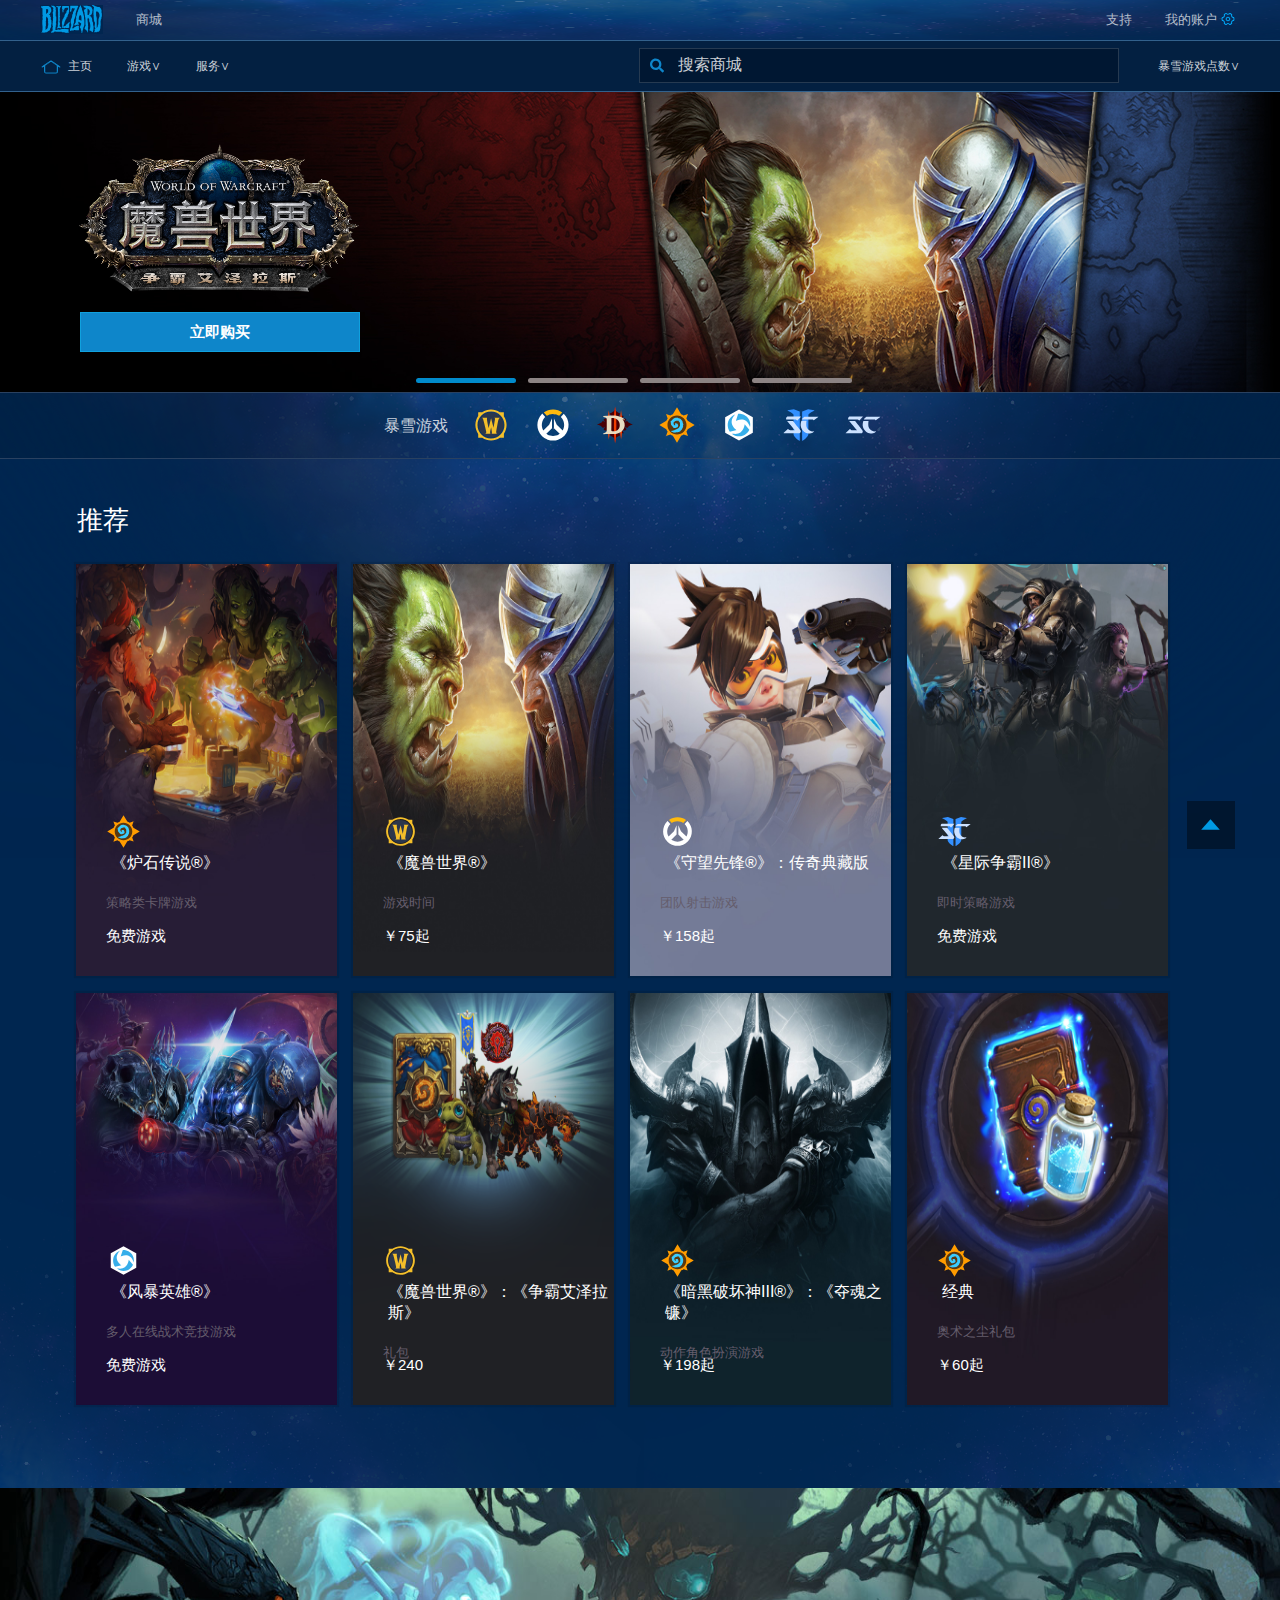
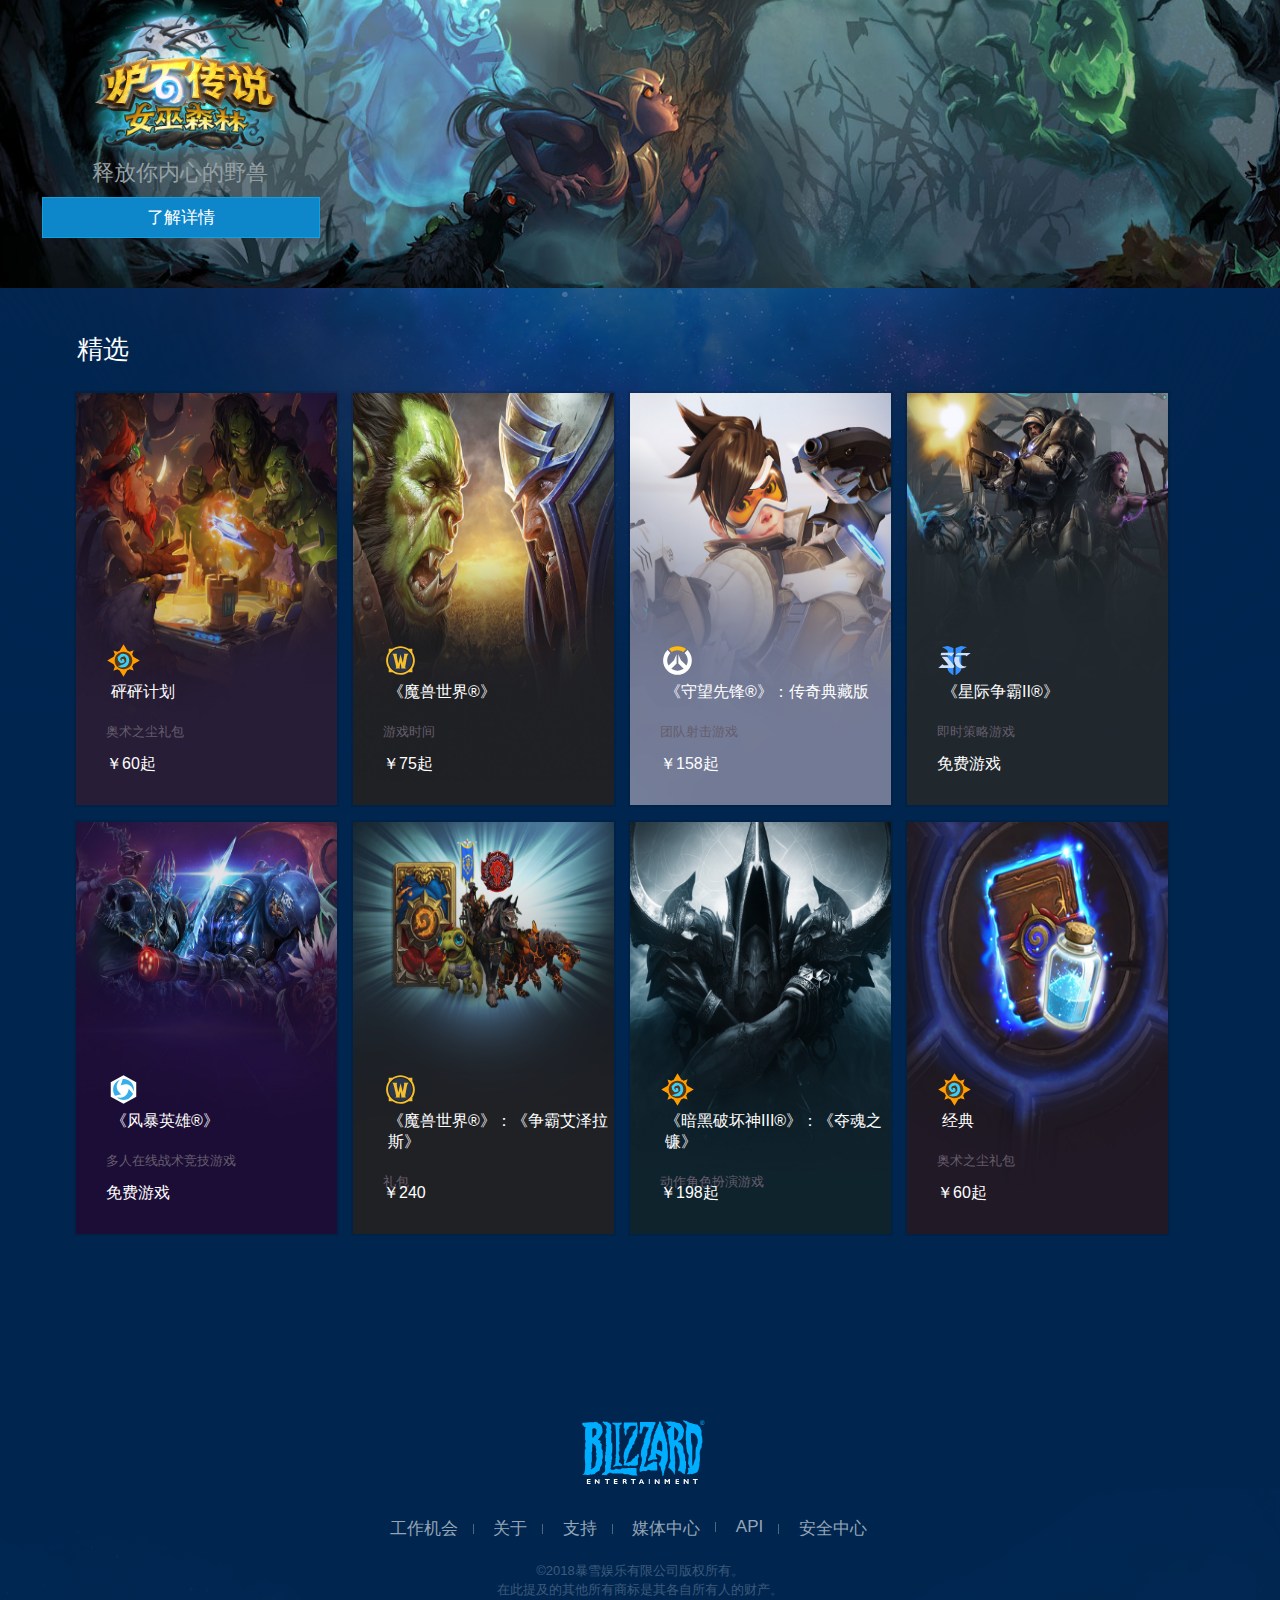
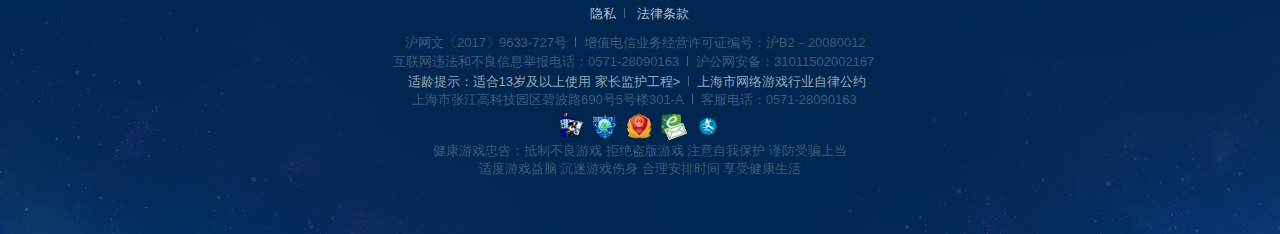
<file: html/index.html>
<!DOCTYPE html>
<html lang="en">
<head>
	<meta charset="UTF-8">
	<title>Document</title>
	<style type="text/css">
    .icon {
       width: 1em; height: 1em;
       vertical-align: -0.15em;
       fill: currentColor;
       overflow: hidden;
    }
</style>
	<link rel="stylesheet" href="../css/cssreset.css">
	<link rel="shortcut icon" href="../images/zhanwang.ico">
	<link rel="stylesheet" href="../css/index.css">
	<script src="../js/jquery-1.11.1.js"></script>
	<script src="../images/font_846342_7z6flgovdwo/iconfont.js"></script>
	<script src="../js/index.js"></script>
</head>
<body>
	<div class="wrapper" style="max-width: 1800px;min-width:1200px;margin:0 auto">
	    <header>
	    	<div class="top">
	    		<h1><img src="../images/logo.png" alt=""></h1>
	    		<a href="#">商城</a>
	    		<div class="top_right">
	    			<a href="#">支持</a>
	    			<a href="#" id="user" style="vertical-align: middle">我的账户
	    				<iframe src="../images/icon_ksopnzdc43n/31 设置.svg" width="20" height="20" frameborder=0  style="vertical-align: middle "> 
						</iframe>
	    			</a>
	    			<div id="sj"></div>
	    			<div class="sel">
	    				<ul>
	    					<li><input type="button" value="登录"></li>
	    					<li><iframe src="../images/icon_ksopnzdc43n/31 设置.svg" width="20" height="20" frameborder=0  style="vertical-align: middle "> 
						</iframe><a href="#">账户</a></li>
	    					<li><iframe src="../images/icon_ksopnzdc43n/31 设置.svg" width="20" height="20" frameborder=0  style="vertical-align: middle "> 
						</iframe><a href="#">免费注册</a></li>
	    				</ul>
	    			</div>
	    		</div>
	    	</div>
            <nav>
            	<div class="nav_left">
            		<img src="../images/home.png" alt="">
            		<ul id="n_l">
            			<li><a href="#">主页</a></li>
            			<li><a href="#" id="game">游戏&or;</a></li>
            			<li><a href="#" id="hel">服务&or;</a></li>
            		</ul>
            		<div class="play_nr">
	    				<h5>暴雪游戏</h5>
	    				<ul>
	    					<li><img src="../images/world-of-warcraft.svg" alt=""><a href="#">魔兽世界</a></li>
	    					<li><img src="../images/overwatch.svg" alt=""><a href="#">守望先锋</a></li>
	    					<li><img src="../images/diablo-iii.svg" alt=""><a href="#">暗黑破坏神III</a></li>
	    					<li><img src="../images/hearthstone.svg" alt=""><a href="#">炉石传说</a></li>
	    					<li><img src="../images/heroes-of-the-storm.svg" alt=""><a href="#">风暴英雄</a></li>
	    					<li><img src="../images/starcraft-ii.svg" alt=""><a href="#">星际争霸II</a></li>
	    					<li><img src="../images/starcraft-remastered.svg" alt=""><a href="#">星际争霸</a></li>
	    				</ul>
	    			</div>
	    			<div class="fw">
	    				<ul>
	    					<li><a href="#"><img src="../images/small-icon/2018-09-06_163537.png" alt="">战网昵称修改服务</a></li>
	    					<li><a href="#"><img src="../images/small-icon/2018-09-06_163621.png" alt="">暴雪嘉年华门票</a></li>
	    					<li><a href="#"><img src="../images/small-icon/2018-09-06_163648.png" alt="">使用兑换码 <img src="../images/small-icon/2018-09-06_164032.png" alt="" style="float:right;margin-left: 3px"></a></li>
	    				</ul>
	    			</div>
            	</div>
            	<div class="nav_right">
            		<input id="ss" type="text" placeholder="搜索商城">
            		<a href="#" id="rmb">暴雪游戏点数&or;</a>
					<div class="dians">
						<ul>
							<li><a href="#"><img src="../images/small-icon/2018-09-06_163648.png" alt="">充值点数</a></li>
							<li><a href="#"><img src="../images/small-icon/2018-09-06_163720.png" alt="">赠送点数</a></li>
							<li><a href="#"><img src="../images/small-icon/2018-09-06_163733.png" alt="">兑换点卡 <img src="../images/small-icon/2018-09-06_164032.png" alt="" style="float:right;margin-right:50px"></a></li>
							<li><a href="#"><img src="../images/small-icon/2018-09-06_163748.png" alt="">充值历史 <img src="../images/small-icon/2018-09-06_164032.png" alt="" style="float:right;margin-right:50px"></a></li>
							<li><a href="#"><img src="../images/small-icon/2018-09-06_163804.png" alt="">暴雪游戏点数帮助 <img src="../images/small-icon/2018-09-06_164032.png" alt="" style="float:right;margin-left: 3px"></a></li>
						</ul>
					</div>
            	</div>
            </nav>
	    </header>
	    <div class="banner_one">
	    	<ul id="ban">
	    		<li class="current">
	    			<img src="../images/mosou.png" alt="">
	    			<button>立即购买</button>
	    		</li>
	    		<li>
	    			<img src="../images/pong.png" alt="">
	    			<button>立即购买</button>
	    		</li>
	    		<li>
	    			<img src="../images/shouwang.png" alt="">
	    			<button>立即购买</button>
	    		</li>
	    		<li>
	    			<img src="../images/xingji.png" alt="">
	    			<button>立即购买</button>
	    		</li>
	    		<li>
	    			<img src="../images/mosou.png" alt="">
	    			<button>立即购买</button>
	    		</li>
	    	</ul>
	    	<div id="fot">
	    		<ul>
	    			<li></li>
	    			<li></li>
	    			<li></li>
	    			<li></li>
	    		</ul>
	    	</div>
	    	<span>
	    		<svg class="icon" aria-hidden="true">
   					 <use xlink:href="#icon-arrow-left"></use>
				</svg>
	    	</span>
	    	<span>
	    		<svg class="icon" aria-hidden="true">
   					 <use xlink:href="#icon-arrow-left-copy"></use>
				</svg>
	    	</span>
	    </div>
	    <div class="cont">
	    <div class="foot_h">	
	    	<h4>
	    		<ul>
	    			<span>暴雪游戏</span>
	    			<li><img src="../images/world-of-warcraft.svg" alt=""></li>
	    			<li><img src="../images/overwatch.svg" alt=""></li>
	    			<li><img src="../images/diablo-iii.svg" alt=""></li>
	    			<li><img src="../images/hearthstone.svg" alt=""></li>
	    			<li><img src="../images/heroes-of-the-storm.svg" alt=""></li>
	    			<li><img src="../images/starcraft-ii.svg" alt=""></li>
	    			<li><img src="../images/starcraft-remastered.svg" alt=""></li>
	    		</ul>
	    	</h4>
	    </div>
	    <h3 class="tui">推荐</h3>
	    <div class="games">
	    	<ul id="Games">
	    		<li>
	    			<img src="../images/hearthstone.svg" alt="">
	    			<h5>《炉石传说&reg;》</h5>
	    			<p>策略类卡牌游戏</p>
	    			<span>免费游戏</span>
	    		</li>
	    	</ul>
	    </div>
	  </div>
		<div class="gg">
			<div class="gg_left">
			<img src="../images/lushi.png" alt="">
			<h5>释放你内心的野兽</h5>
			<button>了解详情</button>
			</div>
			<div class="gg_right">
			<img  class="bh" src="../images/foreground-desktop.png" alt="">
			</div>
		</div>
		<div class="cont2">
			  <h3 class="tui2">精选</h3>
	    <div class="games2">
	    	<ul id="Games2">
	    		<li>
	    			<img src="../images/hearthstone.svg" alt="">
	    			<h5>砰砰计划</h5>
	    			<p>奥术之尘礼包</p>
	    			<span>￥60起</span>
	    		</li>
	    	</ul>
	    </div>
		</div>
		<div class="footer">
				<div class="footer_logo">
					<img src="../images/footer_logo.png" alt="">
				</div>
				<div class="change">
					<div class="change_link">
					<div class="link">
						<a href="#">工作机会</a>
					</div>
					<div class="link">
						<a href="#">关于</a>
					</div>
					<div class="link">
						<a href="#">支持</a>
					</div>
					<div class="link">
						<a href="#">媒体中心</a>
					</div>
					<div class="link">
						<a href="#">API</a>
					</div>
					<div class="link">
						<a href="#">安全中心</a>
					</div>
					</div>
				</div>
				<div class="txt1">©2018暴雪娱乐有限公司版权所有。</div>
				<div class="txt1">在此提及的其他所有商标是其各自所有人的财产。</div>
				<div class="txt2">
					<div class="double">
					<div class="one">
						<a href="#">隐私</a>
					</div>
					<div class="two">
						<a href="#">法律条款</a>
					</div>
					</div>
				</div>
				<div class="txt3">
					<div class="third">
						<div class="one"><a href="#">沪网文〔2017〕9633-727号</a></div>
						<div class="two"><a href="#">增值电信业务经营许可证编号：沪B2－20080012</a></div>
					</div>
				</div>
				<div class="txt4">
					<div class="four">
					<div class="one">互联网违法和不良信息举报电话：0571-28090163</div>
					<div class="two">沪公网安备：31011502002167</div>
					</div>
				</div>
				<div class="txt5">
					<div class="five">
					<div class="one"><a href="#">适龄提示：适合13岁及以上使用 家长监护工程></a></div>
					<div class="two"><a href="#">上海市网络游戏行业自律公约</a></div>
					</div>
				</div>
				<div class="txt6">
					<div class="six">
					<div class="one">上海市张江高科技园区碧波路690号5号楼301-A</div>
					<div class="two">客服电话：0571-28090163</div>
					</div>
				</div>
				<div class="footer_pic">
					<div class="pic">
					<img src="../images/footer_pic1.png" alt="">
					<img src="../images/footer_pic2.png" alt="">
					<img src="../images/footer_pic3.png" alt="">
					<img src="../images/footer_pic4.png" alt="">
					<img src="../images/footer_pic5.png" alt="">
					</div>
				</div>
				<div class="tips">健康游戏忠告：抵制不良游戏 拒绝盗版游戏 注意自我保护 谨防受骗上当</div>
				<div class="tips">适度游戏益脑 沉迷游戏伤身 合理安排时间 享受健康生活</div>
			</div>
			<div id="path">
				<img src="../images/sanjiao1.svg" alt="" width="25px">
			</div>




	  
	</div>
</body>
</html>
</file>
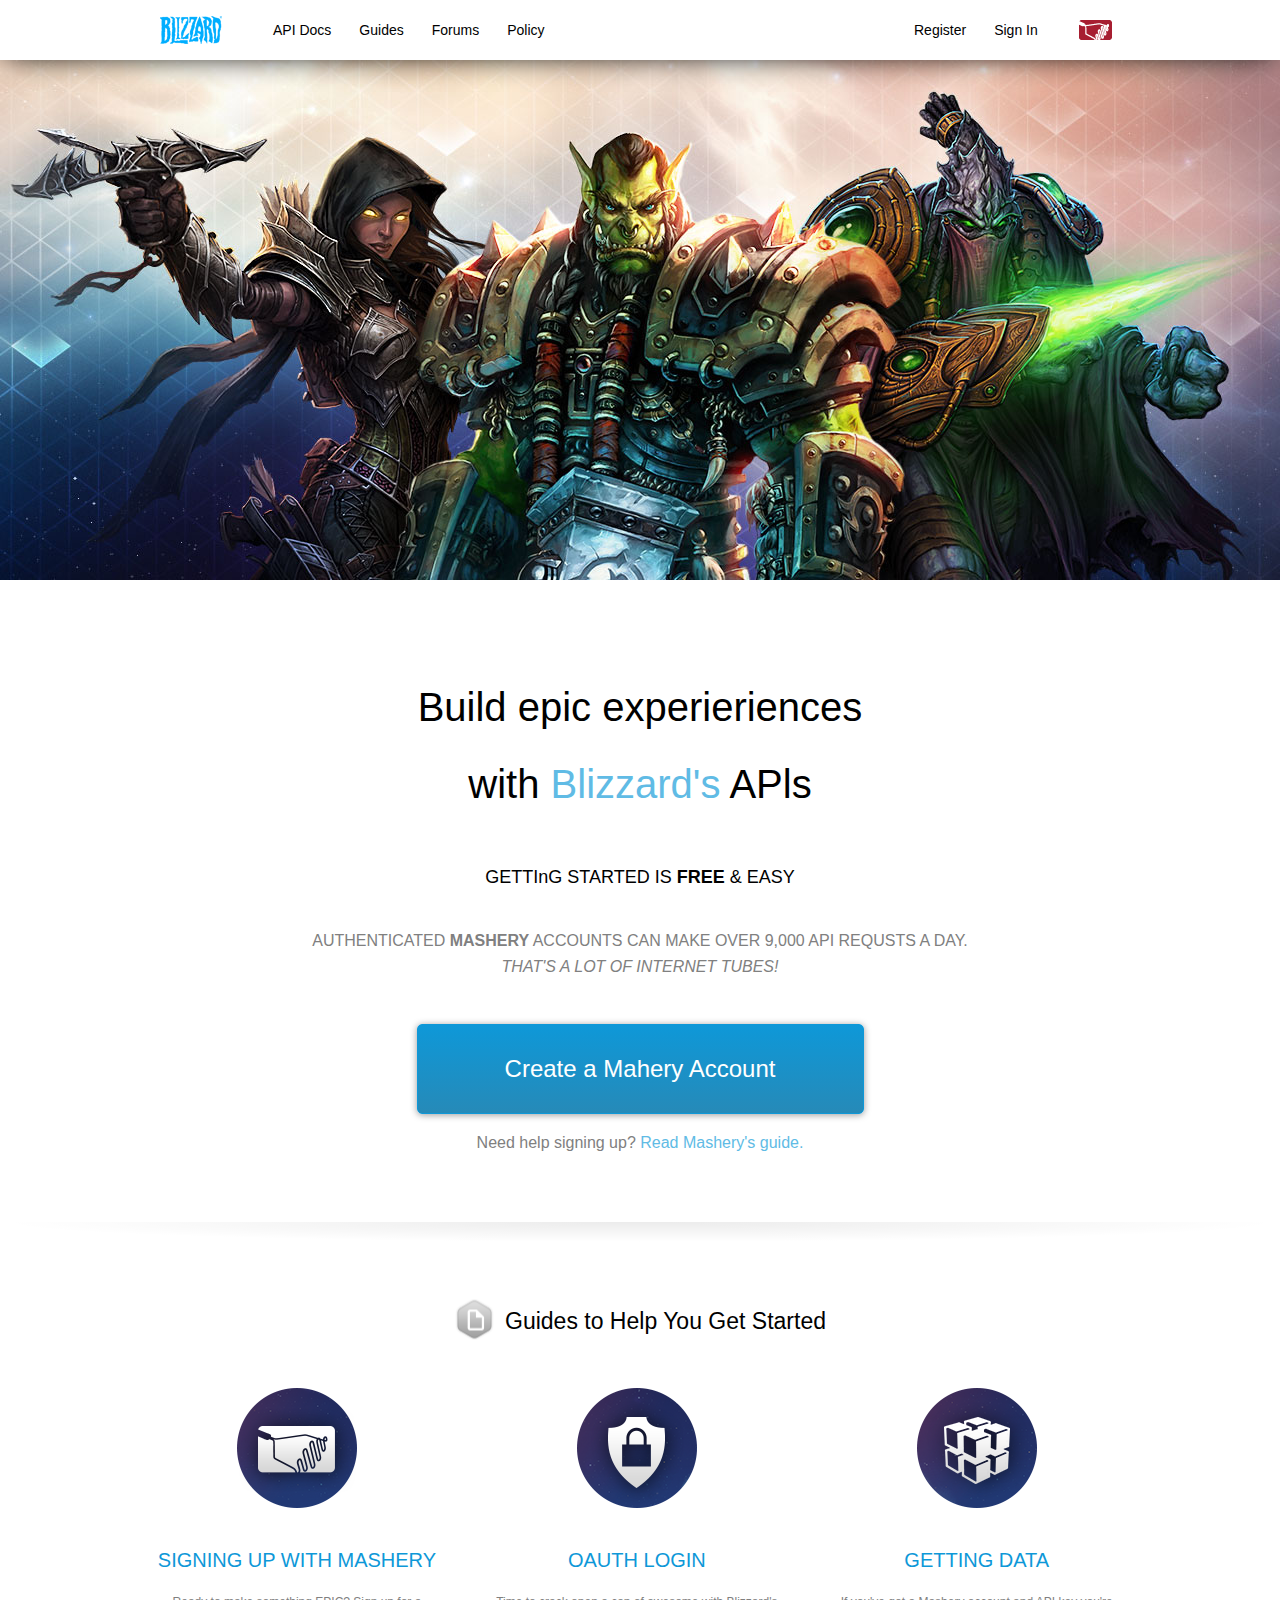
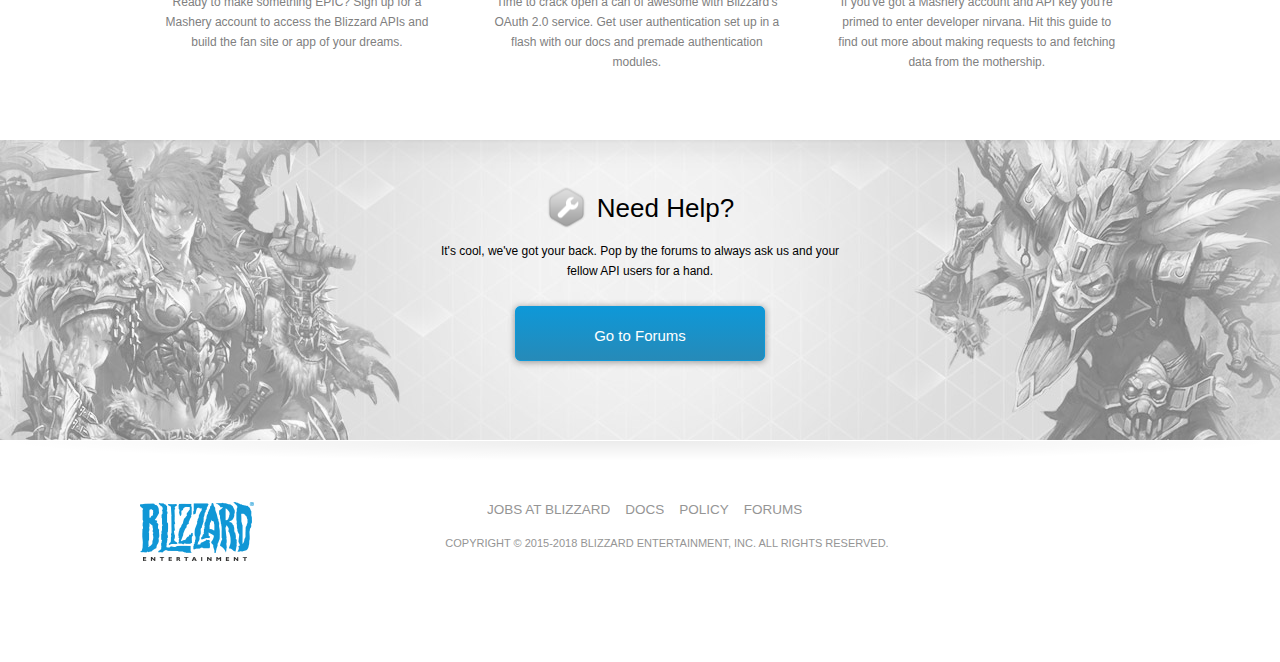
<file: html/API.html>
<!DOCTYPE html>
<html lang="en">
<head>
	<meta charset="UTF-8">
	<title>Document</title>
	<link rel="stylesheet" href="../css/cssreset.css">
	<link rel="shortcut icon" href="../images/zhanwang.ico">
	<link rel="stylesheet" href="../css/API.css">
</head>
<body>
	<div class="wrapper" style="max-width: 1800px;min-width:1200px;margin:0 auto">
		<header>
		    <h1></h1>
			<ul>
				<li><a href="#">API Docs</a></li>
				<li><a href="#">Guides</a></li>
				<li><a href="#">Forums</a></li>
				<li><a href="#">Policy</a></li>
			</ul>
				<h2></h2>
			<div class="h_right">
				<ul>
					<li><a href="#">Register</a></li>
					<li><a href="#">Sign In</a></li>
				</ul>

			</div>
		</header>
		<div class="banner">
		</div>
		<div class="conter">
			<h3>Build epic experieriences</h3>
			<h4>with <i>Blizzard's</i> APls</h4>
			<h5>GETTInG STARTED IS <strong style="font-weight:bold;">FREE</strong>   & EASY</h5>
			<p>AUTHENTICATED <strong style="font-weight:bold;">MASHERY</strong> ACCOUNTS CAN MAKE OVER 9,000 API REQUSTS A DAY.</p>
		    <p>THAT'S A LOT OF INTERNET TUBES!</p>
		    <button>Create a Mahery Account</button>
		    <h6>Need help signing up? <i>Read Mashery's guide.</i></h6>
		    <hr class="gradient">
		    <h2>Guides to Help You Get Started</h2>
		    <ul id="ss">
		    	<li>
		    		<img src="../images/guide-mashery-shadowless.png" alt="">
		    		<h4>SIGNING UP WITH MASHERY</h4>
		    		<p>Ready to make something EPIC? Sign up for a Mashery account to access the Blizzard APIs and build the fan site or app of your dreams.</p>
		    	</li>
		    	<li>
		    		<img src="../images/guide-auth-shadowless.png" alt="">
		    		<h4>OAUTH LOGIN</h4>
		    		<p>Time to crack open a can of awesome with Blizzard's OAuth 2.0 service. Get user authentication set up in a flash with our docs and premade authentication modules.</p>
		    	</li>
		    	<li>
		    		<img src="../images/guide-api-shadowless.png" alt="">
		    		<h4>GETTING DATA</h4>
		    		<p>If you've got a Mashery account and API key you're primed to enter developer nirvana. Hit this guide to find out more about making requests to and fetching data from the mothership.</p>
		    	</li>
		    </ul>
		</div>
		<div class="banner2">
			  <h2>Need Help?</h2>
			  <p>It's cool, we've got your back. Pop by the forums to always ask us and your fellow API users for a hand.</p>
			  <button>Go to Forums</button>
		</div>
		 <hr class="gradient">
		<footer>
			<img src="../images/blizzard-logo.png" alt="">
			<ul>
				<li><a href="#">JOBS AT BLIZZARD</a></li>
				<li><a href="#">DOCS</a></li>
				<li><a href="#">POLICY</a></li>
				<li><a href="#">FORUMS</a></li>
			</ul>
			<h6>Copyright © 2015-2018 Blizzard Entertainment, Inc. All rights reserved.</h6>
		</footer>


	</div>
</body>
</html>
</file>
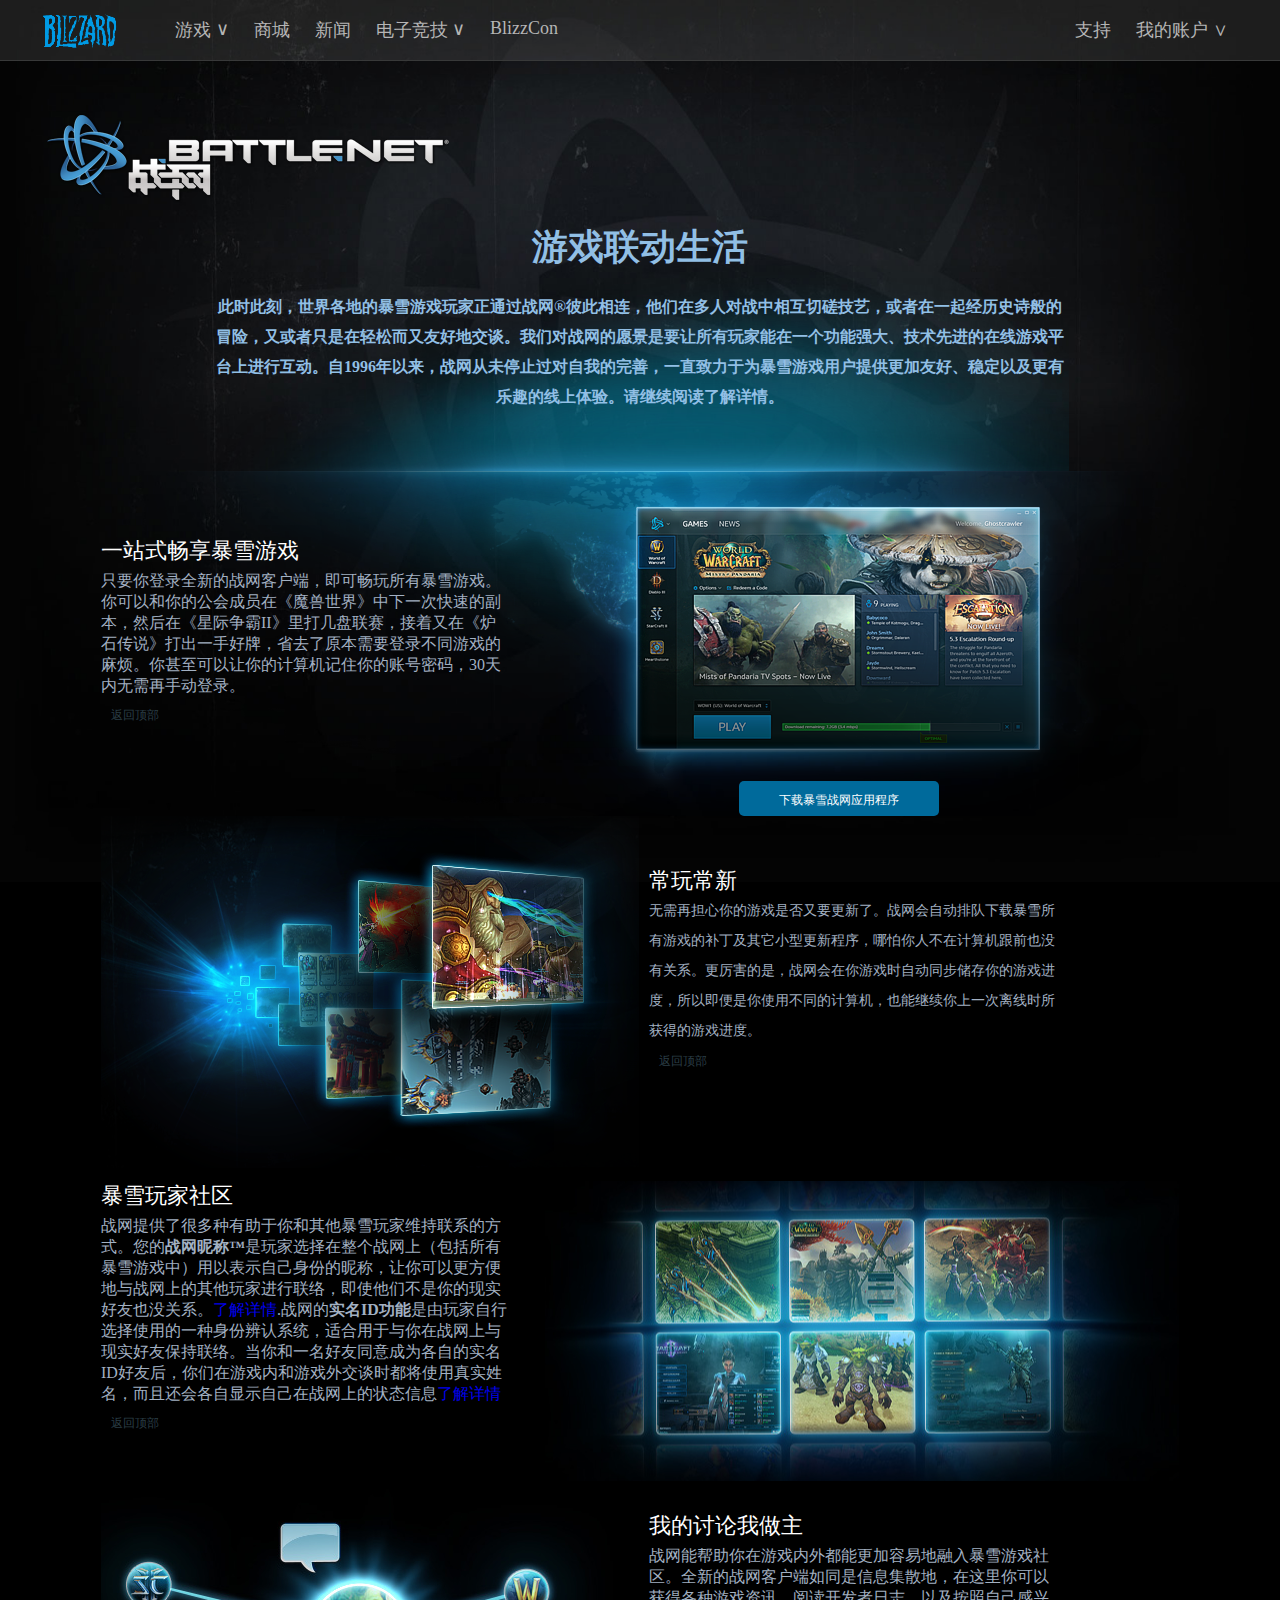
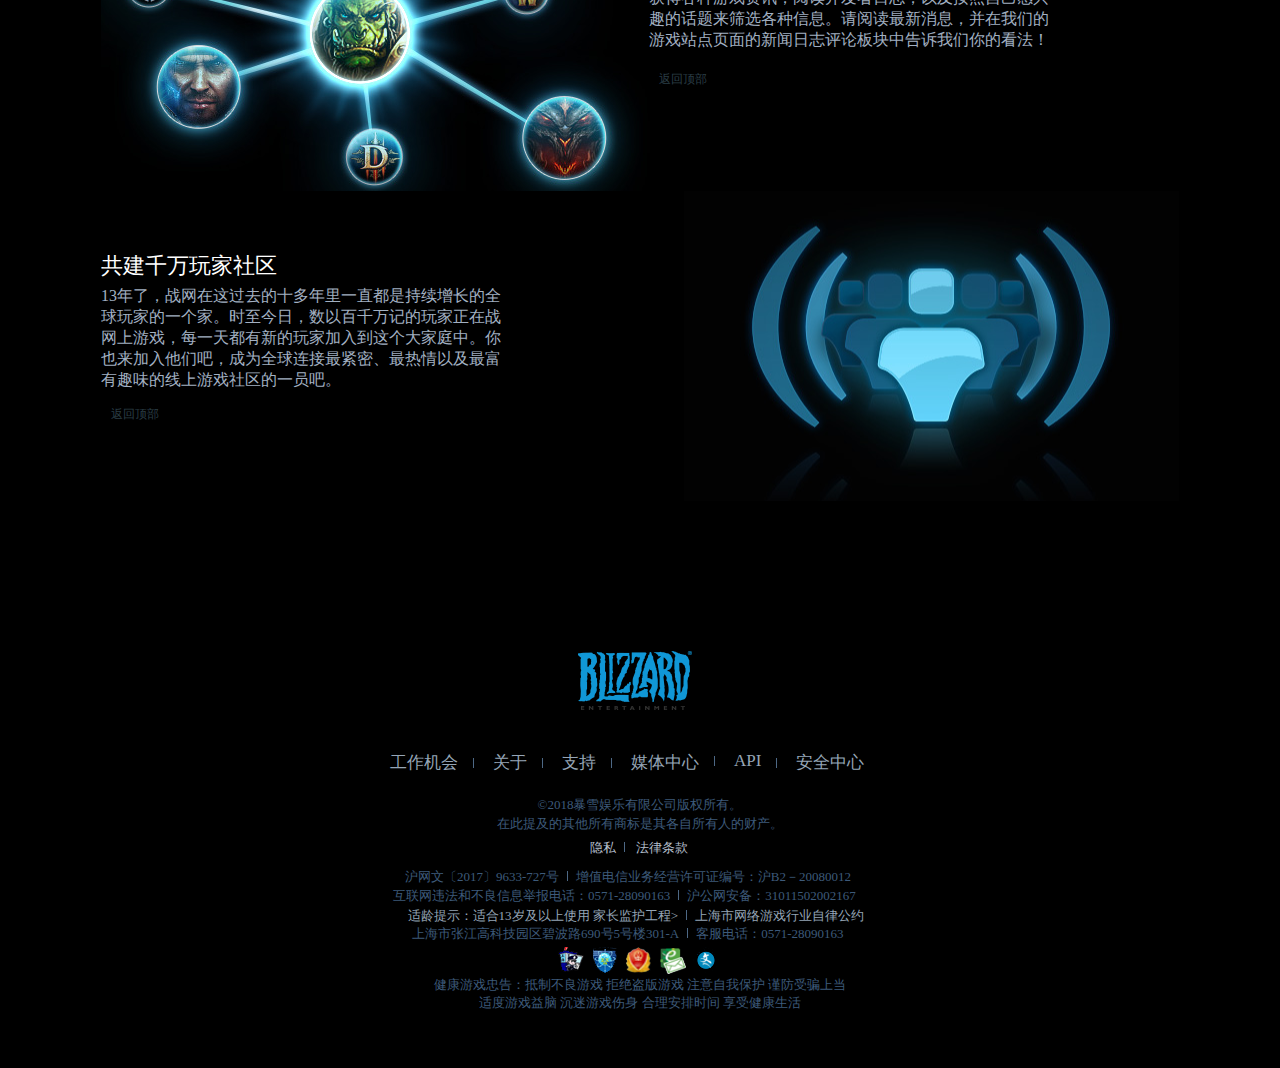
<file: html/know_that.html>
<!DOCTYPE html>
<html lang="en">
<head>
	<meta charset="UTF-8">
	<title>Document</title>
	<link rel="stylesheet" href="../css/know_that.css">
	<link rel="shortcut icon" href="../images/zhanwang.ico">
</head>
<body>
	<div class="wrapper" style="max-width: 1800px;min-width:1200px;margin:0 auto">
<nav class="nav">
<div class="title">
		<a href="#"><img src="../images/three_logo.png" alt=""></a>
		<div class="left">
			<ul>
				<li id="game"><a href="#">游戏&nbsp;<span>&or;</span></a></li>
				<li><a href="#">商城</a></li>
				<li><a href="#">新闻</a></li>
				<li id="play"><a href="#">电子竞技&nbsp;<span>&or;</span></a></li>
				<li><a href="#">BlizzCon</a></li>
			</ul>
		</div>
		<div class="right">
			<ul>
				<li><a href="#">支持</a></li>
				<li id="account"><a href="#">我的账户&nbsp;<span>&or;</span></a></li>
			</ul>
		</div>
		<div class="nav-bar">
			<div class="biao"></div>
			<div class="option">
				<div class="option_game">
					<a href="#"><img src="../images/card1.jpg" alt=""></a>
					<a href="#"><img src="../images/card2.jpg" alt=""></a>
					<a href="#"><img src="../images/card3.jpg" alt=""></a>
					<a href="#"><img src="../images/card4.jpg" alt=""></a>
					<a href="#"><img src="../images/card5.jpg" alt=""></a>
					<a href="#"><img src="../images/card6.jpg" alt=""></a>
					<a href="#"><img src="../images/card7.jpg" alt=""></a>
				</div>
			</div>
			<div class="section">
				<ul>
					<li><img src="../images/ac.png" alt=""><a href="#">更多游戏</a></li>
					<li><img src="../images/ab.png" alt=""><a href="#">战网应用</a></li>
					<li><img src="../images/ad.png" alt=""><a href="#">下载</a></li>
					<li><img src="../images/ae.png" alt=""><a href="#">游戏论坛</a></li>
				</ul>
			</div>
		</div>
		<div class="nav-bar2">
		<div class="biao2"></div>
			<div class="option2">
				<ul>
					<li><img src="../images/esports1.png" alt=""><a href="#">守望先锋电竞官网</a></li>
					<li><img src="../images/esports2.png" alt=""><a href="#">炉石传说黄金系列赛</a></li>
					<li><img src="../images/esports3.png" alt=""><a href="#">HGC黄金风暴联赛</a></li>
					<li><img src="../images/esports4.png" alt=""><a href="#">星际争霸黄金职业联赛</a></li>
					<li><img src="../images/esports5.png" alt=""><a href="#">魔兽争霸III黄金联赛</a></li>
				</ul>
			</div>
			<div class="section2">
					<img src="../images/jb.png" alt=""></img>
					<a href="#">申请暴雪电竞赛事授权</a>
			</div>
			</div>
			<div class="option3">
			<div class="biao3"></div>
			<div class="sel">
	    			<ul>
	    				<li><input type="button" value="登录"></li>
	    				<li><iframe src="../images/icon_ksopnzdc43n/31 设置.svg" width="20" height="20"frameborder=0  style="vertical-align: middle "> 
					</iframe><a href="#">账户</a></li>
	    				<li><img src="../images/zc.png" width="20" height="20" frameborder=0  style=vertical-align: middle "></img><a href="set_up.html">免费注册</a></li>
	    			</ul>
	    			</div>
	    	</div>
		</div>
		
	</nav>
<section>
	<div class="header"></div>
	<div class="what">
		<div class="cell" id="one">
			<h2>游戏联动生活</h2>
			<p>此时此刻，世界各地的暴雪游戏玩家正通过战网®彼此相连，他们在多人对战中相互切磋技艺，或者在一起经历史诗般的冒险，又或者只是在轻松而又友好地交谈。我们对战网的愿景是要让所有玩家能在一个功能强大、技术先进的在线游戏平台上进行互动。自1996年以来，战网从未停止过对自我的完善，一直致力于为暴雪游戏用户提供更加友好、稳定以及更有乐趣的线上体验。请继续阅读了解详情。</p>
		</div>
		<div class="cell" id="two">
			<h2>一站式畅享暴雪游戏</h2>
			<p>只要你登录全新的战网客户端，即可畅玩所有暴雪游戏。你可以和你的公会成员在《魔兽世界》中下一次快速的副本，然后在《星际争霸II》里打几盘联赛，接着又在《炉石传说》打出一手好牌，省去了原本需要登录不同游戏的麻烦。你甚至可以让你的计算机记住你的账号密码，30天内无需再手动登录。</p>
			<a href="#">返回顶部</a>
			<span>下载暴雪战网应用程序</span>
		</div>
		<div class="cell" id="three">
		<div class="content">
			<h2>常玩常新</h2>
			<p>无需再担心你的游戏是否又要更新了。战网会自动排队下载暴雪所有游戏的补丁及其它小型更新程序，哪怕你人不在计算机跟前也没有关系。更厉害的是，战网会在你游戏时自动同步储存你的游戏进度，所以即便是你使用不同的计算机，也能继续你上一次离线时所获得的游戏进度。</p>
			<a href="#">返回顶部</a>
			</div>
		</div>
		<div class="cell" id="four">
			<div class="content2">
				<h2>暴雪玩家社区</h2>
				<p>战网提供了很多种有助于你和其他暴雪玩家维持联系的方式。您的<b>战网昵称™</b>是玩家选择在整个战网上（包括所有暴雪游戏中）用以表示自己身份的昵称，让你可以更方便地与战网上的其他玩家进行联络，即使他们不是你的现实好友也没关系。<a href="#">了解详情</a>.战网的<b>实名ID功能</b>是由玩家自行选择使用的一种身份辨认系统，适合用于与你在战网上与现实好友保持联络。当你和一名好友同意成为各自的实名ID好友后，你们在游戏内和游戏外交谈时都将使用真实姓名，而且还会各自显示自己在战网上的状态信息<a href="#">了解详情</a></p>
				<a href="#" class="fanhui">返回顶部</a>
			</div>
		</div>
		<div class="cell" id="five">
			<div class="content3">
				<h2>我的讨论我做主</h2>
				<p>战网能帮助你在游戏内外都能更加容易地融入暴雪游戏社区。全新的战网客户端如同是信息集散地，在这里你可以获得各种游戏资讯，阅读开发者日志，以及按照自己感兴趣的话题来筛选各种信息。请阅读最新消息，并在我们的游戏站点页面的新闻日志评论板块中告诉我们你的看法！</p>
				<a href="#">返回顶部</a>
			</div>
		</div>
		<div class="cell" id="six">
			<div class="content4">
				<h2>共建千万玩家社区</h2>
				<p>13年了，战网在这过去的十多年里一直都是持续增长的全球玩家的一个家。时至今日，数以百千万记的玩家正在战网上游戏，每一天都有新的玩家加入到这个大家庭中。你也来加入他们吧，成为全球连接最紧密、最热情以及最富有趣味的线上游戏社区的一员吧。</p>
				<a href="#">返回顶部</a>
			</div>
		</div>
	</div>
</section>
			<div class="footer">
				<div class="footer_logo">
					<img src="../images/blizzard-logo.png" alt="">
				</div>
				<div class="change">
					<div class="change_link">
					<div class="link">
						<a href="job_change.html">工作机会</a>
					</div>
					<div class="link">
						<a href="know_that.html">关于</a>
					</div>
					<div class="link">
						<a href="#">支持</a>
					</div>
					<div class="link">
						<a href="#">媒体中心</a>
					</div>
					<div class="link">
						<a href="#">API</a>
					</div>
					<div class="link">
						<a href="#">安全中心</a>
					</div>
					</div>
				</div>
				<div class="txt1">©2018暴雪娱乐有限公司版权所有。</div>
				<div class="txt1">在此提及的其他所有商标是其各自所有人的财产。</div>
				<div class="txt2">
					<div class="double">
					<div class="one">
						<a href="#">隐私</a>
					</div>
					<div class="two">
						<a href="#">法律条款</a>
					</div>
					</div>
				</div>
				<div class="txt3">
					<div class="third">
						<div class="one"><a href="#">沪网文〔2017〕9633-727号</a></div>
						<div class="two"><a href="#">增值电信业务经营许可证编号：沪B2－20080012</a></div>
					</div>
				</div>
				<div class="txt4">
					<div class="four">
					<div class="one">互联网违法和不良信息举报电话：0571-28090163</div>
					<div class="two">沪公网安备：31011502002167</div>
					</div>
				</div>
				<div class="txt5">
					<div class="five">
					<div class="one"><a href="#">适龄提示：适合13岁及以上使用 家长监护工程></a></div>
					<div class="two"><a href="#">上海市网络游戏行业自律公约</a></div>
					</div>
				</div>
				<div class="txt6">
					<div class="six">
					<div class="one">上海市张江高科技园区碧波路690号5号楼301-A</div>
					<div class="two">客服电话：0571-28090163</div>
					</div>
				</div>
				<div class="footer_pic">
					<div class="pic">
					<img src="../images/footer_pic1.png" alt="">
					<img src="../images/footer_pic2.png" alt="">
					<img src="../images/footer_pic3.png" alt="">
					<img src="../images/footer_pic4.png" alt="">
					<img src="../images/footer_pic5.png" alt="">
					</div>
				</div>
				<div class="tips">健康游戏忠告：抵制不良游戏 拒绝盗版游戏 注意自我保护 谨防受骗上当</div>
				<div class="tips">适度游戏益脑 沉迷游戏伤身 合理安排时间 享受健康生活</div>
			</div>
	</div>
	<script src="../js/jquery-1.11.1.js"></script>
	<script src="../js/my2.js"></script>
</body>
</html>
</file>
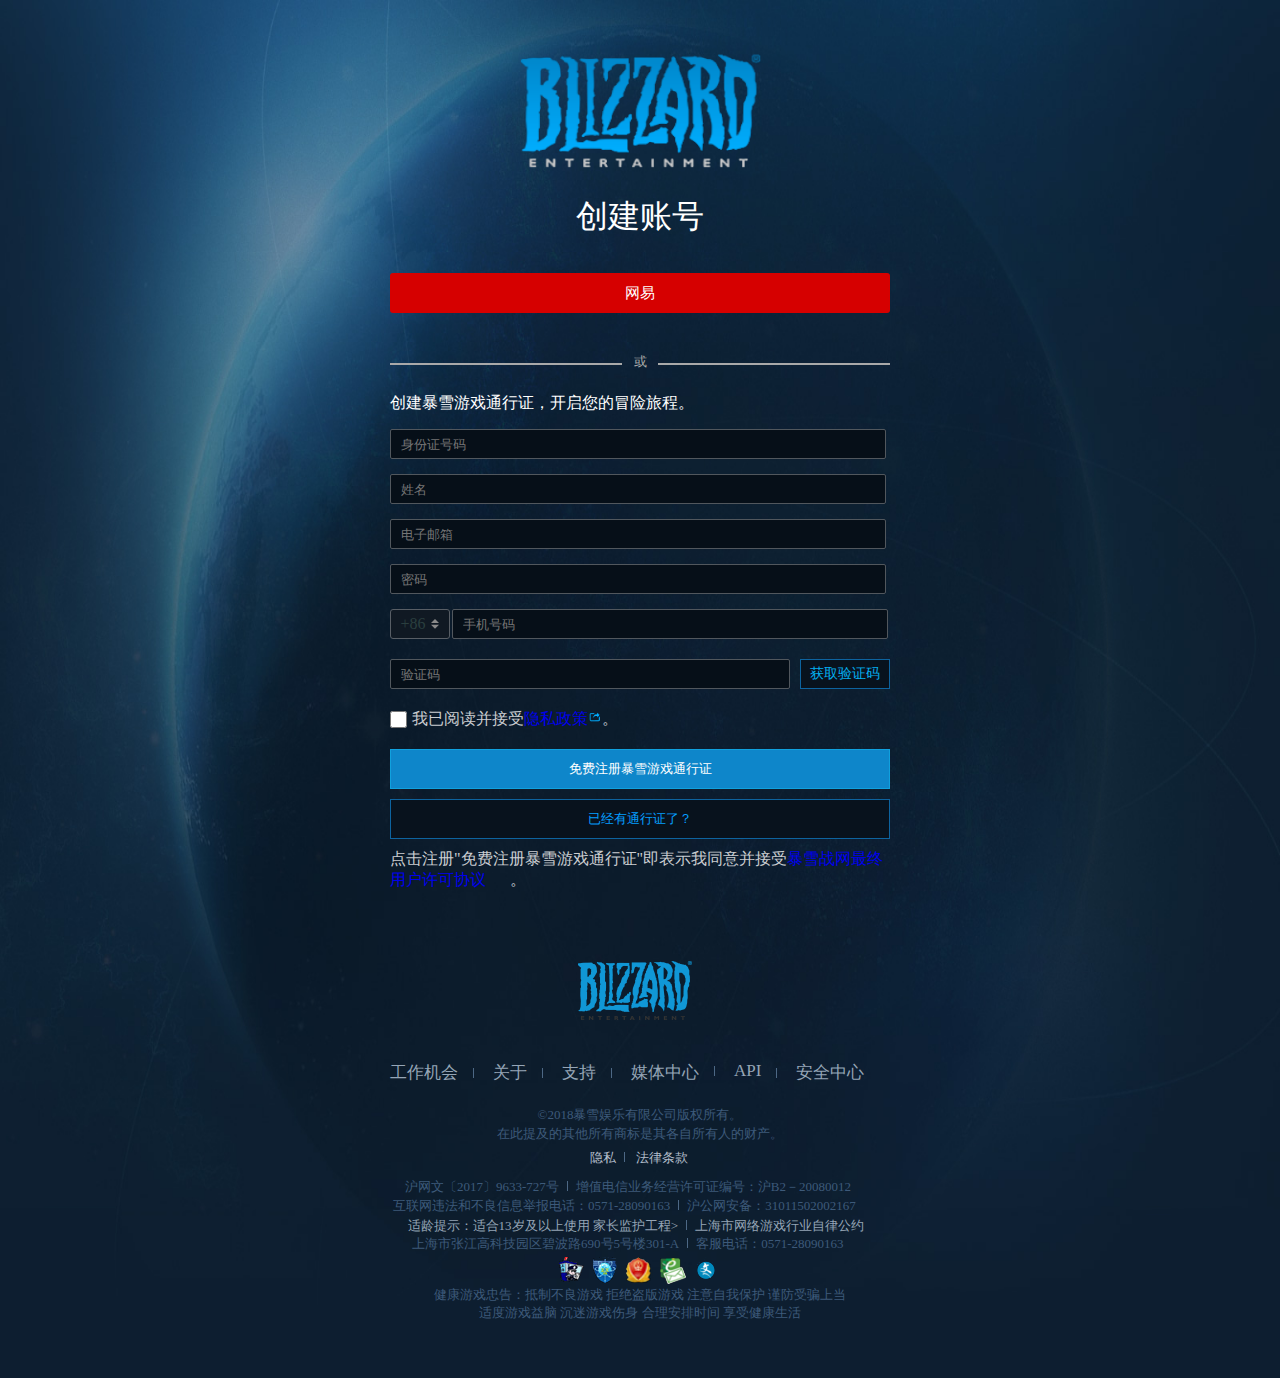
<file: html/set_up.html>
<!DOCTYPE html>
<html lang="en">
    <head>
        <meta charset="utf-8">
        <link rel="stylesheet" href="../css/set_up.css">
        <link rel="shortcut icon" href="../images/zhanwang.ico">
        <script src="../js/jquery-1.11.1.js"></script>
        <script src='../js/my3.js'></script>
    </head>
    <body>
    <div class="wrapper">
    	<div class="content">
    		<div class="logo">
    			<img src="../images/setup_logo.png" alt="">
    		</div>
    		<div class="text">
    			<div class="title"><h1>创建账号</h1></div>
				<div class="wy"><span class="sp1">网易</span></div>
				<div class="or">
					<span>或</span>
					<hr class="left">
					<hr class="right">
				</div>
				<p>创建暴雪游戏通行证，开启您的冒险旅程。</p>
				<form action="">
					<input type="" placeholder="身份证号码">
					<input type="text" placeholder="姓名">
					<input type="text" placeholder="电子邮箱">
					<input type="text" placeholder="密码">
					<div class="number">
						<span>+86 <img src="../images/shangxai1.svg" alt="" width="10px"></span>
						<input type="text" placeholder="手机号码">
					</div>
					<div class="yzm">
						<input type="text" placeholder="验证码">
						<span>获取验证码</span>
					</div>
					<div class="gx">
						<input type="checkbox">
						<span>我已阅读并接受<a href="#">隐私政策<img src="../images/shenqing.png" alt="" width="14px"></a>。</span>
					</div>
					<button class="btn1">免费注册暴雪游戏通行证</button>
					<button class="btn2">已经有通行证了？</button>
					<div class="bottom">
						点击注册"免费注册暴雪游戏通行证"即表示我同意并接受<a href="#">暴雪战网最终用户许可协议</a>&nbsp;&nbsp;&nbsp;&nbsp;&nbsp;&nbsp;。
					</div>
				</form>
    		</div>
    		<div class="footer">
				<div class="footer_logo">
					<img src="../images/blizzard-logo.png" alt="">
				</div>
				<div class="change">
					<div class="change_link">
					<div class="link">
						<a href="job_change.html">工作机会</a>
					</div>
					<div class="link">
						<a href="know_that.html">关于</a>
					</div>
					<div class="link">
						<a href="#">支持</a>
					</div>
					<div class="link">
						<a href="#">媒体中心</a>
					</div>
					<div class="link">
						<a href="#">API</a>
					</div>
					<div class="link">
						<a href="#">安全中心</a>
					</div>
					</div>
				</div>
				<div class="txt1">©2018暴雪娱乐有限公司版权所有。</div>
				<div class="txt1">在此提及的其他所有商标是其各自所有人的财产。</div>
				<div class="txt2">
					<div class="double">
					<div class="one">
						<a href="#">隐私</a>
					</div>
					<div class="two">
						<a href="#">法律条款</a>
					</div>
					</div>
				</div>
				<div class="txt3">
					<div class="third">
						<div class="one"><a href="#">沪网文〔2017〕9633-727号</a></div>
						<div class="two"><a href="#">增值电信业务经营许可证编号：沪B2－20080012</a></div>
					</div>
				</div>
				<div class="txt4">
					<div class="four">
					<div class="one">互联网违法和不良信息举报电话：0571-28090163</div>
					<div class="two">沪公网安备：31011502002167</div>
					</div>
				</div>
				<div class="txt5">
					<div class="five">
					<div class="one"><a href="#">适龄提示：适合13岁及以上使用 家长监护工程></a></div>
					<div class="two"><a href="#">上海市网络游戏行业自律公约</a></div>
					</div>
				</div>
				<div class="txt6">
					<div class="six">
					<div class="one">上海市张江高科技园区碧波路690号5号楼301-A</div>
					<div class="two">客服电话：0571-28090163</div>
					</div>
				</div>
				<div class="footer_pic">
					<div class="pic">
					<img src="../images/footer_pic1.png" alt="">
					<img src="../images/footer_pic2.png" alt="">
					<img src="../images/footer_pic3.png" alt="">
					<img src="../images/footer_pic4.png" alt="">
					<img src="../images/footer_pic5.png" alt="">
					</div>
				</div>
				<div class="tips">健康游戏忠告：抵制不良游戏 拒绝盗版游戏 注意自我保护 谨防受骗上当</div>
				<div class="tips">适度游戏益脑 沉迷游戏伤身 合理安排时间 享受健康生活</div>
			</div>
    	</div>
    </div>
    </body>
</html>
</file>
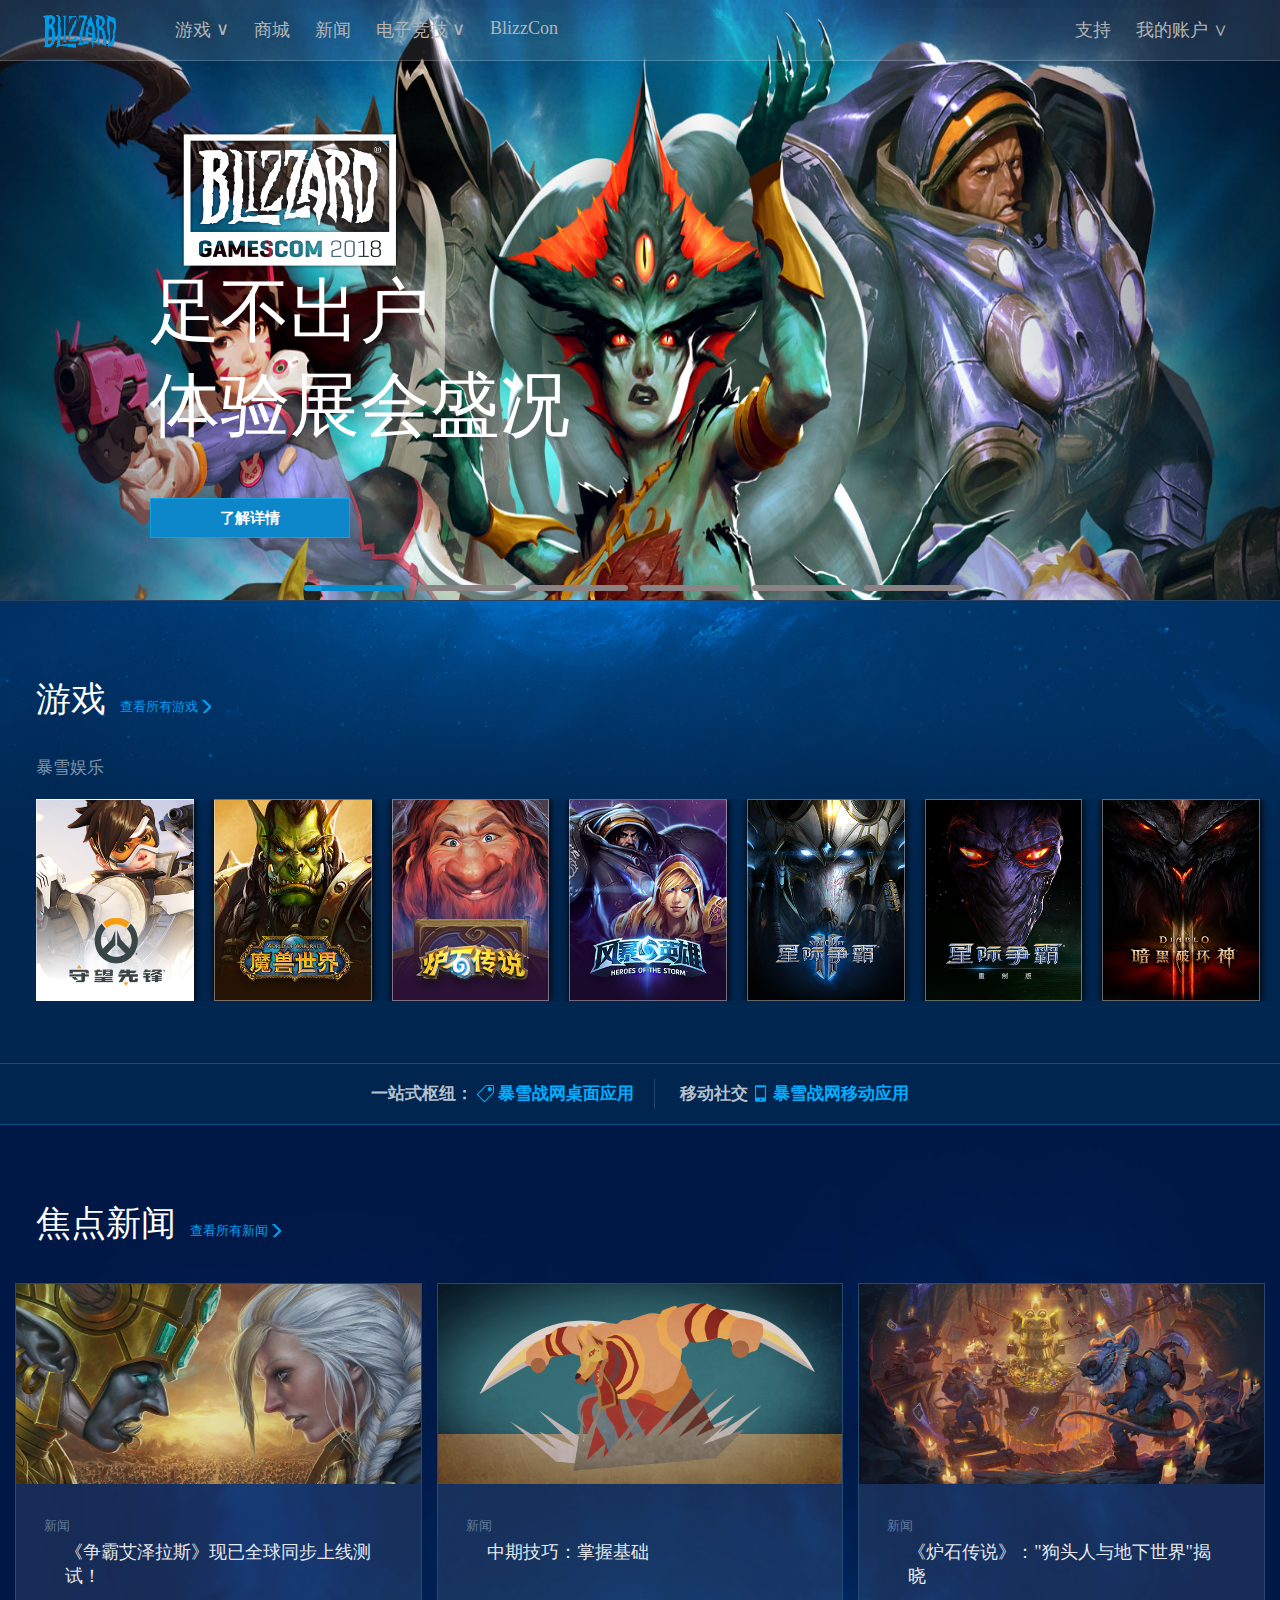
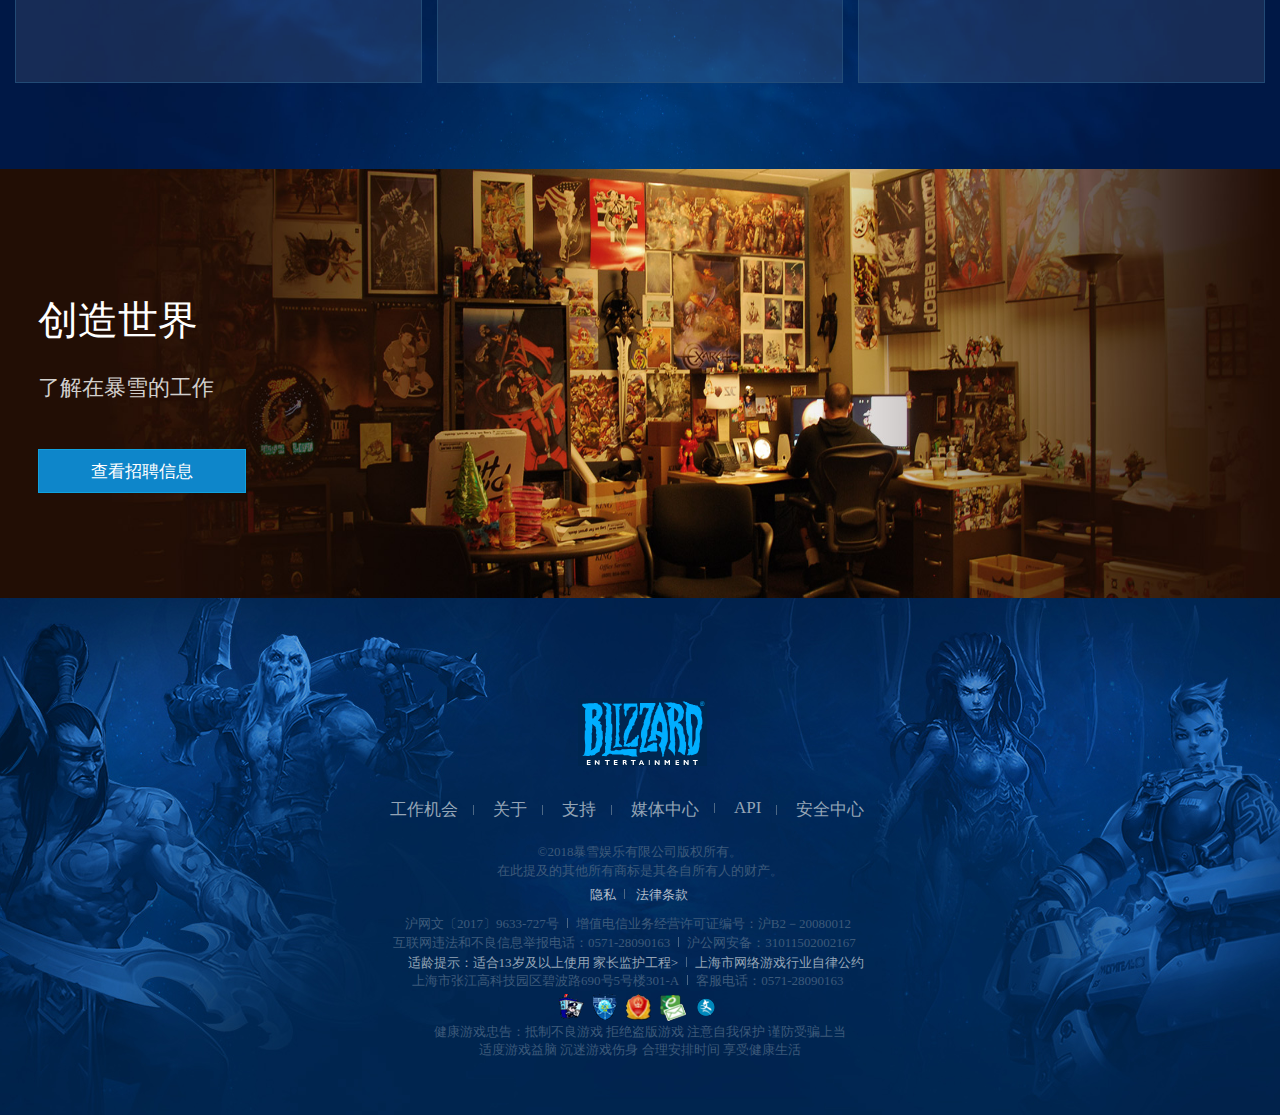
<file: html/shop.html>
<!DOCTYPE html>
<html lang="en">
<head>
	<meta charset="UTF-8">
	<title>Document</title>
	<style type="text/css">
    .icon {
       width: 1em; height: 1em;
       vertical-align: -0.15em;
       fill: currentColor;
       overflow: hidden;
    }
</style>
	<link rel="stylesheet" href="../css/cssreset.css">
	<link rel="shortcut icon" href="../images/zhanwang.ico">
	<link rel="stylesheet" href="../css/shop.css">
	<script src="../js/jquery-1.11.1.js"></script>
	<script src="../images/font_846342_7z6flgovdwo/iconfont.js"></script>
	<script src="../js/shop.js"></script>
	<script src="../js/my2.js"></script>
</head> 
<body>

	<div class="wrapper" style="max-width: 1800px;min-width:1200px;margin:0 auto">
			<nav class="nav">
<div class="title">
		<a href="#"><img src="../images/three_logo.png" alt=""></a>
		<div class="left">
			<ul>
				<li id="game"><a href="#">游戏&nbsp;<span>&or;</span></a></li>
				<li><a href="#">商城</a></li>
				<li><a href="#">新闻</a></li>
				<li id="play"><a href="#">电子竞技&nbsp;<span>&or;</span></a></li>
				<li><a href="#">BlizzCon</a></li>
			</ul>
		</div>
		<div class="right">
			<ul>
				<li><a href="#">支持</a></li>
				<li id="account"><a href="#">我的账户&nbsp;<span>&or;</span></a></li>
			</ul>
		</div>
		<div class="nav-bar">
			<div class="biao"></div>
			<div class="option">
				<div class="option_game">
					<a href="#"><img src="../images/card1.jpg" alt=""></a>
					<a href="#"><img src="../images/card2.jpg" alt=""></a>
					<a href="#"><img src="../images/card3.jpg" alt=""></a>
					<a href="#"><img src="../images/card4.jpg" alt=""></a>
					<a href="#"><img src="../images/card5.jpg" alt=""></a>
					<a href="#"><img src="../images/card6.jpg" alt=""></a>
					<a href="#"><img src="../images/card7.jpg" alt=""></a>
				</div>
			</div>
			<div class="section">
				<ul>
					<li><img src="../images/ac.png" alt=""><a href="#">更多游戏</a></li>
					<li><img src="../images/ab.png" alt=""><a href="#">战网应用</a></li>
					<li><img src="../images/ad.png" alt=""><a href="#">下载</a></li>
					<li><img src="../images/ae.png" alt=""><a href="#">游戏论坛</a></li>
				</ul>
			</div>
		</div>
		<div class="nav-bar2">
		<div class="biao2"></div>
			<div class="option2">
				<ul>
					<li><img src="../images/esports1.png" alt=""><a href="#">守望先锋电竞官网</a></li>
					<li><img src="../images/esports2.png" alt=""><a href="#">炉石传说黄金系列赛</a></li>
					<li><img src="../images/esports3.png" alt=""><a href="#">HGC黄金风暴联赛</a></li>
					<li><img src="../images/esports4.png" alt=""><a href="#">星际争霸黄金职业联赛</a></li>
					<li><img src="../images/esports5.png" alt=""><a href="#">魔兽争霸III黄金联赛</a></li>
				</ul>
			</div>
			<div class="section2">
					<img src="../images/jb.png" alt=""></img>
					<a href="#">申请暴雪电竞赛事授权</a>
			</div>
			</div>
			<div class="option3">
			<div class="biao3"></div>
			<div class="sel">
	    			<ul>
	    				<li><input type="button" value="登录"></li>
	    				<li><iframe src="../images/icon_ksopnzdc43n/31 设置.svg" width="20" height="20"frameborder=0  style="vertical-align: middle "> 
					</iframe><a href="#">账户</a></li>
	    				<li><img src="../images/zc.png" width="20" height="20" frameborder=0  style=vertical-align: middle "></img><a href="#">免费注册</a></li>
	    			</ul>
	    			</div>
	    	</div>
		</div>
		
	</nav>
		    <div class="banner_one">
	    	<ul id="ban">
	    		<li>
	    			<img src="../images/logo2.png" alt="">
	    			<p>足不出户<br>体验展会盛况</p>
	    			<button>了解详情</button>
	    		</li>
	    		<li>
	    			<img src="../images/mosou.png" alt="">
	    			<p>加入战斗！</p>
	    			<button>了解详情</button>
	    		</li>
	    		<li>
	    			<img src="../images/shouwang.png" alt="">
	    			<p>2018夏季运动会<br>现已开始</p>
	    			<button>了解详情</button>
	    		</li>
	    		<li>
	    			<img src="../images/pong.png" alt="">
	    			<p>加入砰砰实验团队！</p>
	    			<button>了解详情</button>
	    		</li>
	    		<li>
	    			<img src="../images/0450RFRJFWKU1531465205821.png" alt="">
	    			<p>暗黑破坏神III登录任天堂SWITCH</p>
	    			<button>了解详情</button>
	    		</li>
	    		<li>
	    			<img src="../images/shouwang.png" alt="">
	    			<p>"破坏球"加入战斗！</p>
	    			<button>了解详情</button>
	    		</li>
	    	</ul>
	    	<div id="fot">
	    		<ul>
	    			<li><div class="fot_s"></div></li>
	    			<li><div class="fot_s"></div></li>
	    			<li><div class="fot_s"></div></li>
	    			<li><div class="fot_s"></div></li>
	    			<li><div class="fot_s"></div></li>
	    			<li><div class="fot_s"></div></li>
	    		</ul>
	    	</div>
	    	<span >
	    		<svg class="icon" aria-hidden="true">
   					 <use xlink:href="#icon-arrow-left"></use>
				</svg>
	    	</span>
	    	<span >
	    		<svg class="icon" aria-hidden="true">
   					 <use xlink:href="#icon-arrow-left-copy"></use>
				</svg>
	    	</span>
	    </div>
		<div class="conter">
			<h3>游戏<a href="#">查看所有游戏<svg class="icon" aria-hidden="true">
   					 <use xlink:href="#icon-arrow-left-copy"></use>
				</svg></a></h3>
			<h4>暴雪娱乐</h4>
			<div class="youxi">
				<ul>
					<li>
						<div class="buy">
							<button>搜索</button>
							<h5><svg class="icon" aria-hidden="true">
   					 		<use xlink:href="#icon-kongbaigouwuche"></use>
							</svg>立即购买
							</h5>
						</div>
					</li>
					<li>
						<div class="buy">
						<button>探索</button>
							<h5><svg class="icon" aria-hidden="true">
   					 		<use xlink:href="#icon-kongbaigouwuche"></use>
							</svg>立即购买
							</h5>
							<h5><svg class="icon" aria-hidden="true">
   					 		<use xlink:href="#icon-shubiao"></use>
							</svg>免费试玩
							</h5>
						</div>
					</li>
					<li>
						<div class="buy">
						<button>探索</button>
							<h5><svg class="icon" aria-hidden="true">
   					 		<use xlink:href="#icon-shubiao"></use>
							</svg>免费试玩
							</h5>
						</div>
						</li>
					<li>
						<div class="buy">
						<button>探索</button>
							<h5><svg class="icon" aria-hidden="true">
   					 		<use xlink:href="#icon-shubiao"></use>
							</svg>免费试玩
							</h5>
						</div>
					</li>
					<li>
						<div class="buy">
						<button>探索</button>
							<h5><svg class="icon" aria-hidden="true">
   					 		<use xlink:href="#icon-shubiao"></use>
							</svg>免费试玩
							</h5>
						</div>
					</li>
					<li>
						<div class="buy">
						<button>探索</button>
							<h5><svg class="icon" aria-hidden="true">
   					 		<use xlink:href="#icon-kongbaigouwuche"></use>
							</svg>立即购买
							</h5>
						</div>
					</li>
					<li>
						<div class="buy">
						<button>探索</button>
							<h5><svg class="icon" aria-hidden="true">
   					 		<use xlink:href="#icon-kongbaigouwuche"></use>
							</svg>立即购买
							</h5>
						</div>	
					</li>
				</ul>
			</div>	
		</div>
			<div class="ft">
				<div class="ft_left">一站式枢纽：
					<span>
						<svg class="icon" aria-hidden="true">
   					 		<use xlink:href="#icon-yingyong"></use>
						</svg>
					暴雪战网桌面应用
					</span>
				</div>
				移动社交 
				<span>
				<svg class="icon" aria-hidden="true">
   					 <use xlink:href="#icon-shouji"></use>
				</svg>
				暴雪战网移动应用
				</span> 
				
			</div>
		<div class="new">
			<h3>焦点新闻<a href="#">查看所有新闻<svg class="icon"aria-hidden="true">
   				 <use xlink:href="#icon-arrow-left-copy"></use>
				</svg>
			</a>
			</h3>
			<div class="news">
				<ul>
					<li>
						<div class="pic"></div>
						<h5>新闻</h5>
						<p>《争霸艾泽拉斯》现已全球同步上线测试！</p>
					</li>
					<li>
						<div class="pic2"></div>
						<h5>新闻</h5>
						<p>中期技巧：掌握基础</p>
					</li>
					<li>
						<div class="pic3"></div>
						<h5>新闻</h5>
						<p>《炉石传说》："狗头人与地下世界"揭晓</p>
					</li>
				</ul>
			</div>
		</div>
		<div class="offer">
			<div class="offer_left">
				<h4>创造世界</h4>
				<p>了解在暴雪的工作</p>
				<button>查看招聘信息</button>
			
			</div>
		</div>
		<div class="footer">
				<div class="footer_logo">
					<img src="../images/footer_logo.png" alt="">
				</div>
				<div class="change">
					<div class="change_link">
					<div class="link">
						<a href="#">工作机会</a>
					</div>
					<div class="link">
						<a href="#">关于</a>
					</div>
					<div class="link">
						<a href="#">支持</a>
					</div>
					<div class="link">
						<a href="#">媒体中心</a>
					</div>
					<div class="link">
						<a href="#">API</a>
					</div>
					<div class="link">
						<a href="#">安全中心</a>
					</div>
					</div>
				</div>
				<div class="txt1">©2018暴雪娱乐有限公司版权所有。</div>
				<div class="txt1">在此提及的其他所有商标是其各自所有人的财产。</div>
				<div class="txt2">
					<div class="double">
					<div class="one">
						<a href="#">隐私</a>
					</div>
					<div class="two">
						<a href="#">法律条款</a>
					</div>
					</div>
				</div>
				<div class="txt3">
					<div class="third">
						<div class="one"><a href="#">沪网文〔2017〕9633-727号</a></div>
						<div class="two"><a href="#">增值电信业务经营许可证编号：沪B2－20080012</a></div>
					</div>
				</div>
				<div class="txt4">
					<div class="four">
					<div class="one">互联网违法和不良信息举报电话：0571-28090163</div>
					<div class="two">沪公网安备：31011502002167</div>
					</div>
				</div>
				<div class="txt5">
					<div class="five">
					<div class="one"><a href="#">适龄提示：适合13岁及以上使用 家长监护工程></a></div>
					<div class="two"><a href="#">上海市网络游戏行业自律公约</a></div>
					</div>
				</div>
				<div class="txt6">
					<div class="six">
					<div class="one">上海市张江高科技园区碧波路690号5号楼301-A</div>
					<div class="two">客服电话：0571-28090163</div>
					</div>
				</div>
				<div class="footer_pic">
					<div class="pic5">
					<img src="../images/footer_pic1.png" alt="">
					<img src="../images/footer_pic2.png" alt="">
					<img src="../images/footer_pic3.png" alt="">
					<img src="../images/footer_pic4.png" alt="">
					<img src="../images/footer_pic5.png" alt="">
					</div>
				</div>
				<div class="tips">健康游戏忠告：抵制不良游戏 拒绝盗版游戏 注意自我保护 谨防受骗上当</div>
				<div class="tips">适度游戏益脑 沉迷游戏伤身 合理安排时间 享受健康生活</div>
			</div>




	</div>

</body>
</html>
</file>
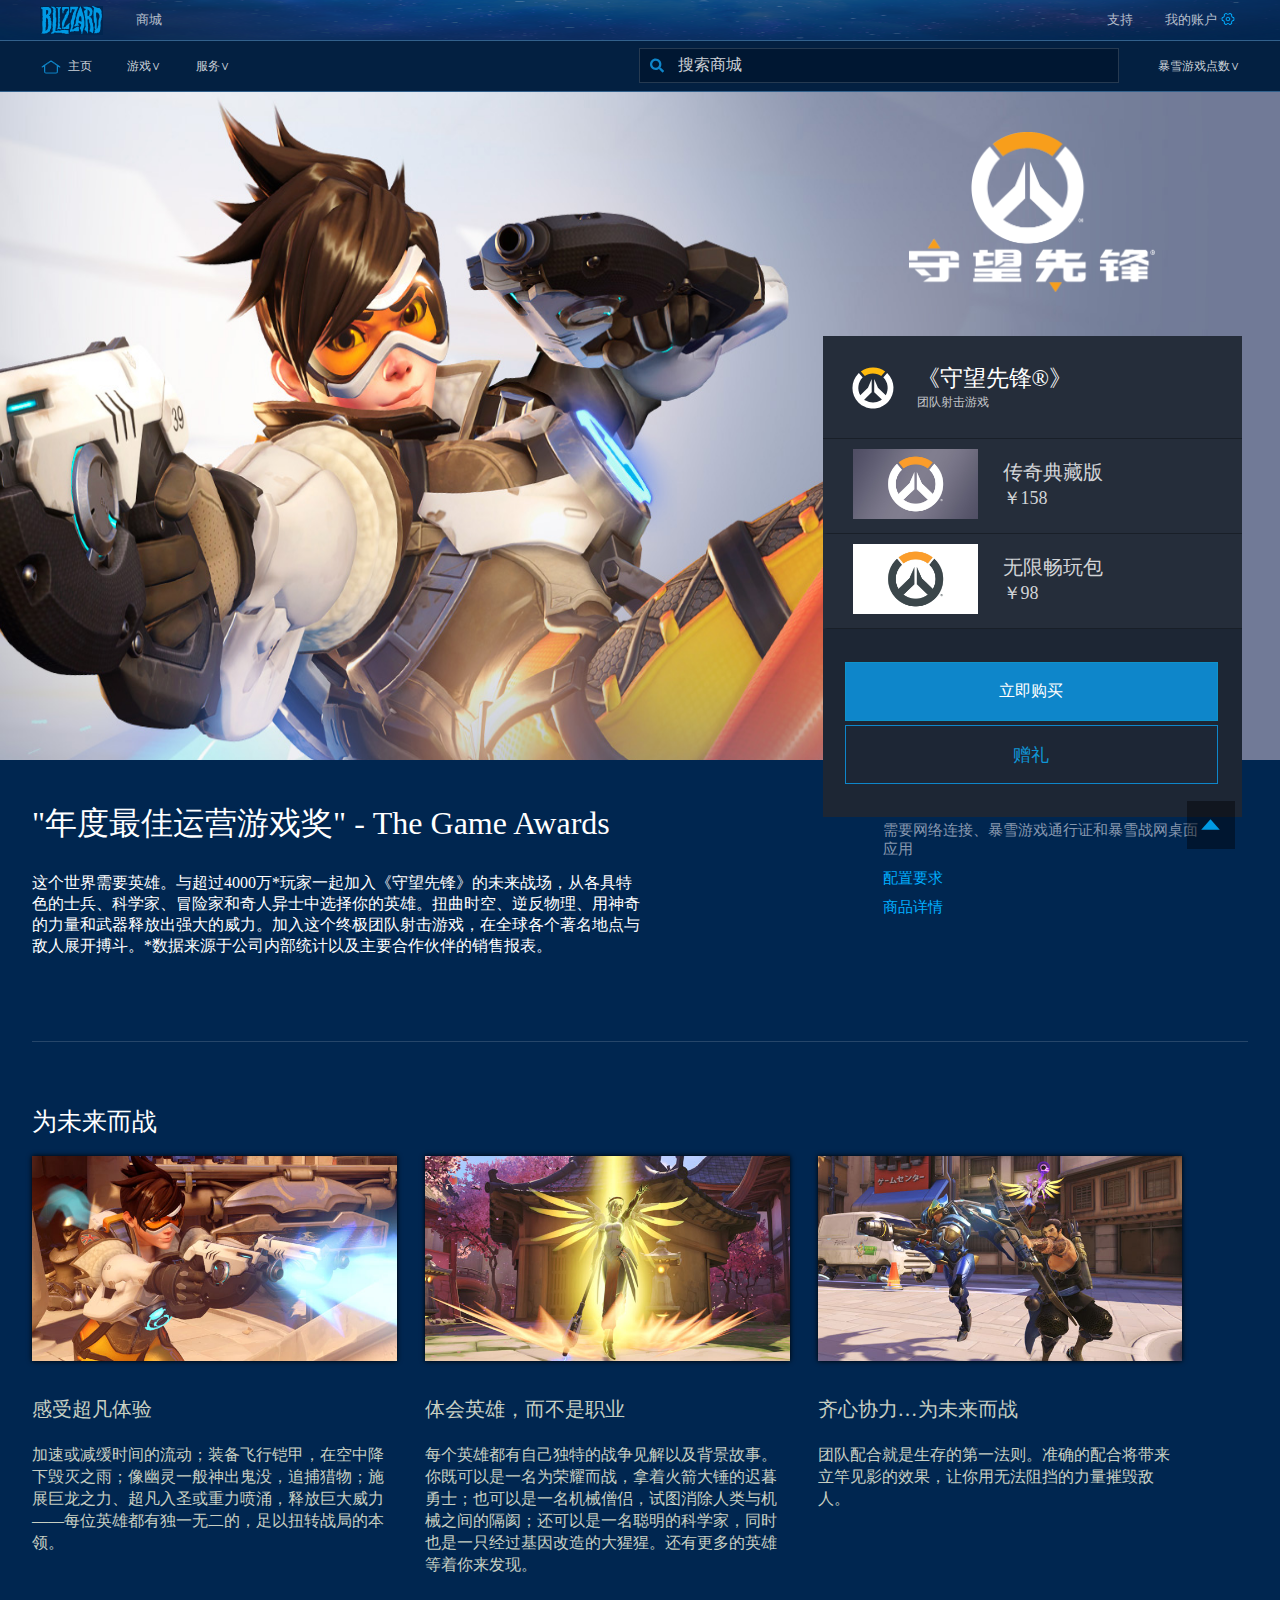
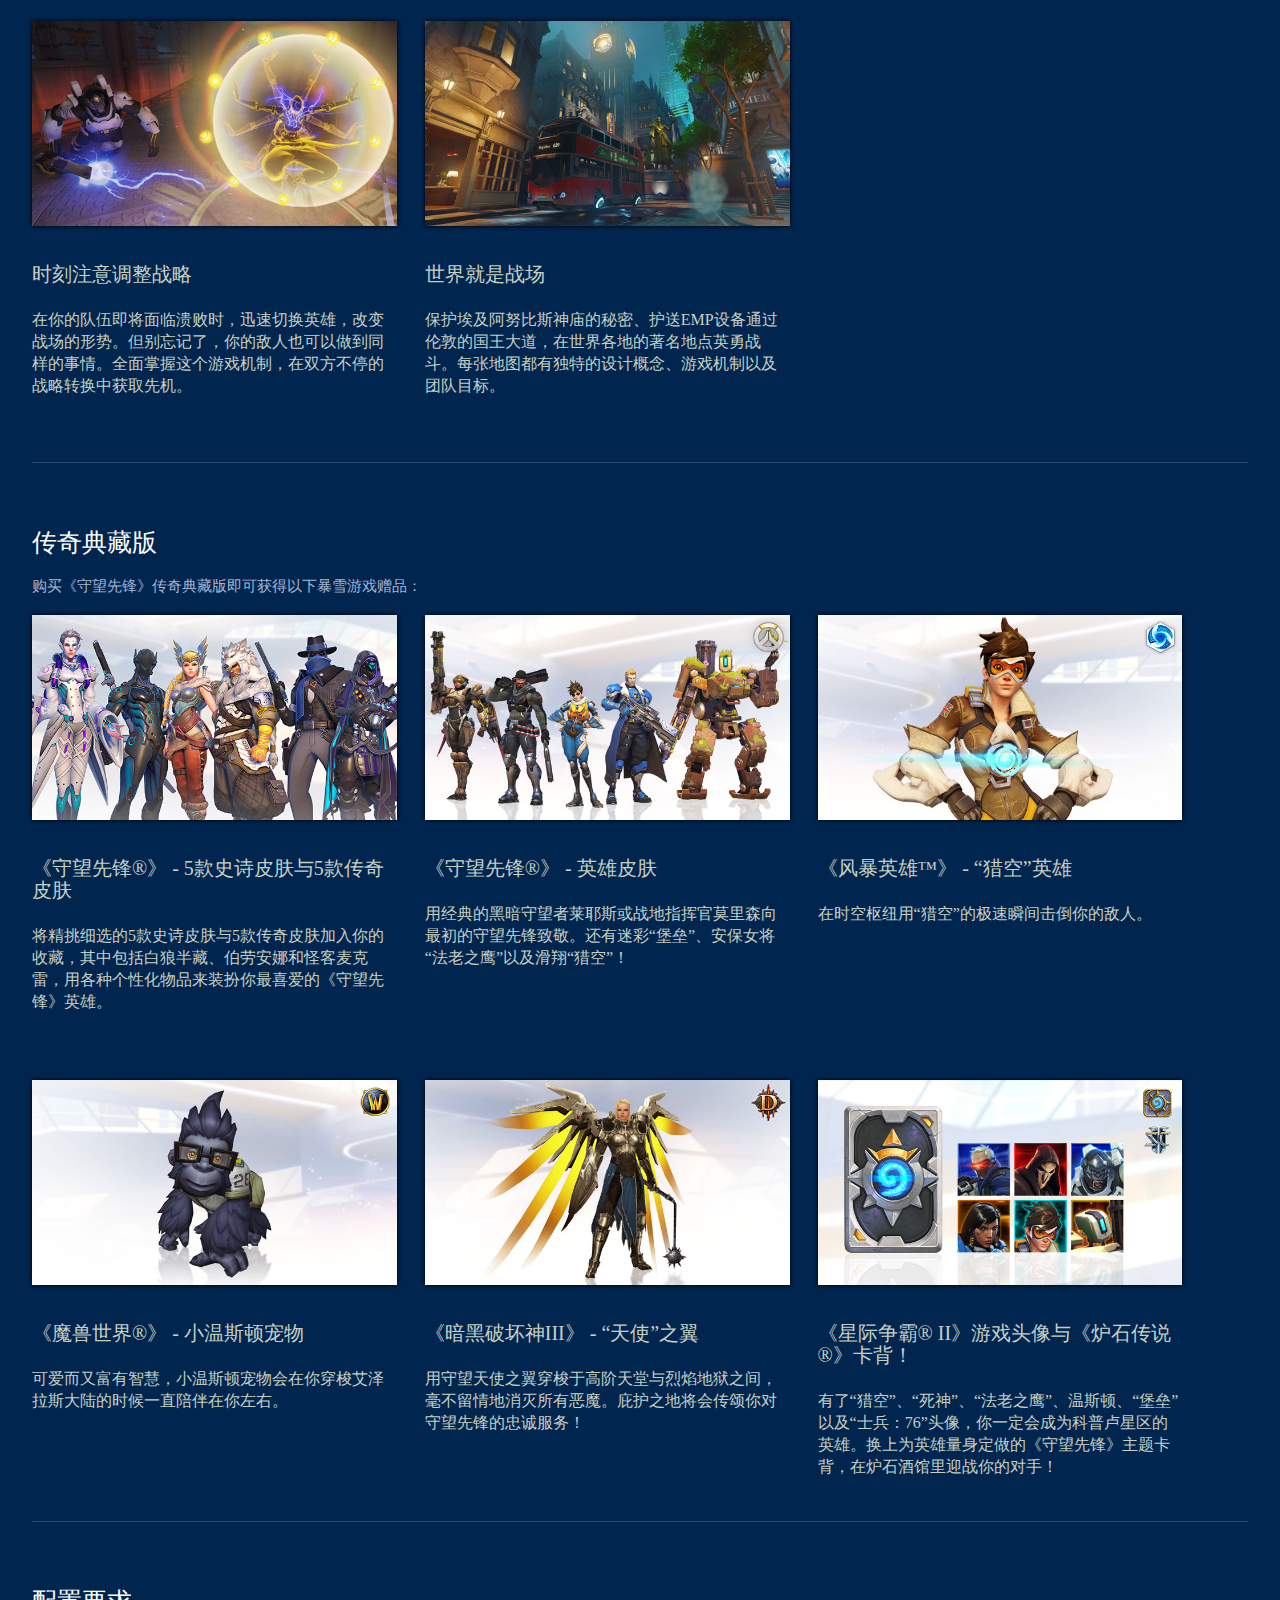
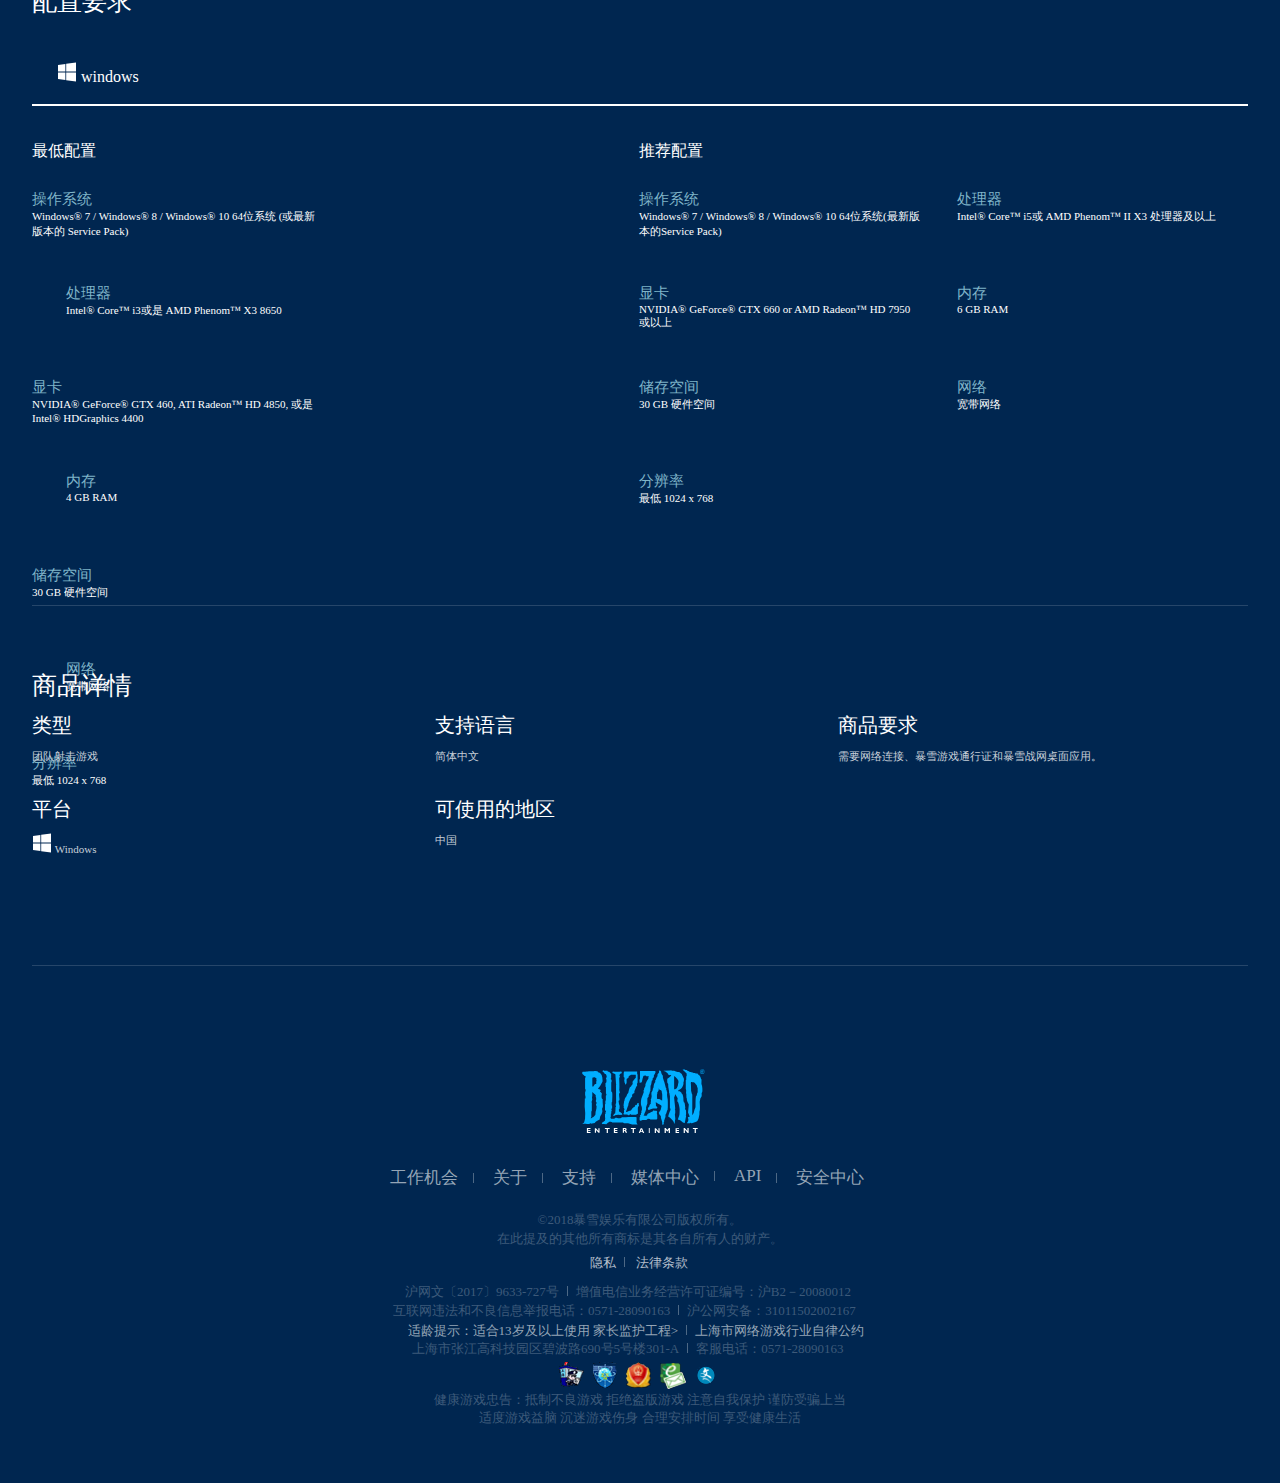
<file: html/shopow.html>
<!DOCTYPE html>
<html lang="en">
<head>
	<meta charset="UTF-8">
	<title>Document</title>
	<link rel="stylesheet" href="../css/cssreset.css">
	<link rel="shortcut icon" href="../images/zhanwang.ico">
	<link rel="stylesheet" href="../css/showow.css">
	<script src="../js/jquery-1.11.1.js"></script>
	<script src="../js/lxy.js"></script>
</head>
<body>
	<div class="wrapper"style="max-width: 1800px;min-width:1200px;margin:0 auto">
		<header>
			<div class="top">
	    		<h1><img src="../images/logo.png" alt=""></h1>
	    		<a href="#">商城</a>
	    		<div class="top_right">
	    			<a href="#">支持</a>
	    			<a href="#" id="user" style="vertical-align: middle">我的账户
	    				<iframe src="../images/icon_ksopnzdc43n/31 设置.svg" width="20" height="20" frameborder=0  style="vertical-align: middle "> 
						</iframe>
	    			</a>
	    			<div id="sj"></div>
	    			<div class="sel">
	    				<ul>
	    					<li><input type="button" value="登录"></li>
	    					<li><iframe src="../images/icon_ksopnzdc43n/31 设置.svg" width="20" height="20" frameborder=0  style="vertical-align: middle "> 
						</iframe><a href="#">账户</a></li>
	    					<li><iframe src="../images/icon_ksopnzdc43n/31 设置.svg" width="20" height="20" frameborder=0  style="vertical-align: middle "> 
						</iframe>><a href="set_up.html">免费注册</a></li>
	    				</ul>
	    			</div>
	    		</div>
	    	</div>
            <nav>
            	<div class="nav_left">
            		<img src="../images/home.png" alt="">
            		<ul id="n_l">
            			<li><a href="shopow.html">主页</a></li>
            			<li><a href="#" id="game">游戏&or;</a></li>
            			<li><a href="#" id="hel">服务&or;</a></li>
            		</ul>
            		<div class="play_nr">
	    				<h5>暴雪游戏</h5>
	    				<ul>
	    					<li><img src="../images/world-of-warcraft.svg" alt=""><a href="#">魔兽世界</a></li>
	    					<li><img src="../images/overwatch.svg" alt=""><a href="#">守望先锋</a></li>
	    					<li><img src="../images/diablo-iii.svg" alt=""><a href="#">暗黑破坏神III</a></li>
	    					<li><img src="../images/hearthstone.svg" alt=""><a href="#">炉石传说</a></li>
	    					<li><img src="../images/heroes-of-the-storm.svg" alt=""><a href="#">风暴英雄</a></li>
	    					<li><img src="../images/starcraft-ii.svg" alt=""><a href="#">星际争霸II</a></li>
	    					<li><img src="../images/starcraft-remastered.svg" alt=""><a href="#">星际争霸</a></li>
	    				</ul>
	    			</div>
	    			<div class="fw">
	    				<ul>
	    					<li><a href="#"><img src="../images/small-icon/2018-09-06_163537.png" alt="">战网昵称修改服务</a></li>
	    					<li><a href="#"><img src="../images/small-icon/2018-09-06_163621.png" alt="">暴雪嘉年华门票</a></li>
	    					<li><a href="#"><img src="../images/small-icon/2018-09-06_163648.png" alt="">使用兑换码 <img src="../images/small-icon/2018-09-06_164032.png" alt="" style="float:right;margin-left: 3px"></a></li>
	    				</ul>
	    			</div>
            	</div>
            	<div class="nav_right">
            		<input id="ss" type="text" placeholder="搜索商城">
            		<a href="#" id="rmb">暴雪游戏点数&or;</a>
					<div class="dians">
						<ul>
							<li><a href="#"><img src="../images/small-icon/2018-09-06_163648.png" alt="">充值点数</a></li>
							<li><a href="#"><img src="../images/small-icon/2018-09-06_163720.png" alt="">赠送点数</a></li>
							<li><a href="#"><img src="../images/small-icon/2018-09-06_163733.png" alt="">兑换点卡 <img src="../images/small-icon/2018-09-06_164032.png" alt="" style="float:right;margin-right:50px"></a></li>
							<li><a href="#"><img src="../images/small-icon/2018-09-06_163748.png" alt="">充值历史 <img src="../images/small-icon/2018-09-06_164032.png" alt="" style="float:right;margin-right:50px"></a></li>
							<li><a href="#"><img src="../images/small-icon/2018-09-06_163804.png" alt="">暴雪游戏点数帮助 <img src="../images/small-icon/2018-09-06_164032.png" alt="" style="float:right;margin-left: 3px"></a></li>
						</ul>
					</div>
            	</div>
            </nav>
		</header>
		<div class="banner">
			<div class="container">
				<div class="logo1">
				<img src="../images/logo3.png" alt="" width="246px">
				</div>
				<div class="header">
					<div class="product-header">
						<img src="../images/overwatch.svg" alt="" width="50px">
						<div class="name-container">
							<h1>《守望先锋®》</h1>
							<h2>团队射击游戏</h2>
						</div>
					</div>
				</div>
				<div id="option1">
					<img src="../images/logo4.jpg" alt="" width="125px" id="pic1">
					<div class="pay_option1">
						<h1>传奇典藏版</h1>
						<h2>￥158</h2>
					</div>
				</div>
				<div id="option2">
					<img src="../images/logo5.jpg" alt="" width="125px" id="pic2">
					<div class="pay_option2">
						<h1>无限畅玩包</h1>
						<h2>￥98</h2>
					</div>
				</div>
				<div id="option3">
					<div class="pay_option3">
						<button id="btn1">立即购买</button>
						<button id="btn2">赠礼</button>
					</div>
				</div>
			</div>
		</div>
		<div class="content">
			<div class="content_title">
				<div class="left">
					<div class="left_reading">
						<h3>"年度最佳运营游戏奖" - The Game Awards</h3>
						<p>这个世界需要英雄。与超过4000万*玩家一起加入《守望先锋》的未来战场，从各具特色的士兵、科学家、冒险家和奇人异士中选择你的英雄。扭曲时空、逆反物理、用神奇的力量和武器释放出强大的威力。加入这个终极团队射击游戏，在全球各个著名地点与敌人展开搏斗。*数据来源于公司内部统计以及主要合作伙伴的销售报表。</p>
					</div>
				</div>
				<div class="right">
					<div class="right_reading">
						<ul>
							<li>需要网络连接、暴雪游戏通行证和暴雪战网桌面应用</li>
							<li><a href="#">配置要求</a></li>
							<li><a href="#">商品详情</a></li>
						</ul>
					</div>
				</div>
			</div>
			<div class="content_txt1">
				<div class="txt_title">
					<h3>为未来而战</h3>
				</div>
				<div class="section-container">
					<div class="one">
						<img src="../images/1.jpg" alt="" width="100%">
						<h3>感受超凡体验</h3>
						<p>加速或减缓时间的流动；装备飞行铠甲，在空中降下毁灭之雨；像幽灵一般神出鬼没，追捕猎物；施展巨龙之力、超凡入圣或重力喷涌，释放巨大威力——每位英雄都有独一无二的，足以扭转战局的本领。</p>
					</div>
					<div class="one">
						<img src="../images/2.jpg" alt="" width="100%">
						<h3>体会英雄，而不是职业</h3>
						<p>每个英雄都有自己独特的战争见解以及背景故事。你既可以是一名为荣耀而战，拿着火箭大锤的迟暮勇士；也可以是一名机械僧侣，试图消除人类与机械之间的隔阂；还可以是一名聪明的科学家，同时也是一只经过基因改造的大猩猩。还有更多的英雄等着你来发现。</p>
					</div>
					<div class="one">
						<img src="../images/3.jpg" alt="" width="100%">
						<h3>齐心协力…为未来而战</h3>
						<p>团队配合就是生存的第一法则。准确的配合将带来立竿见影的效果，让你用无法阻挡的力量摧毁敌人。</p>
					</div>
					<div class="one">
						<img src="../images/4.jpg" alt="" width="100%">
						<h3>时刻注意调整战略</h3>
						<p>在你的队伍即将面临溃败时，迅速切换英雄，改变战场的形势。但别忘记了，你的敌人也可以做到同样的事情。全面掌握这个游戏机制，在双方不停的战略转换中获取先机。</p>
					</div>
					<div class="one">
						<img src="../images/5.jpg" alt="" width="100%">
						<h3>世界就是战场</h3>
						<p>保护埃及阿努比斯神庙的秘密、护送EMP设备通过伦敦的国王大道，在世界各地的著名地点英勇战斗。每张地图都有独特的设计概念、游戏机制以及团队目标。</p>
					</div>
				</div>
			</div>
			<div class="content_txt1">
				<div class="txt_title">
					<h3>传奇典藏版</h3>
					<p>购买《守望先锋》传奇典藏版即可获得以下暴雪游戏赠品：</p>
				</div>
				<div class="section-container">
					<div class="one">
						<img src="../images/6.jpg" alt="" width="100%">
						<h3>《守望先锋®》 - 5款史诗皮肤与5款传奇皮肤</h3>
						<p>将精挑细选的5款史诗皮肤与5款传奇皮肤加入你的收藏，其中包括白狼半藏、伯劳安娜和怪客麦克雷，用各种个性化物品来装扮你最喜爱的《守望先锋》英雄。</p>
					</div>
					<div class="one">
						<img src="../images/7.jpg" alt="" width="100%">
						<h3>《守望先锋®》 - 英雄皮肤</h3>
						<p>用经典的黑暗守望者莱耶斯或战地指挥官莫里森向最初的守望先锋致敬。还有迷彩“堡垒”、安保女将“法老之鹰”以及滑翔“猎空”！</p>
					</div>
					<div class="one">
						<img src="../images/8.jpg" alt="" width="100%">
						<h3>《风暴英雄™》 - “猎空”英雄</h3>
						<p>在时空枢纽用“猎空”的极速瞬间击倒你的敌人。</p>
					</div>
					<div class="one">
						<img src="../images/9.jpg" alt="" width="100%">
						<h3>《魔兽世界®》 - 小温斯顿宠物</h3>
						<p>可爱而又富有智慧，小温斯顿宠物会在你穿梭艾泽拉斯大陆的时候一直陪伴在你左右。</p>
					</div>
					<div class="one">
						<img src="../images/10.jpg" alt="" width="100%">
						<h3>《暗黑破坏神III》 - “天使”之翼</h3>
						<p>用守望天使之翼穿梭于高阶天堂与烈焰地狱之间，毫不留情地消灭所有恶魔。庇护之地将会传颂你对守望先锋的忠诚服务！</p>
					</div>
					<div class="one">
						<img src="../images/11.jpg" alt="" width="100%">
						<h3>《星际争霸® II》游戏头像与《炉石传说®》卡背！</h3>
						<p>有了“猎空”、“死神”、“法老之鹰”、温斯顿、“堡垒”以及“士兵：76”头像，你一定会成为科普卢星区的英雄。换上为英雄量身定做的《守望先锋》主题卡背，在炉石酒馆里迎战你的对手！</p>
					</div>
				</div>
			</div>
			<div class="system">
				<div class="system_title">
					<h3>配置要求</h3>
				</div>
				<div class="system_txt1">
					<ul class="ul">
						<li>
							<img src="../images/window.png" alt="">
							<a href="#">windows</a>
						</li>
					</ul>
					<div class="tab_content">
						<div class="left">
							<div class="title">
								<h3>最低配置</h3>
								<div class="txt">
								<dl>
									<dt>操作系统</dt>
									<dd>Windows® 7 / Windows® 8 / Windows® 10 64位系统 (或最新版本的 Service Pack)</dd>
								</dl>
								<dl>
									<dt>处理器</dt>
									<dd>Intel® Core™ i3或是 AMD Phenom™ X3 8650</dd>
								</dl>
								<dl>
									<dt>显卡</dt>
									<dd>NVIDIA® GeForce® GTX 460, ATI Radeon™ HD 4850, 或是 Intel® HDGraphics 4400</dd>
								</dl>
								<dl>
									<dt>内存</dt>
									<dd>4 GB RAM</dd>
								</dl>
								<dl>
									<dt>储存空间</dt>
									<dd>30 GB 硬件空间</dd>
								</dl>
								<dl>
									<dt>网络</dt>
									<dd>宽带网络</dd>
								</dl>
								<dl>
									<dt>分辨率</dt>
									<dd>最低 1024 x 768</dd>
								</dl>
								</div>
							</div>
						</div>
						<div class="right">
							<div class="title">
								<h3>推荐配置</h3>
								<div class="txt">
									<dl>
										<dt>操作系统</dt>
										<dd>Windows® 7 / Windows® 8 / Windows® 10 64位系统(最新版本的Service Pack)</dd>
									</dl>
									<dl>
										<dt>处理器</dt>
										<dd>Intel® Core™ i5或 AMD Phenom™ II X3 处理器及以上</dd>
									</dl>
									<dl>
										<dt>显卡</dt>
										<dd>NVIDIA® GeForce® GTX 660 or AMD Radeon™ HD 7950 或以上</dd>
									</dl>
									<dl>
										<dt>内存</dt>
										<dd>6 GB RAM</dd>
									</dl>
									<dl>
										<dt>储存空间</dt>
										<dd>30 GB 硬件空间</dd>
									</dl>
									<dl>
										<dt>网络</dt>
										<dd>宽带网络</dd>
									</dl>
									<dl>
										<dt>分辨率</dt>
										<dd>最低 1024 x 768</dd>
									</dl>
								</div>
							</div>
						</div>
					</div>
				</div>
			</div>
			<div class="details">
				<div class="details_title">
					<h3>商品详情</h3>
				</div>
				<div class="tab_content">
					<dl>
						<dt>类型</dt>
						<dd>团队射击游戏</dd>
					</dl>
					<dl>
						<dt>支持语言</dt>
						<dd>简体中文</dd>
					</dl>
					<dl>
						<dt>商品要求</dt>
						<dd>需要网络连接、暴雪游戏通行证和暴雪战网桌面应用。</dd>
					</dl>
					<dl>
						<dt>平台</dt>
						<dd><img src="../images/window.png" alt="">&nbsp;Windows</dd>
					</dl>
					<dl>
						<dt>可使用的地区</dt>
						<dd>中国</dd>
					</dl>
				</div>
			</div>
			<div class="footer">
				<div class="footer_logo">
					<img src="../images/footer_logo.png" alt="">
				</div>
				<div class="change">
					<div class="change_link">
					<div class="link">
						<a href="job_change.html">工作机会</a>
					</div>
					<div class="link">
						<a href="know_that.html">关于</a>
					</div>
					<div class="link">
						<a href="#">支持</a>
					</div>
					<div class="link">
						<a href="#">媒体中心</a>
					</div>
					<div class="link">
						<a href="#">API</a>
					</div>
					<div class="link">
						<a href="#">安全中心</a>
					</div>
					</div>
				</div>
				<div class="txt1">©2018暴雪娱乐有限公司版权所有。</div>
				<div class="txt1">在此提及的其他所有商标是其各自所有人的财产。</div>
				<div class="txt2">
					<div class="double">
					<div class="one">
						<a href="#">隐私</a>
					</div>
					<div class="two">
						<a href="#">法律条款</a>
					</div>
					</div>
				</div>
				<div class="txt3">
					<div class="third">
						<div class="one"><a href="#">沪网文〔2017〕9633-727号</a></div>
						<div class="two"><a href="#">增值电信业务经营许可证编号：沪B2－20080012</a></div>
					</div>
				</div>
				<div class="txt4">
					<div class="four">
					<div class="one">互联网违法和不良信息举报电话：0571-28090163</div>
					<div class="two">沪公网安备：31011502002167</div>
					</div>
				</div>
				<div class="txt5">
					<div class="five">
					<div class="one"><a href="#">适龄提示：适合13岁及以上使用 家长监护工程></a></div>
					<div class="two"><a href="#">上海市网络游戏行业自律公约</a></div>
					</div>
				</div>
				<div class="txt6">
					<div class="six">
					<div class="one">上海市张江高科技园区碧波路690号5号楼301-A</div>
					<div class="two">客服电话：0571-28090163</div>
					</div>
				</div>
				<div class="footer_pic">
					<div class="pic">
					<img src="../images/footer_pic1.png" alt="">
					<img src="../images/footer_pic2.png" alt="">
					<img src="../images/footer_pic3.png" alt="">
					<img src="../images/footer_pic4.png" alt="">
					<img src="../images/footer_pic5.png" alt="">
					</div>
				</div>
				<div class="tips">健康游戏忠告：抵制不良游戏 拒绝盗版游戏 注意自我保护 谨防受骗上当</div>
				<div class="tips">适度游戏益脑 沉迷游戏伤身 合理安排时间 享受健康生活</div>
			</div>
			<div id="path">
				<img src="../images/sanjiao1.svg" alt="" width="25px">
			</div>
		</div>
	</div>
</body>
</html>
</file>
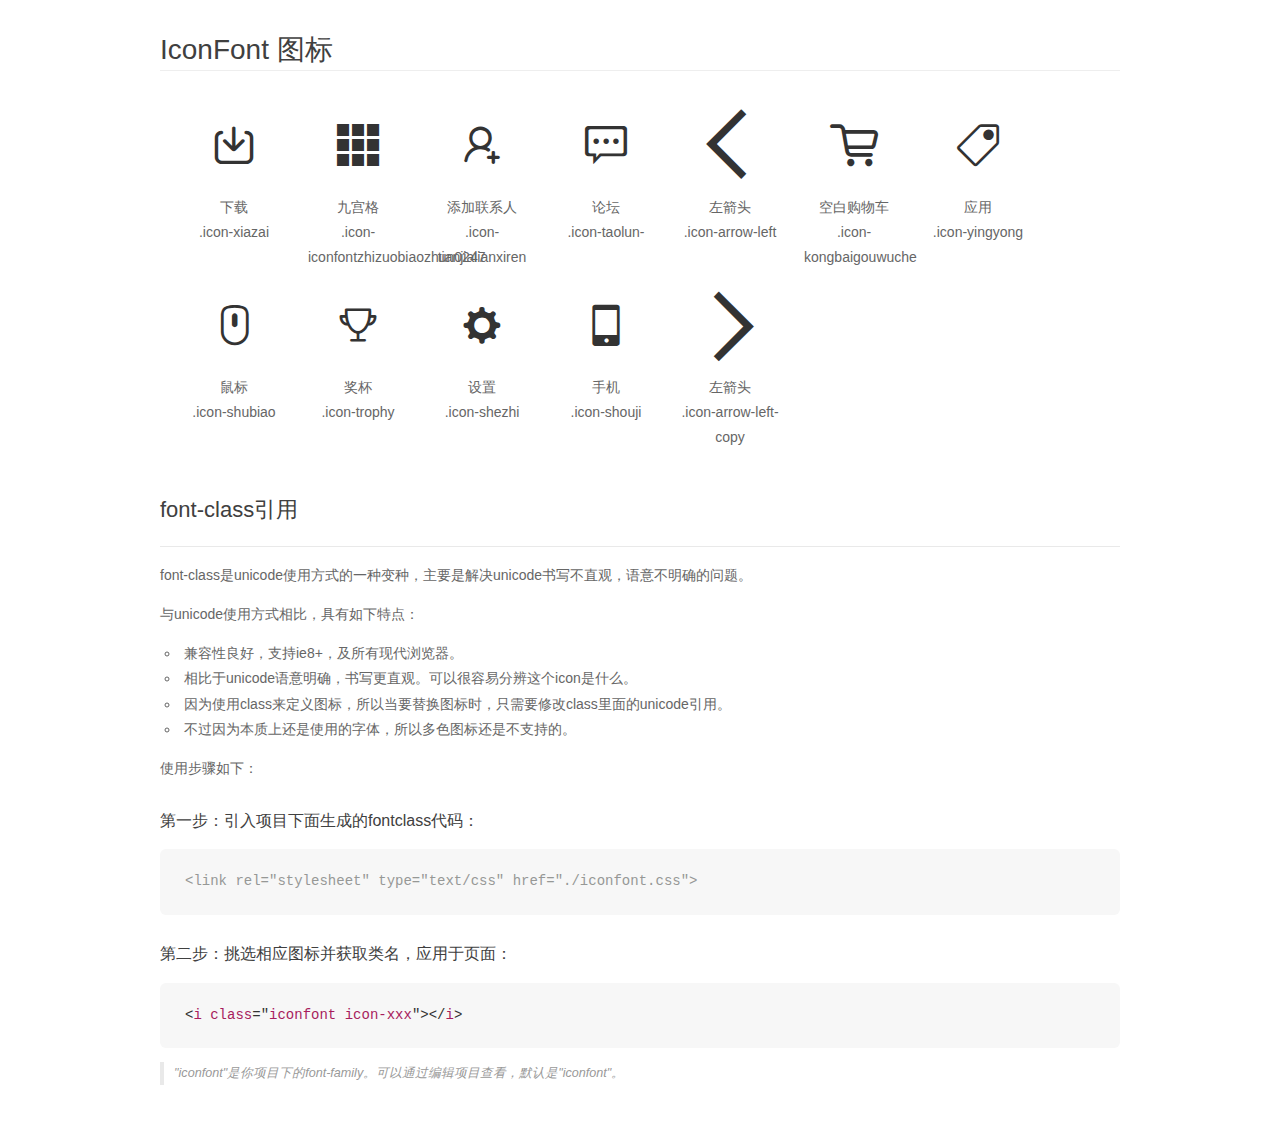
<file: images/font_846342_7z6flgovdwo/demo_fontclass.html>
<!DOCTYPE html>
<html>
<head>
    <meta charset="utf-8"/>
    <title>IconFont</title>
    <link rel="stylesheet" href="demo.css">
    <link rel="stylesheet" href="iconfont.css">
</head>
<body>
    <div class="main markdown">
        <h1>IconFont 图标</h1>
        <ul class="icon_lists clear">
            
                <li>
                <i class="icon iconfont icon-xiazai"></i>
                    <div class="name">下载</div>
                    <div class="fontclass">.icon-xiazai</div>
                </li>
            
                <li>
                <i class="icon iconfont icon-iconfontzhizuobiaozhun0247"></i>
                    <div class="name">九宫格</div>
                    <div class="fontclass">.icon-iconfontzhizuobiaozhun0247</div>
                </li>
            
                <li>
                <i class="icon iconfont icon-tianjialianxiren"></i>
                    <div class="name">添加联系人</div>
                    <div class="fontclass">.icon-tianjialianxiren</div>
                </li>
            
                <li>
                <i class="icon iconfont icon-taolun-"></i>
                    <div class="name">论坛</div>
                    <div class="fontclass">.icon-taolun-</div>
                </li>
            
                <li>
                <i class="icon iconfont icon-arrow-left"></i>
                    <div class="name">左箭头</div>
                    <div class="fontclass">.icon-arrow-left</div>
                </li>
            
                <li>
                <i class="icon iconfont icon-kongbaigouwuche"></i>
                    <div class="name">空白购物车</div>
                    <div class="fontclass">.icon-kongbaigouwuche</div>
                </li>
            
                <li>
                <i class="icon iconfont icon-yingyong"></i>
                    <div class="name">应用</div>
                    <div class="fontclass">.icon-yingyong</div>
                </li>
            
                <li>
                <i class="icon iconfont icon-shubiao"></i>
                    <div class="name">鼠标</div>
                    <div class="fontclass">.icon-shubiao</div>
                </li>
            
                <li>
                <i class="icon iconfont icon-trophy"></i>
                    <div class="name">奖杯</div>
                    <div class="fontclass">.icon-trophy</div>
                </li>
            
                <li>
                <i class="icon iconfont icon-shezhi"></i>
                    <div class="name">设置</div>
                    <div class="fontclass">.icon-shezhi</div>
                </li>
            
                <li>
                <i class="icon iconfont icon-shouji"></i>
                    <div class="name">手机</div>
                    <div class="fontclass">.icon-shouji</div>
                </li>
            
                <li>
                <i class="icon iconfont icon-arrow-left-copy"></i>
                    <div class="name">左箭头</div>
                    <div class="fontclass">.icon-arrow-left-copy</div>
                </li>
            
        </ul>

        <h2 id="font-class-">font-class引用</h2>
        <hr>

        <p>font-class是unicode使用方式的一种变种，主要是解决unicode书写不直观，语意不明确的问题。</p>
        <p>与unicode使用方式相比，具有如下特点：</p>
        <ul>
        <li>兼容性良好，支持ie8+，及所有现代浏览器。</li>
        <li>相比于unicode语意明确，书写更直观。可以很容易分辨这个icon是什么。</li>
        <li>因为使用class来定义图标，所以当要替换图标时，只需要修改class里面的unicode引用。</li>
        <li>不过因为本质上还是使用的字体，所以多色图标还是不支持的。</li>
        </ul>
        <p>使用步骤如下：</p>
        <h3 id="-fontclass-">第一步：引入项目下面生成的fontclass代码：</h3>


        <pre><code class="lang-js hljs javascript"><span class="hljs-comment">&lt;link rel="stylesheet" type="text/css" href="./iconfont.css"&gt;</span></code></pre>
        <h3 id="-">第二步：挑选相应图标并获取类名，应用于页面：</h3>
        <pre><code class="lang-css hljs">&lt;<span class="hljs-selector-tag">i</span> <span class="hljs-selector-tag">class</span>="<span class="hljs-selector-tag">iconfont</span> <span class="hljs-selector-tag">icon-xxx</span>"&gt;&lt;/<span class="hljs-selector-tag">i</span>&gt;</code></pre>
        <blockquote>
        <p>"iconfont"是你项目下的font-family。可以通过编辑项目查看，默认是"iconfont"。</p>
        </blockquote>
    </div>
</body>
</html>
</file>
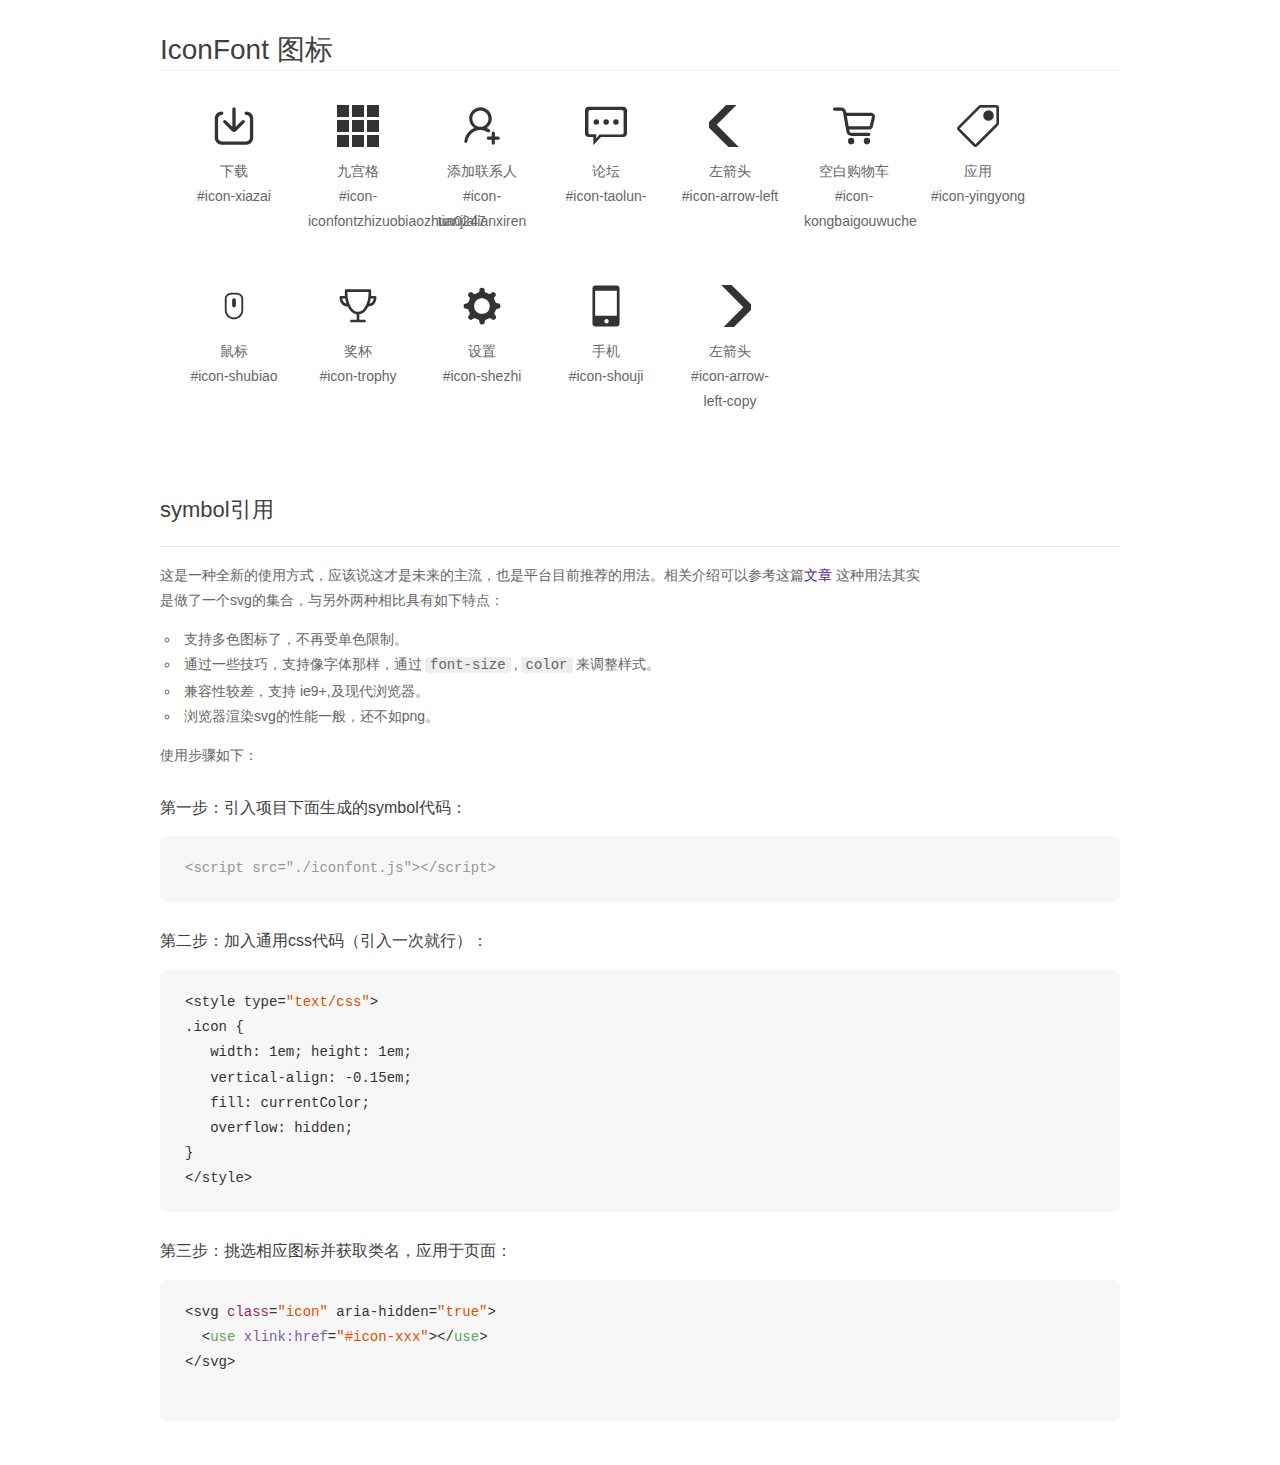
<file: images/font_846342_7z6flgovdwo/demo_symbol.html>
<!DOCTYPE html>
<html>
<head>
    <meta charset="utf-8"/>
    <title>IconFont</title>
    <link rel="stylesheet" href="demo.css">
    <script src="iconfont.js"></script>

    <style type="text/css">
        .icon {
          /* 通过设置 font-size 来改变图标大小 */
          width: 1em; height: 1em;
          /* 图标和文字相邻时，垂直对齐 */
          vertical-align: -0.15em;
          /* 通过设置 color 来改变 SVG 的颜色/fill */
          fill: currentColor;
          /* path 和 stroke 溢出 viewBox 部分在 IE 下会显示
             normalize.css 中也包含这行 */
          overflow: hidden;
        }

    </style>
</head>
<body>
    <div class="main markdown">
        <h1>IconFont 图标</h1>
        <ul class="icon_lists clear">
            
                <li>
                    <svg class="icon" aria-hidden="true">
                        <use xlink:href="#icon-xiazai"></use>
                    </svg>
                    <div class="name">下载</div>
                    <div class="fontclass">#icon-xiazai</div>
                </li>
            
                <li>
                    <svg class="icon" aria-hidden="true">
                        <use xlink:href="#icon-iconfontzhizuobiaozhun0247"></use>
                    </svg>
                    <div class="name">九宫格</div>
                    <div class="fontclass">#icon-iconfontzhizuobiaozhun0247</div>
                </li>
            
                <li>
                    <svg class="icon" aria-hidden="true">
                        <use xlink:href="#icon-tianjialianxiren"></use>
                    </svg>
                    <div class="name">添加联系人</div>
                    <div class="fontclass">#icon-tianjialianxiren</div>
                </li>
            
                <li>
                    <svg class="icon" aria-hidden="true">
                        <use xlink:href="#icon-taolun-"></use>
                    </svg>
                    <div class="name">论坛</div>
                    <div class="fontclass">#icon-taolun-</div>
                </li>
            
                <li>
                    <svg class="icon" aria-hidden="true">
                        <use xlink:href="#icon-arrow-left"></use>
                    </svg>
                    <div class="name">左箭头</div>
                    <div class="fontclass">#icon-arrow-left</div>
                </li>
            
                <li>
                    <svg class="icon" aria-hidden="true">
                        <use xlink:href="#icon-kongbaigouwuche"></use>
                    </svg>
                    <div class="name">空白购物车</div>
                    <div class="fontclass">#icon-kongbaigouwuche</div>
                </li>
            
                <li>
                    <svg class="icon" aria-hidden="true">
                        <use xlink:href="#icon-yingyong"></use>
                    </svg>
                    <div class="name">应用</div>
                    <div class="fontclass">#icon-yingyong</div>
                </li>
            
                <li>
                    <svg class="icon" aria-hidden="true">
                        <use xlink:href="#icon-shubiao"></use>
                    </svg>
                    <div class="name">鼠标</div>
                    <div class="fontclass">#icon-shubiao</div>
                </li>
            
                <li>
                    <svg class="icon" aria-hidden="true">
                        <use xlink:href="#icon-trophy"></use>
                    </svg>
                    <div class="name">奖杯</div>
                    <div class="fontclass">#icon-trophy</div>
                </li>
            
                <li>
                    <svg class="icon" aria-hidden="true">
                        <use xlink:href="#icon-shezhi"></use>
                    </svg>
                    <div class="name">设置</div>
                    <div class="fontclass">#icon-shezhi</div>
                </li>
            
                <li>
                    <svg class="icon" aria-hidden="true">
                        <use xlink:href="#icon-shouji"></use>
                    </svg>
                    <div class="name">手机</div>
                    <div class="fontclass">#icon-shouji</div>
                </li>
            
                <li>
                    <svg class="icon" aria-hidden="true">
                        <use xlink:href="#icon-arrow-left-copy"></use>
                    </svg>
                    <div class="name">左箭头</div>
                    <div class="fontclass">#icon-arrow-left-copy</div>
                </li>
            
        </ul>


        <h2 id="symbol-">symbol引用</h2>
        <hr>

        <p>这是一种全新的使用方式，应该说这才是未来的主流，也是平台目前推荐的用法。相关介绍可以参考这篇<a href="">文章</a>
        这种用法其实是做了一个svg的集合，与另外两种相比具有如下特点：</p>
        <ul>
          <li>支持多色图标了，不再受单色限制。</li>
          <li>通过一些技巧，支持像字体那样，通过<code>font-size</code>,<code>color</code>来调整样式。</li>
          <li>兼容性较差，支持 ie9+,及现代浏览器。</li>
          <li>浏览器渲染svg的性能一般，还不如png。</li>
        </ul>
        <p>使用步骤如下：</p>
        <h3 id="-symbol-">第一步：引入项目下面生成的symbol代码：</h3>
        <pre><code class="lang-js hljs javascript"><span class="hljs-comment">&lt;script src="./iconfont.js"&gt;&lt;/script&gt;</span></code></pre>
        <h3 id="-css-">第二步：加入通用css代码（引入一次就行）：</h3>
        <pre><code class="lang-js hljs javascript">&lt;style type=<span class="hljs-string">"text/css"</span>&gt;
.icon {
   width: <span class="hljs-number">1</span>em; height: <span class="hljs-number">1</span>em;
   vertical-align: <span class="hljs-number">-0.15</span>em;
   fill: currentColor;
   overflow: hidden;
}
&lt;<span class="hljs-regexp">/style&gt;</span></code></pre>
        <h3 id="-">第三步：挑选相应图标并获取类名，应用于页面：</h3>
        <pre><code class="lang-js hljs javascript">&lt;svg <span class="hljs-class"><span class="hljs-keyword">class</span></span>=<span class="hljs-string">"icon"</span> aria-hidden=<span class="hljs-string">"true"</span>&gt;<span class="xml"><span class="hljs-tag">
  &lt;<span class="hljs-name">use</span> <span class="hljs-attr">xlink:href</span>=<span class="hljs-string">"#icon-xxx"</span>&gt;</span><span class="hljs-tag">&lt;/<span class="hljs-name">use</span>&gt;</span>
</span>&lt;<span class="hljs-regexp">/svg&gt;
        </span></code></pre>
    </div>
</body>
</html>
</file>
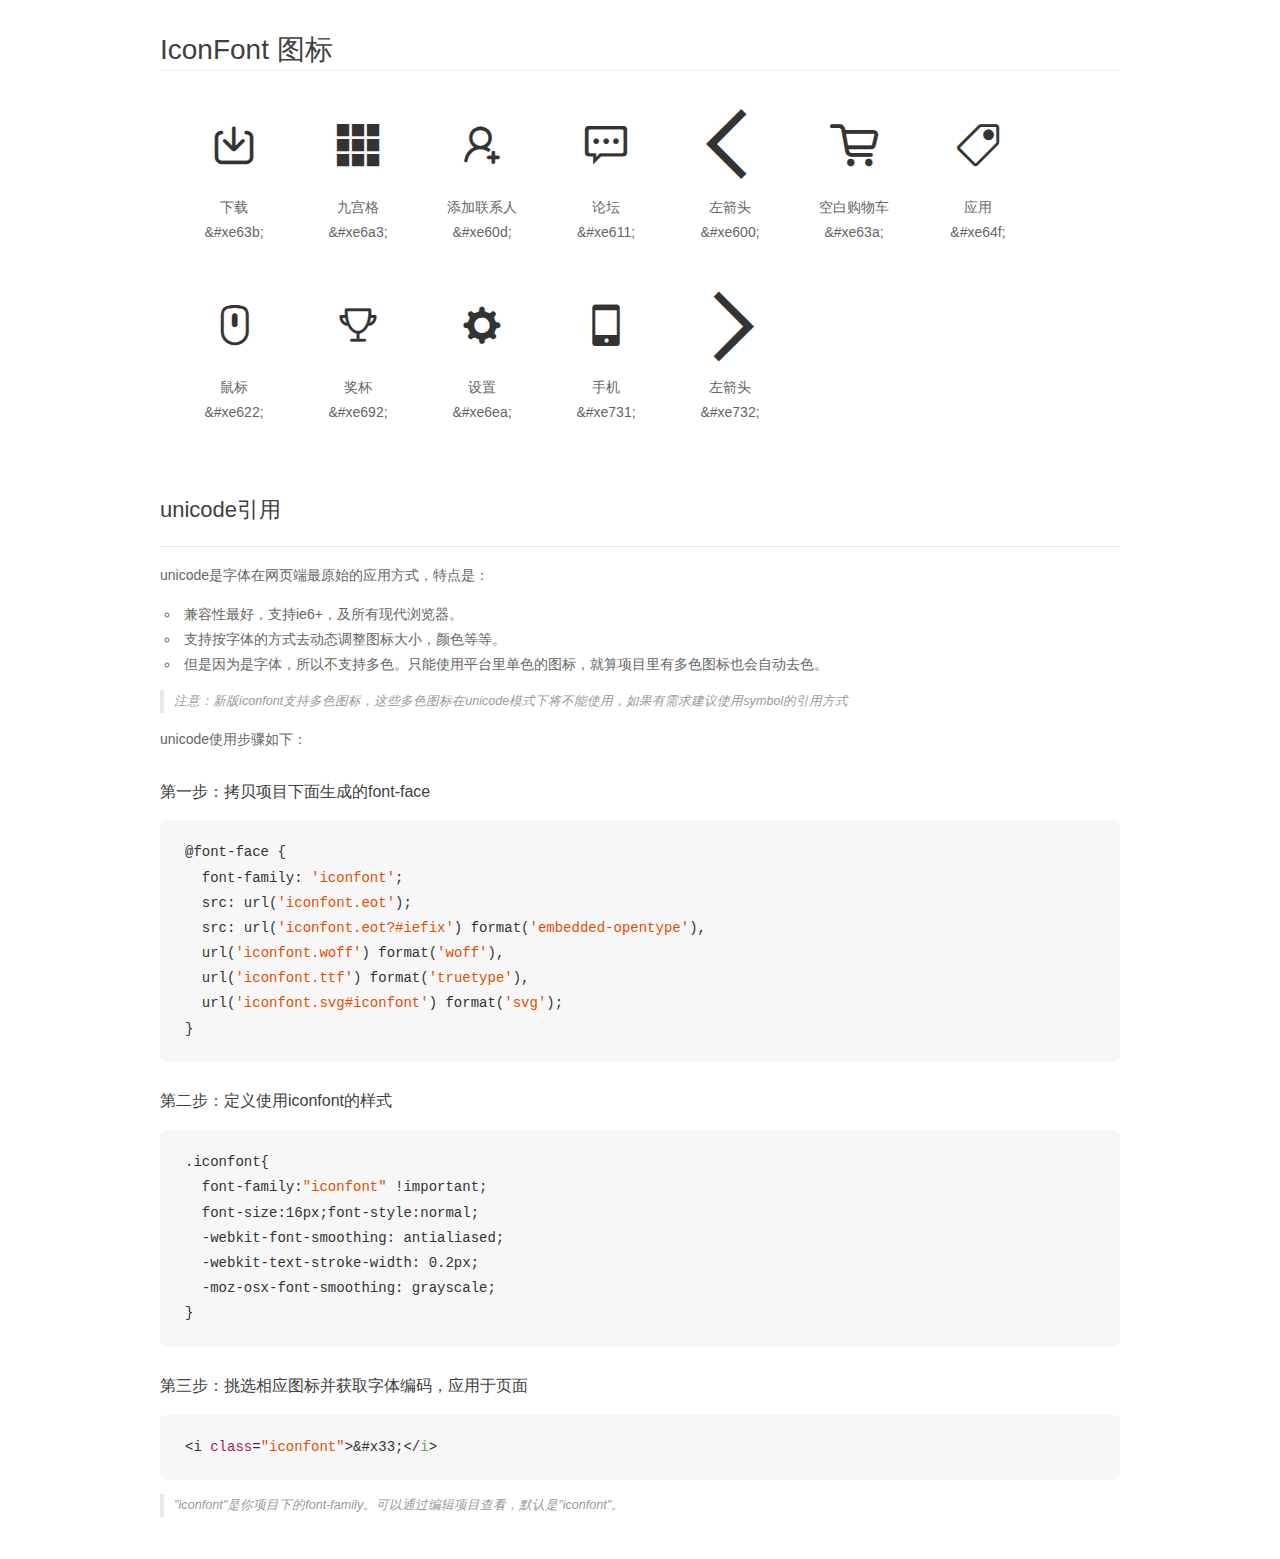
<file: images/font_846342_7z6flgovdwo/demo_unicode.html>
<!DOCTYPE html>
<html>
<head>
    <meta charset="utf-8"/>
    <title>IconFont</title>
    <link rel="stylesheet" href="demo.css">

    <style type="text/css">

        @font-face {font-family: "iconfont";
          src: url('iconfont.eot'); /* IE9*/
          src: url('iconfont.eot#iefix') format('embedded-opentype'), /* IE6-IE8 */
          url('iconfont.woff') format('woff'), /* chrome, firefox */
          url('iconfont.ttf') format('truetype'), /* chrome, firefox, opera, Safari, Android, iOS 4.2+*/
          url('iconfont.svg#iconfont') format('svg'); /* iOS 4.1- */
        }

        .iconfont {
          font-family:"iconfont" !important;
          font-size:16px;
          font-style:normal;
          -webkit-font-smoothing: antialiased;
          -webkit-text-stroke-width: 0.2px;
          -moz-osx-font-smoothing: grayscale;
        }

    </style>
</head>
<body>
    <div class="main markdown">
        <h1>IconFont 图标</h1>
        <ul class="icon_lists clear">
            
                <li>
                <i class="icon iconfont">&#xe63b;</i>
                    <div class="name">下载</div>
                    <div class="code">&amp;#xe63b;</div>
                </li>
            
                <li>
                <i class="icon iconfont">&#xe6a3;</i>
                    <div class="name">九宫格</div>
                    <div class="code">&amp;#xe6a3;</div>
                </li>
            
                <li>
                <i class="icon iconfont">&#xe60d;</i>
                    <div class="name">添加联系人</div>
                    <div class="code">&amp;#xe60d;</div>
                </li>
            
                <li>
                <i class="icon iconfont">&#xe611;</i>
                    <div class="name">论坛</div>
                    <div class="code">&amp;#xe611;</div>
                </li>
            
                <li>
                <i class="icon iconfont">&#xe600;</i>
                    <div class="name">左箭头</div>
                    <div class="code">&amp;#xe600;</div>
                </li>
            
                <li>
                <i class="icon iconfont">&#xe63a;</i>
                    <div class="name">空白购物车</div>
                    <div class="code">&amp;#xe63a;</div>
                </li>
            
                <li>
                <i class="icon iconfont">&#xe64f;</i>
                    <div class="name">应用</div>
                    <div class="code">&amp;#xe64f;</div>
                </li>
            
                <li>
                <i class="icon iconfont">&#xe622;</i>
                    <div class="name">鼠标</div>
                    <div class="code">&amp;#xe622;</div>
                </li>
            
                <li>
                <i class="icon iconfont">&#xe692;</i>
                    <div class="name">奖杯</div>
                    <div class="code">&amp;#xe692;</div>
                </li>
            
                <li>
                <i class="icon iconfont">&#xe6ea;</i>
                    <div class="name">设置</div>
                    <div class="code">&amp;#xe6ea;</div>
                </li>
            
                <li>
                <i class="icon iconfont">&#xe731;</i>
                    <div class="name">手机</div>
                    <div class="code">&amp;#xe731;</div>
                </li>
            
                <li>
                <i class="icon iconfont">&#xe732;</i>
                    <div class="name">左箭头</div>
                    <div class="code">&amp;#xe732;</div>
                </li>
            
        </ul>
        <h2 id="unicode-">unicode引用</h2>
        <hr>

        <p>unicode是字体在网页端最原始的应用方式，特点是：</p>
        <ul>
        <li>兼容性最好，支持ie6+，及所有现代浏览器。</li>
        <li>支持按字体的方式去动态调整图标大小，颜色等等。</li>
        <li>但是因为是字体，所以不支持多色。只能使用平台里单色的图标，就算项目里有多色图标也会自动去色。</li>
        </ul>
        <blockquote>
        <p>注意：新版iconfont支持多色图标，这些多色图标在unicode模式下将不能使用，如果有需求建议使用symbol的引用方式</p>
        </blockquote>
        <p>unicode使用步骤如下：</p>
        <h3 id="-font-face">第一步：拷贝项目下面生成的font-face</h3>
        <pre><code class="lang-js hljs javascript">@font-face {
  font-family: <span class="hljs-string">'iconfont'</span>;
  src: url(<span class="hljs-string">'iconfont.eot'</span>);
  src: url(<span class="hljs-string">'iconfont.eot?#iefix'</span>) format(<span class="hljs-string">'embedded-opentype'</span>),
  url(<span class="hljs-string">'iconfont.woff'</span>) format(<span class="hljs-string">'woff'</span>),
  url(<span class="hljs-string">'iconfont.ttf'</span>) format(<span class="hljs-string">'truetype'</span>),
  url(<span class="hljs-string">'iconfont.svg#iconfont'</span>) format(<span class="hljs-string">'svg'</span>);
}
</code></pre>
        <h3 id="-iconfont-">第二步：定义使用iconfont的样式</h3>
        <pre><code class="lang-js hljs javascript">.iconfont{
  font-family:<span class="hljs-string">"iconfont"</span> !important;
  font-size:<span class="hljs-number">16</span>px;font-style:normal;
  -webkit-font-smoothing: antialiased;
  -webkit-text-stroke-width: <span class="hljs-number">0.2</span>px;
  -moz-osx-font-smoothing: grayscale;
}
</code></pre>
        <h3 id="-">第三步：挑选相应图标并获取字体编码，应用于页面</h3>
        <pre><code class="lang-js hljs javascript">&lt;i <span class="hljs-class"><span class="hljs-keyword">class</span></span>=<span class="hljs-string">"iconfont"</span>&gt;&amp;#x33;<span class="xml"><span class="hljs-tag">&lt;/<span class="hljs-name">i</span>&gt;</span></span></code></pre>

        <blockquote>
        <p>"iconfont"是你项目下的font-family。可以通过编辑项目查看，默认是"iconfont"。</p>
        </blockquote>
    </div>


</body>
</html>
</file>
<file: css/index.css>
/*
* @Author: admin
* @Date:   2018-08-29 18:51:46
* @Last Modified by:   admin
* @Last Modified time: 2018-09-29 10:40:17
*/
	body{
		font-family: "Open Sans",Helvetica,Arial,sans-serif;
		}
	.wrapper{
		background-color: #002650;
	}
	
a{
	text-decoration: none;
}
li{
	list-style: none;
}
header{
	background: #012650;

}
header .top{
	margin: 0 auto;
	width: 100%;
	height: 40px;
	background-image: url('../images/bg_top.c571367918d76a3afec3.png') ;
	background-size: 200%  300%;
	background-repeat: no-repeat;
	background-position: 50% 0%;
	border-bottom: 1px solid #32618C;
	position: relative ;
}
.top h1{
        height: 40px;
        width: 92px;
        margin-left: 40px;
        display: inline-block;
}
.top h1 img{
	vertical-align: middle;
}
.top a{
	font-size: 13px;
	text-decoration: none;
	line-height: 40px;
	color: #B4BECB;
	font-family: '微软雅黑';
	font-weight: 500
}
.top a:hover{
	color: #fff;
}
.top_right{
	float: right;
	margin-right: 40px;
	
}
.top_right a{
	margin-left: 28px;
}
#sj{
	display: none;
	right: 44px;
	bottom: -12px;
	transform: rotate(45deg);
	width: 14px;
	height: 14px;
	position: absolute;
	background:  #1C2431 ;
	border: 1px solid #2D333f ;
}
.top_right .sel{
	z-index: 2;
	display: none;
	width:320px;
	height: 167px;
	position: absolute;
	background: #1C2431;
	right: 21px;
}

.sel ul{
	border: 1px solid #2D333f ;
}
.sel ul li{
	height: 43px;
	border-bottom: 1px solid #2D333f;
}
.sel ul li a{
	color: #b9babd;
	font-weight: 700;
	font-size: 15px;
	line-height: 43px;
	margin-left: 0;
}
.sel ul li:nth-of-type(1){
	height: 78px;
	overflow: hidden;
}
.sel ul li:nth-of-type(2){
	padding-left: 20px;
}
.sel ul li:nth-of-type(3){
	padding-left: 20px;
}
.sel ul li input{
	width: 276px;
	height: 36px;
	font-size: 15px;
	background: #0e86ca;
	border: 1px solid #00aeff;
	text-align: center;
	line-height: 36px;
	margin: 18px auto;
	display: block;
	color: #e5f2fa;
	opacity: 0.8;
	cursor: pointer
}
.sel ul li input:hover{
	opacity: 1;
}
nav{
	margin: 0 auto;
	width: 100%;
	height: 50px;
	background: #032041;
	border-bottom: 1px solid #32618C;
}
nav img{
	float: left;
	margin: 18px 6px 0px 40px;
}
.nav_left {
	position: relative;
	height: 50px;
	width: 300px;
	float: left;
}
.nav_left #n_l li a{
	float: left;
	margin-right: 35px;
	line-height: 50px;
	color:#CCD2D9 ;
	font-size: 12px;
}
.play_nr{
	z-index: 2;
	display: none;
	position: absolute;
	left: 112px;
	bottom: -265px;
	width: 134px;
	height: 264px;
	background: #181e2b;
	border: 1px solid #3d4551;
	border-top: 0;
	padding: 13.5px 18px 13.5px 18px;
	box-sizing: border-box;
}
.play_nr h5{
	height: 37px;
	color: #d1d2d5;
}
.play_nr ul li {
	height: 28px;
}
.play_nr ul li img{
	width: 20px;
	height: 20px;
	display: inline-block;
	margin: 0;
	margin-top: 2.5px;
	/* vertical-align: middle; */
}
.play_nr ul li a{
	color: #d1d2d5;
	font-size: 12px;
}
.fw{
	z-index: 2;
	display: none;
	padding: 13.5px 18px 13.5px 18px;
	left: 190px;
	bottom: -115px;
	width: 158px;
	height: 114px;
	position: absolute;
	background: #181e2b;
	border: 1px solid #3d4551;
	border-top: 0;
	box-sizing: border-box;

}
.fw ul li a{
	display: inline-block;
	height: 26px;
	color: #d1d2d5;
	font-size: 12px;
}
.fw ul li  img{
	display: inline-block;
	margin: 0;
	vertical-align: middle;
	margin-right: 5px;
}
nav a:hover{
	color: #fff;
}
.nav_right{
	float: right;
	padding-right: 40px;
	position: relative;
}
.nav_right a{
	line-height: 50px;
	color:#CCD2D9 ;
	font-size: 12px;
}
.nav_right input{
	width: 480px;
	height: 35px;
	background:url('../images/ss.png') no-repeat #001732;
	outline: none;
	border: 1px solid #263A51;
	padding:1px 0px 1px 38px;
	box-sizing: border-box;
	margin-right: 35px;
	color: #C1C6CD;
}
.nav_right input::-webkit-input-placeholder{
	color: #CCD0D6;
}
.dians{
	z-index: 2;
	display: none;
	padding: 13.5px 16px 13.5px 16px;
	right: 32px;
	bottom: -170px;
	width: 177px;
	height: 169px;
	position: absolute;
	box-sizing: border-box;
	background: linear-gradient(#1c2534,#161a26);
    border: 1px solid rgba(255,255,255,.15);
    border-top: 0;
    box-shadow: inset 0 1px 2px rgba(0,0,0,.5);

}
.dians ul li a{
	width: 143px;
	display: inline-block;
	line-height: 26px;
	height: 26px;
	color: #d1d2d5;
	font-size: 12px;
	vertical-align: middle;
}
.dians ul li  img{
	display: inline-block;
	margin:0px;
	margin-top: 5px;
	vertical-align: middle;
	margin-right: 5px;
}
/*banner*/
.banner_one{
	margin: 0 auto;
	width: 100%;
	border-bottom: 1px solid #2a4160;
	height: 300px;
	position: relative;
	overflow: hidden;
}
#ban{
	width:500% ;
	height: 300px;
	position: absolute;
	
}
#ban li{
	float: left;
	width: 20%;
	height: 300px;
	background-size: 110% 110%;
	background-position: center center;
	position: relative;
	transition:all 3s;
}
#ban li.current{
	background-size: 100% 100%;
}
#ban li img{
	width: 280px;
	height: 150px;
	position: absolute;
	left: 79px; 
	bottom: 99px;
}
#ban li button{
	cursor: pointer;
	width: 280px;
	height: 40px;
	border: 1px solid #10a1de;
	background: #0e86ca;
	font-size: 15px;
	font-weight: 600;
	text-align: center;
	outline: none;
	color: #fff;
	position: absolute;
	/* transform: scale(1);
	transition: all 1s; */
	left: 80px;
	bottom: 40px;
}
#ban li:nth-of-type(1){
	background-image: url('../images/ae417b59cdc2f441a5f19e6fd2f7844c-WOWBFA_Blizzard_1600x300_MN01.jpg');
}
#ban li:nth-of-type(2){
	background-image: url('../images/5ee61dd2e645f31908ddd23a87cae596-1600x300medium.jpg');
}
#ban li:nth-of-type(3){
	background-image: url('../images/251c26889ae958dada8093c2814ee12e-1600x300.jpg');
}
#ban li:nth-of-type(4){
	background-image: url('../images/bee45c968894fb3e918915f212372d66-1600x300.jpg');
}
#ban li:nth-of-type(5){
	background-image: url('../images/ae417b59cdc2f441a5f19e6fd2f7844c-WOWBFA_Blizzard_1600x300_MN01.jpg');
}
#fot{
	position: absolute;
	bottom: 9px;
	left: 50%;
	margin-left: -224px;
}
#fot ul{
	overflow: hidden;
}
#fot ul li{
	cursor: pointer;
	float: left;
	width: 100px;
	height: 5px;
	border-radius: 5px;
	background:#8c8484 ;
	margin-right: 12px;
}
/* .banner_one span{
	text-align: center;
	font-size: 26px;
	line-height: 83.5px;
	cursor: pointer;
	display: none;
	height: 83.5px;
	width: 37.5px;
	opacity:1;
    top: 50%;
    margin-top: -41.75px;
    position: absolute;
    border-radius: 0;
    border: 1px solid rgba(255,255,255,.2);
    background-color: rgba(0,0,0,.6);
    color: #009ae4;
} */

.banner_one span{
	text-align: center;
	font-size: 26px;
	line-height: 83.5px;
	z-index: 4;
	cursor: pointer;
	display: none;
	height: 83.5px;
	width: 37.5px;
	opacity:1;
    top: 50%;
    margin-top: -41.75px;
    position: absolute;
    border-radius: 0;
    border: 1px solid rgba(255,255,255,.2);
    background-color: rgba(0,0,0,.6);
    color: #009ae4;
}
.banner_one span:hover{
	color: #91E4FF;
}
.banner_one span:nth-of-type(1){
	padding-left: 5px;
	left: 10px;
}
.banner_one span:nth-of-type(2){
	padding-right: 5px;
	right: 10px;
}




.banner_one span:nth-of-type(1){
	left: 10px;
}
.banner_one span:nth-of-type(2){
	right: 10px;
}
.cont{
/* 	height: 800px; */
	overflow: hidden;
	background: url('../images/bg_top.c571367918d76a3afec3.png') top center no-repeat;
}
.foot_h{
	width: 100%;
	height: 65px;
	background: rgba(0, 0, 0, 0.1);
	border-bottom: 1px solid #2a4160
}
.foot_h img{
	cursor: pointer;
	margin-top: 13px;
	width: 38px;
	height: 38px;
	transition: all .5s;
}
.foot_h span{
	display: inline-block;
    color: #c9d1dd;
    float: left;
    line-height: 65px;
}
.foot_h h4 {
	text-align:center;
	width: 512px;
	margin-left: auto;
	margin-right:auto ;
}
.foot_h h4 ul{
	overflow: hidden;
}
.foot_h h4 ul li{
	float: left;
	margin-left: 24px;
}
.cont .tui{
	margin-top: 44px;
	padding-left:6%;
	box-sizing: border-box;
	font-size: 26px;
	color: #fff;

} 
.games{
	padding: 20px 40px 65px;
	box-sizing: border-box;
	background-image: url('../images/bg_bottom_left.6c1522731b50d2142b7c.png'),url('../images/bg_bottom_right.ed141418a7fb42fc2e7f.png');
    background-repeat: no-repeat,no-repeat;
    background-position: bottom left,bottom right;
    background-size: auto;
}
#Games{
	overflow: hidden;
	padding-left: 3%;
	padding-top: .5%;
}
#Games li{
	float: left;
	height: 412px;
	width: 22.4%;
	box-shadow: 0 0 1px 2px rgba(0, 0, 0,0.1);
	background-size: 100% 100%;
	margin-right: 1.4%;
	margin-bottom: 1.5%;
	position: relative;
	color: white;
	transition: all 0.5s;
	cursor: pointer;
}
#Games li img{
	width: 35px;
	/* position: absolute;
	bottom: 162px;
	left: 30px; */
	margin-top:250px;
	margin-left: 30px;
}
#Games li h5{
/* 	position: absolute;
	left: 35px;
	bottom: 135px; */
	margin-left: 35px;
}
#Games li p{
	color: #655d6c;
	font-size: 13px;
	/* position: absolute;
	bottom: 108px;
	left: 30px; */
	margin-left: 30px;
	margin-top: 20px;
}
#Games li span{
	position: absolute;
	left:30px;
	bottom: 30px;
	font-size: 15px;
}
#Games li:nth-of-type(1){
	background-image: url('../images/c074270c5024a5bb627d46cddf024dad-prod-card-tall.jpg') ;
}
.gg{
	width: 100%;
	height: 400px;
	background-image: url('../images/background-desktop.jpg');
	background-size: 140% 140%;
    background-position: 55% 30%;
} 
.gg_left{
	position: relative;
	width: 50%;
	height: 400px;
	float: left;
}
.gg_left img{
	width: 220px;
	position: absolute;
	top: 105px;
	left: 75px;
}
.gg_left button{
	width: 278px;
	height: 41px;
	border: 1px solid #10a1de;
	background: #0e86ca;
	text-align: center;
	outline: none;
	font-size: 17px;
	font-weight: 400;
	color: #fff;
	position: absolute;
	left: 42px;
	bottom:50px ;
	cursor: pointer;
}
.gg_left button:hover{
	background:#10a1de ;
}
.gg_left h5{
	width: 185px;
	line-height: 22px;
	color: #96a0a4;
	font-size: 22px;
	position: absolute;
	left: 92px;
	bottom: 104px;
}
.gg_right{
	float: right;
	width: 50%;
	position: relative;
	height: 400px;
}
.gg_right img{
  position: absolute;
  top: -65px;
  transition: all 1s;
}
.gg_right img.bh{
	transform:  translate(860px,0);
	opacity: 0.2
}
.cont2{
	overflow: hidden;
	background: url('../images/bg_top.c571367918d76a3afec3.png') top center no-repeat;
}
.games2{
	padding: 20px 40px 65px;
	box-sizing: border-box;
	
}
#Games2{
	overflow: hidden;
	padding-left: 3%;
	padding-top: .5%;
}
#Games2 li{
	float: left;
	height: 412px;
	width: 22.4%;
	box-shadow: 0 0 1px 2px rgba(0, 0, 0,0.1);
	background-size: 100% 100%;
	margin-right: 1.4%;
	margin-bottom: 1.5%;
	position: relative;
	color: white;
	transition: all 0.5s;
	cursor: pointer;
}
#Games2 li img{
	width: 35px;
	/* position: absolute;
	bottom: 162px;
	left: 30px; */
	margin-top:250px;
	margin-left: 30px;
}
#Games2 li h5{
/* 	position: absolute;
	left: 35px;
	bottom: 135px; */
	margin-left: 35px;
}
#Games2 li p{
	color: #655d6c;
	font-size: 13px;
	/* position: absolute;
	bottom: 108px;
	left: 30px; */
	margin-left: 30px;
	margin-top: 20px;
}
#Games2 li span{
	position: absolute;
	left:30px;
	bottom: 30px;
	
}
#Games2 li:nth-of-type(1){
	background-image: url('../images/c074270c5024a5bb627d46cddf024dad-prod-card-tall.jpg') ;
}
.cont2 .tui2{
	margin-top: 44px;
	padding-left:6%;
	box-sizing: border-box;
	font-size: 26px;
	color: #fff;
} 
/* footer */
.footer{
	background-image: url('../images/bg_bottom_left.6c1522731b50d2142b7c.png'),url('../images/bg_bottom_right.ed141418a7fb42fc2e7f.png');
    background-repeat: no-repeat,no-repeat;
    background-position: bottom left,bottom right;
    background-size: auto;
	width: 100%;
	padding-top: 100px;
	padding-bottom: 56px;
}
.footer .footer_logo{
	width: 124px;
	height: 66px;
	margin: 0px auto;
}
.footer .change{
	width: 100%;
	height: 24px;
	margin-top: 34px;
	margin-bottom: 21px;
}
.footer .change .change_link{
	width: 500px;
	height: 23px;
	margin: 0px auto;
}
.footer .change .link{
	float: left;
	margin: 0px auto;
}
.footer .change .link a{
	color: #95a5b6;
	font-size: 17px;
}
.footer .change .link a:hover{
	color: #fff;
	transition: 1s;
}
.footer .change .link:nth-child(2):before{
	content: '';
	display: inline-block;
	width: 1px;
	height: 10px;
	margin: 0px 15px;
	background-color: #4d6885;
}
.footer .change .link:nth-child(3):before{
	content: '';
	display: inline-block;
	width: 1px;
	height: 10px;
	margin: 0px 15px;
	background-color: #4d6885;
}
.footer .change .link:nth-child(4):before{
	content: '';
	display: inline-block;
	width: 1px;
	height: 10px;
	margin: 0px 15px;
	background-color: #4d6885;
}
.footer .change .link:nth-child(5):before{
	content: '';
	display: inline-block;
	width: 1px;
	height: 10px;
	margin: 0px 15px;
	background-color: #4d6885;
}
.footer .change .link:nth-child(6):before{
	content: '';
	display: inline-block;
	width: 1px;
	height: 10px;
	margin: 0px 15px;
	background-color: #4d6885;
}
.footer .txt1{
	width: 100%;
	height: 19px;
	text-align: center;
	font-size: 13px;
	color: #3d5a7a;
}
.footer .txt2{
	width: 100%;
	height: 19px;
	margin-top: 5px;
	margin-bottom: 10px;
}
.footer .txt2 .double{
	width: 100px;
	height: 19px;
	margin: 0px auto;
	font-size: 13px;
}
.footer .txt2 .double a{
	color: #b3becb;
}
.footer .txt2 .double a:hover{
	color: #fff;
	transition: 1s;
}
.footer .txt2 .one{
	float: left;
}
.footer .txt2 .two:before{
	content: '';
	display: inline-block;
	width: 1px;
	height: 10px;
	margin: 0px 8px;
	background-color: #4d6885;
}
.footer .txt3{
	width: 100%;
	height: 19px;
}
.footer .txt3 .third{
	width: 470px;
	height: 19px;
	margin: 0px auto;
	font-size: 13px;
}
.footer .txt3 .third a{
	color: #3d5a7a;
}
.footer .txt3 .third a:hover{
	color: #fff;
	transition: 1s;
}
.footer .txt3 .third .one{
	float: left;
}
.footer .txt3 .third .two:before{
	content: '';
	display: inline-block;
	width: 1px;
	height: 10px;
	margin: 0px 8px;
	background-color: #4d6885;
}
.footer .txt4{
	width:100%;
	height: 19px;
}
.footer .txt4 .four{
	width: 494px;
	height: 19px;
	margin: 0px auto;
	color: #3d5a7a;
	font-size: 13px;
}
.footer .txt4 .four .one{
	float: left;
}
.footer .txt4 .four .two:before{
	content: '';
	display: inline-block;
	width: 1px;
	height: 10px;
	margin: 0px 8px;
	background-color: #4d6885;
}
.footer .txt5{
	width: 100%;
	height: 19px;
}
.footer .txt5 .five{
	width: 465px;
	height: 19px;
	margin: 0px auto;
}
.footer .txt5 .five a{
	color:#95a5b6;
	font-size: 13px;
}
.footer .txt5 .five a:hover{
	color: #fff;
	transition: 1s;
}
.footer .txt5 .five .one{
	float: left;
}
.footer .txt5 .five .two:before{
	content: '';
	display: inline-block;
	width: 1px;
	height: 10px;
	margin: 0px 8px;
	background-color: #4d6885;
}
.footer .txt6{
	width: 100%;
	height: 19px;
}
.footer .txt6 .six{
	width: 456px;
	height: 19px;
	margin: 0px auto;
	color: #3d5a7a;
	font-size: 13px;
}
.footer .txt6 .six .one{
	float: left;
}
.footer .txt6 .six .two:before{
	content: '';
	display: inline-block;
	width: 1px;
	height: 10px;
	margin: 0px 8px;
	background-color: #4d6885;
}
.footer .footer_pic{
	width: 100%;
	height: 32px;
}
.footer .footer_pic .pic{
	width: 170px;
	height: 32px;
	margin: 0px auto;
}
.footer .tips{
	width: 100%;
	text-align: center;
	color: #3d5a7a;
	font-size: 13px;
}
#path{
	width: 48px;
	height: 48px;
	background-color: rgba(0, 0, 0, 0.4);
	position: fixed;
	bottom:51px;
	right: 45px;
	cursor: pointer;
}
#path img{
	margin-top: 11px;
	margin-left: 11px;
}
    .icon {
       width: 1em; height: 1em;
       vertical-align: -0.15em;
       fill: currentColor;
       overflow: hidden;
    }
</file>
<file: css/API.css>
/*
* @Author: 冉郑伟
* @Date:   2018-09-24 11:13:50
* @Last Modified by:   冉郑伟
* @Last Modified time: 2018-09-24 23:28:35
*/
body{
	font-family: "Blizzard","Arial","Helvetica",sans-serif;
}
a{
	text-decoration: none;
}
li{
	list-style: none;
}
header{
	padding:0 160px 0 160px;
	box-sizing: border-box;
	overflow: hidden;
	height: 60px;
	box-shadow: 0px 1px 30px -5px;
	position: relative;
	top: 0;
}
header h1{
	float: left;
	width: 79px;
	height: 60px;
	background: url('../images/header-logo-blizzard.png') 0 50%  no-repeat;
}
header>ul{
	overflow: hidden;
	width: 380px;
	padding-left: 20px;
	float: left;
}
header ul li{
	overflow: hidden;
	height: 60px;
	float: left;
}
header ul li a{
	width: 90px;
	line-height: 60px;
    text-align: center;
    color: inherit;
    font-size: 14px;
    padding: 0 14px;
    border-top: 2px solid transparent;
    border-bottom: 2px solid transparent;
    -webkit-transition: all .1s ease;
}
.h_right{
	float: right;
	width: 170px;

}
header h2{
	width: 50px;
	height: 60px;
	float: right;
	background: url('../images//mashery-logo.png') 50% no-repeat
}
.banner{
	height: 520px;
	background: url('../images/home-jumbo-no-inset.jpg');
	background-position: center;
}
.conter{
	overflow: hidden;
	text-align: center;
	padding-bottom: 60px;
}
.conter h3{
	font-size: 40px;
	margin-top: 105px;
	font-weight: 300;
}
.conter h4{
	font-size: 40px;
	margin-top: 32px;
	font-weight: 300;
}
.conter  i{
	font-style: normal;
	color: #60bbe5;
}
.conter h5{
	font-size: 18px;
	margin-top: 60px;
	
}
.conter p{
	color: #808080;
	margin-bottom: 8px;
}
.conter p:nth-of-type(1){
	margin-top: 44px;
}
.conter p:nth-of-type(2){
	font-style: italic
}
.conter button{
	cursor: pointer;
	font-size: 24px;
    line-height: 64px;
	margin: 40px 0 10px 0;
	color: #fff;
	width: 447px;
	height: 90px;
	background: linear-gradient(to bottom, #0e98d8, #268ab8);
    border-radius: 5px;
    border: 1px solid #0e98d8;
    box-shadow: 0 1px 7px rgba(0, 0, 0, 0.4);
}
.conter button:hover{
	background: #0e98d8
}
.conter h6{
	margin-top: 10px;
	color: #808080;
	margin-bottom: 70px;
}
.gradient{
	border: none;
    min-height: 20px;
    margin: 1px 0;
    position: relative;
    background: radial-gradient(ellipse farthest-side at top center, rgba(0, 0, 0, 0.08), transparent) top center no-repeat;
    background-size: 100% 20px;
}
.conter h2{
	font-size: 23px;
	margin-top: 60px;
	margin-bottom: 40px;
	font-weight: 300;
}
.conter h2::before{
	background: url('../images//header-icon-page.png') 50% no-repeat;
	content: "";
    display: inline-block;
    height: 41px;
    margin-right: 10px;
    position: relative;
    top: -3px;
    vertical-align: middle;
    width: 41px;
}
#ss{
	overflow: hidden;
	width: 80%;
	margin: 0 auto;
}
#ss li{
	float: left;
	width: 33%;
	margin-right: 2px;
	padding: 0px 25px 0px 25px;
	box-sizing: border-box;
}
#ss li h4{
	font-size: 20px;
	color: #0e98d8;
}
#ss li>p{
	font-size: 12px;
    line-height: 20px;
    margin-top: 20px ;
}
.banner2{
	padding-top: 50px;
	box-sizing: border-box;
	text-align: center;
	height: 300px;
	background: url('../images/home-jumbo-signup.jpg') no-repeat;
	background-position: center;
}
.banner2 h2{
	font-size: 26px;
	margin-bottom: 10px;
}
.banner2 h2::before{

	background: url('../images/header-icon-wrench.png') 50% no-repeat;
	content: "";
    display: inline-block;
    height: 41px;
    margin-right: 10px;
    position: relative;
    top: -3px;
    vertical-align: middle;
    width: 41px;
}
.banner2 p{
	text-align: center;
	max-width: 400px;
    margin-left: auto;
    margin-right: auto;
    line-height: 20px;
    font-size: 12px;
}
.banner2 button{
	cursor: pointer;
	font-size: 15px;
    line-height: 55px;
	margin:25px 0 10px 0;
	color: #fff;
	width: 250px;
	height: 55px;
	background: linear-gradient(to bottom, #0e98d8, #268ab8);
    border-radius: 5px;
    border: 1px solid #0e98d8;
    box-shadow: 0 1px 7px rgba(0, 0, 0, 0.4);
}
footer{
	height: 160px;
	margin: 0 auto;
    max-width: 1200px;
    width: auto;
    background-color: transparent;
    clear: both;
    font-size: 11px;
    min-height: 160px;
    padding: 40px 140px 0 140px;
    position: relative;
    text-align: center;
    text-transform: uppercase;
}
footer img {

	float: left;

}
footer ul{
	overflow: hidden;
	width: 420px;
	margin: 0 auto;
}
footer ul li{
	margin-right: 15px;
	overflow: hidden;
	float: left;
}
footer ul li  a{
  font-size: 13.5px;
  color: #959595;
}
footer  h6{
	 color: #959595;
	 width: 880px;
	 margin: 0 auto;
	 margin-top: 20px;
}
</file>
<file: css/know_that.css>
/*
* @Author: admin
* @Date:   2018-09-20 10:20:34
* @Last Modified by:   admin
* @Last Modified time: 2018-09-29 14:23:38
*/
*{
	padding: 0px;
	margin: 0px;
	list-style: none;
}
a{
	text-decoration: none;
}
body{
	background-image: url('../images/body.jpg');
	color: #4a4a4a;
	background-repeat: no-repeat;
	background-size:100%;
	background-color:#000;
}
html{
	width:100%;
	height:100%;
}
.wrapper{
	width: 100%;
	height:100%;
}
.nav{
	width: 100%;
	height: 60px;
	background-color: rgba(255, 255, 255, 0.1);
	border-bottom: 1px solid #383939;
	
}
@media(max-width: 1200px){
	.nav{
		width: 1200px;
	}
	section{
		width: 1200px;
	}
}
.title{
	width: 100%;
	height: 60px;
	margin: 0px auto;
	position:relative;
}
.title img{
	margin-left: 40px;
	margin-top: 9px;
	float: left;
}
.left{
	width: 467px;
	height: 60px;
	float: left;
	margin-left: 30px;
}
.left ul li{
	float: left;
	margin-top: 18px;
	margin-left: 25px;
}
.left ul li a{
	font-size: 18px;
	color: #b5b5b5;
}
.left ul li a span{
	float: right;
}
.left ul li a:hover{
	color: #fff;
}
.right{
	width: 190px;
	height: 60px;
	float: right;
	margin-right: 40px;
}
.right ul li{
	float: left;
	margin-top: 18px;
	margin-left: 25px;
}
.right ul li a{
	font-size: 18px;
	color: #b5b5b5;
}
.right ul li a:hover{
	color:#fff;
}
.nav-bar{
	padding: ;
	top: 60px;
	width: 100%;
	height: 302px;
	background-color: #141922;
	border-bottom: 1px solid #383939;
	border-top: 1px solid #383939;
	position: absolute;
	display: none;
}
.nav-bar .biao{
	width: 14px;
	height: 14px;
	background-color: #141922;
	border-top: 1px solid #383939;
	border-left: 1px solid #383939;
	transform: rotate(45deg);
	position: absolute;
	top: -8px;
	left: 215px;
}
.nav-bar .option{
	width: 100%;
	height: 250px;
	border-bottom: 1px solid #383939;
}
.nav-bar .option .option_game{
	padding-left: 5%;
	box-sizing: border-box;
	width:100%;
	height: 250px;
	text-align: center
}
.nav-bar .option .option_game a{
	width: 13%;
	display: block;
	float: left;
}
.nav-bar .option .option_game a:nth-of-type(1){
	margin-left: 0px;
}
.nav-bar .option .option_game img{
	margin-left: 2%;
	margin-top: 35px;
	width: 80%;
	height: 178px;
	border: 1px solid #383939;
	opacity: 0.8;
}
.nav-bar .section{
	display: none;
	width: 51%;
	height: 30px;
	margin: 0px auto;
	margin-top: 10px;
}
.nav-bar .section ul li{
	float: left;
	margin-left: 40px;
	margin-top: 5px;
	cursor: pointer;
}
.nav-bar .section ul li:nth-of-type(1){
	margin-left: 0px;
}
.nav-bar .section ul li img{
	margin-top: 3px;
	float: left;
}
.nav-bar .section ul li a{
	color: #b5b7ba;
	margin-left: 5px;
}
.nav-bar .section ul li a:hover{
	color: #fff;
}
.nav-bar2{
	top: 60px;
	width: 100%;
	height: 302px;
	background-color: #141922;
	border-bottom: 1px solid #383939;
	border-top: 1px solid #383939;
	position: absolute;
	 display: none; 
}
.nav-bar2 .biao2{
	width: 14px;
	height: 14px;
	background-color: #141922;
	border-top: 1px solid #383939;
	border-left: 1px solid #383939;
	transform: rotate(45deg);
	position: absolute;
	top: -8px;
	left: 453px;
}
.nav-bar2 .option2{
	width: 100%;
	height: 250px;
	border-bottom: 1px solid #383939;
}
.nav-bar2 .option2 ul{
	width: 1120px;
	height: 250px;
	margin: 0px auto;
}
.nav-bar2 .option2 ul li{
	width: 17%;
	height: 192px;
	float: left;
	margin-left: 40px;
	cursor: pointer;
}
.nav-bar2 .option2 ul li:nth-of-type(1){
	margin-left:0px;
}
.nav-bar2 .option2 ul li img{
	margin-left: 0px;
	margin-top: 9px;
	width: 100%;
	height: 192px;
	opacity:0.9;
}
.nav-bar2 .option2 ul li a{
	display:block;
	text-align: center;
	font-size:13px;
	color:#b5b5b5;
}
.nav-bar2 .section2{
	display: none;
	text-align: center;
	width: 19%;
	height: 30px;
	margin: 0px auto;
	margin-top: 10px;
}
.nav-bar2 .section2  img{
	margin-top:3px;
	margin-right:10px;
	float:left;
}
.nav-bar2 .section2 a{
	font-size:15px;
	color: #b5b7ba;
	display:inline-block;
	margin-top:5px;
}
.option3{
	width:320px;
	height: 167px;
	background: #1C2431;
	position:absolute;
	top: 60px;
	right:0px;
	display:none;
}
.option3 img{
	margin-left: 0px;
}
.biao3{
	width: 14px;
	height: 14px;
	background-color: #1C2431;
	border-top: 1px solid #383939;
	border-left: 1px solid #383939;
	transform: rotate(45deg);
	position:absolute;
	top: -8px;
	right: 53px;
}
.sel ul{
	border: 1px solid #2D333f ;
}
.sel ul li{
	height: 43px;
	cursor: pointer;
	border-bottom: 1px solid #2D333f;
}
.sel ul li a{
	color: #b9babd;
	font-weight: 700;
	font-size: 15px;
	line-height: 43px;
	margin-left: 0;
}
.sel ul li:nth-of-type(1){
	height: 78px;
	overflow: hidden;
}
.sel ul li:nth-of-type(2){
	padding-left: 20px;
}
.sel ul li:nth-of-type(3){
	padding-left: 20px;
}
.sel ul li input{
	width: 276px;
	height: 36px;
	font-size: 15px;
	background: #0e86ca;
	border: 1px solid #00aeff;
	text-align: center;
	line-height: 36px;
	margin: 18px auto;
	display: block;
	color: #e5f2fa;
	opacity: 0.8;
	cursor: pointer
}
.sel ul li input:hover{
	opacity: 1;
}
section{
	width:1186px;
	padding-bottom:50px;
	margin:0px auto;
	overflow:hidden;
}
.cell{
	overflow:hidden;
}
.header{
	width:100%;
	height:112px;
	background-image:url('../images/zhanwang.png');
	background-repeat:no-repeat;
	margin-top:50px;
}
#one{
	width:858px;
	height:248px;
	background-image:url('../images/title.png');
	text-align:center;
	margin:0px auto;
	// background-color:skyblue;
}
#one h2{
	color:#91bfe5;
	font-size:36px;
	font-weight:bold;
}
#one p{
	line-height:30px;
	font-size:16px;
	font-weight:bold;
	color:#91bfe5;
	margin-top:20px;
}
#two{
	background-image:url('../images/xiongmao.png');
	width:1078px;
	height:345px;
	margin:0px auto;
	background-repeat:no-repeat;
	position:relative;
	// background-color:lime;
}
#two h2{
	margin-top:65px;
	font-size:22px;
	color:#fff;
	font-weight:200;
}
#two p{
	width:400px;
	color:#a2b0c2;
	margin-top:5px;
}
#two a{
	display:inline-block;
	margin-top:10px;
	margin-left:10px;
	font-size:12px;
	color:#2a3d45;
	// text-decoration:underline;
}
#two a:hover{
	text-decoration:underline;
}
#two span{
	cursor: pointer;
	text-align:center;
	line-height:38px;
	display:inline-block;
	width:200px;
	height:35px;
	background-color:#006a9b;
	border-radius:5px;
	color:#fff;
	font-size:12px;
	position:absolute;
	bottom:0px;
	right:240px;
}
#two span:hover{
	background-color:#009ee2;
}
#three{
	width:1078px;
	height:365px;
	margin-top:105px;
	background-image:url('../images/bg-update.png');
	background-repeat:no-repeat;
	// background-color:skyblue;
	margin:0px auto;
}
.content{
	width:410px;
	height:325px;
	float:right;
	margin-right:120px;
	color:#a2b0c2;
	line-height:30px;
	font-size:14px;
}
.content h2{
	margin-top:50px;
	display:block;
	font-size:22px;
	color:#fff;
	font-weight:200;
}
.content a{
	display:inline-block;
	margin-left:10px;
	font-size:12px;
	color:#2a3d45;
}
.content a:hover{
	text-decoration: underline;
}
#four{
	width:1078px;
	height:300px;
	background-image:url('../images/bg-community.jpg');
	background-repeat:no-repeat;
	background-position: right;
	// background-color:skyblue;
	margin:0px auto;
}
.content2{
	width:410px;
	height:325px;
}
.content2 h2{
	font-size:22px;
	color:#fff;
	font-weight:200;
}
.content2 a:hover{
	text-decoration: underline;
}
.content2 p{
	margin-top:5px;
	color:#a2b0c2;
}
.content2 .fanhui{
	display:inline-block;
	margin-left:10px;
	font-size:12px;
	color:#2a3d45;
	margin-top:10px;
}
#five{
	width:1078px;
	height:310px;
	background-image:url('../images/bg-social.jpg');
	background-repeat:no-repeat;
	margin:0px auto;
}
.content3{
	width:410px;
	height:325px;
	float: right;
	margin-right:120px;
	margin-top:30px;
}
.content3 h2{
	font-size:22px;
	color:#fff;
	font-weight:200;
}
.content3 p{
	margin-top:5px;
	color:#a2b0c2;
}
.content3 a{
	display:inline-block;
	margin-left:10px;
	font-size:12px;
	color:#2a3d45;
	margin-top:20px;
}
.content3 a:hover{
	text-decoration: underline;
}
#six{
	width:1078px;
	height:310px;
	background-image:url('../images/bottom.jpg');
	background-position:right;
	background-repeat:no-repeat;
	margin:0px auto;
}
.content4{
	width:410px;
	height:325px;
	margin-top:60px;
}
.content4 h2{
	margin-top:30px;
	font-size:22px;
	color:#fff;
	font-weight:200;
}
.content4 p{
	margin-top:5px;
	color:#a2b0c2;
}
.content4 a{
	display:inline-block;
	margin-left:10px;
	font-size:12px;
	color:#2a3d45;
	margin-top:15px;
}
.content4 a:hover{
	text-decoration: underline;
}
/* footer */
.footer{
	width: 100%;
	padding-top: 100px;
	padding-bottom: 56px;
}
.footer .footer_logo{
	width: 124px;
	height: 66px;
	margin: 0px auto;
}
.footer .change{
	width: 100%;
	height: 24px;
	margin-top: 34px;
	margin-bottom: 21px;
}
.footer .change .change_link{
	width: 500px;
	height: 23px;
	margin: 0px auto;
}
.footer .change .link{
	float: left;
	margin: 0px auto;
}
.footer .change .link a{
	color: #95a5b6;
	font-size: 17px;
}
.footer .change .link a:hover{
	color: #fff;
	transition: 1s;
}
.footer .change .link:nth-child(2):before{
	content: '';
	display: inline-block;
	width: 1px;
	height: 10px;
	margin: 0px 15px;
	background-color: #4d6885;
}
.footer .change .link:nth-child(3):before{
	content: '';
	display: inline-block;
	width: 1px;
	height: 10px;
	margin: 0px 15px;
	background-color: #4d6885;
}
.footer .change .link:nth-child(4):before{
	content: '';
	display: inline-block;
	width: 1px;
	height: 10px;
	margin: 0px 15px;
	background-color: #4d6885;
}
.footer .change .link:nth-child(5):before{
	content: '';
	display: inline-block;
	width: 1px;
	height: 10px;
	margin: 0px 15px;
	background-color: #4d6885;
}
.footer .change .link:nth-child(6):before{
	content: '';
	display: inline-block;
	width: 1px;
	height: 10px;
	margin: 0px 15px;
	background-color: #4d6885;
}
.footer .txt1{
	width: 100%;
	height: 19px;
	text-align: center;
	font-size: 13px;
	color: #3d5a7a;
}
.footer .txt2{
	width: 100%;
	height: 19px;
	margin-top: 5px;
	margin-bottom: 10px;
}
.footer .txt2 .double{
	width: 100px;
	height: 19px;
	margin: 0px auto;
	font-size: 13px;
}
.footer .txt2 .double a{
	color: #b3becb;
}
.footer .txt2 .double a:hover{
	color: #fff;
	transition: 1s;
}
.footer .txt2 .one{
	float: left;
}
.footer .txt2 .two:before{
	content: '';
	display: inline-block;
	width: 1px;
	height: 10px;
	margin: 0px 8px;
	background-color: #4d6885;
}
.footer .txt3{
	width: 100%;
	height: 19px;
}
.footer .txt3 .third{
	width: 470px;
	height: 19px;
	margin: 0px auto;
	font-size: 13px;
}
.footer .txt3 .third a{
	color: #3d5a7a;
}
.footer .txt3 .third a:hover{
	color: #fff;
	transition: 1s;
}
.footer .txt3 .third .one{
	float: left;
}
.footer .txt3 .third .two:before{
	content: '';
	display: inline-block;
	width: 1px;
	height: 10px;
	margin: 0px 8px;
	background-color: #4d6885;
}
.footer .txt4{
	width: 100%;
	height: 19px;
}
.footer .txt4 .four{
	width: 494px;
	height: 19px;
	margin: 0px auto;
	color: #3d5a7a;
	font-size: 13px;
}
.footer .txt4 .four .one{
	float: left;
}
.footer .txt4 .four .two:before{
	content: '';
	display: inline-block;
	width: 1px;
	height: 10px;
	margin: 0px 8px;
	background-color: #4d6885;
}
.footer .txt5{
	width: 100%;
	height: 19px;
}
.footer .txt5 .five{
	width: 465px;
	height: 19px;
	margin: 0px auto;
}
.footer .txt5 .five a{
	color:#95a5b6;
	font-size: 13px;
}
.footer .txt5 .five a:hover{
	color: #fff;
	transition: 1s;
}
.footer .txt5 .five .one{
	float: left;
}
.footer .txt5 .five .two:before{
	content: '';
	display: inline-block;
	width: 1px;
	height: 10px;
	margin: 0px 8px;
	background-color: #4d6885;
}
.footer .txt6{
	width: 100%;
	height: 19px;
}
.footer .txt6 .six{
	width: 456px;
	height: 19px;
	margin: 0px auto;
	color: #3d5a7a;
	font-size: 13px;
}
.footer .txt6 .six .one{
	float: left;
}
.footer .txt6 .six .two:before{
	content: '';
	display: inline-block;
	width: 1px;
	height: 10px;
	margin: 0px 8px;
	background-color: #4d6885;
}
.footer .footer_pic{
	width: 100%;
	height: 32px;
}
.footer .footer_pic .pic{
	width: 170px;
	height: 32px;
	margin: 0px auto;
}
.footer .tips{
	width: 100%;
	text-align: center;
	color: #3d5a7a;
	font-size: 13px;
}
</file>
<file: css/set_up.css>
/*
* @Author: 香芋
* @Date:   2018-09-24 19:44:08
* @Last Modified by:   香芋
* @Last Modified time: 2018-09-24 23:34:01
*/
*{
	padding:0px;
	margin:0px;
	list-style:none;
}
a{
	text-decoration: none;
}
html{
	width:100%;
	height: 100%;
}
body{
	background-size: 120% 150%;
	background-image: url('../images/setupbody.jpg');
	background-repeat: no-repeat;
	background-position:center top;
	background-color:#0d1e30;
}
.wrapper{
	width:100%;
	overflow: hidden;
}
.content{
	width:100%;
}
.logo{
	width:249px;
	height:130px;
	margin:45px auto 10px;
}
.logo img{
	width:249px;
	height:130px;
}
.text{
	width:500px;
	margin:20px auto;
}
.title{
	width:100%;
	height:50px;
	margin-bottom: 28px;
}
.title h1{
	display:block;
	text-align: center;
	font-weight: 200;
	color:#fff;
}
.wy{
	background-color:#d60000;
	width:100%;
	height:40px;
	cursor: pointer;
	border-radius: 3px;
}
.wy:hover{
	background-color:red;
}
.wy .sp1{
	display:block;;
	text-align:center;
	line-height: 40px;
	font-size: 15px;
	color:#fff;
}
.or{
	width:100%;
	height:20px;
	margin:50px auto 10px;
	position:relative;
}
.or span{
	top:-10px;
	left:50%;
	margin-left:-6px;
	position:absolute;
	color:#A9A9A9;
	font-size:13px;
}
.or .left{
	width:230px;
	border:1px solid #A9A9A9;
	// color:#A9A9A9;
	float: left;
}
.or .right{
	width:230px;
	border:1px solid #A9A9A9;
	// color:#A9A9A9;
	float: right;
}
.text p{
	color:#fff;
	margin-bottom:15px;
}
input{
	transition:0.5s;
	outline:none;
	border-radius:2px;
	border:1px solid #51575d;
	width:496px;
	height:30px;
	margin-bottom:15px;
	background-color:#060f18;
	padding-left: 10px;
	box-sizing: border-box;
}

.number{
	width:498px;
	height:50px;
}
.number span{
	width:58px;
	height:28px;
	background-color:#101923;
	border:1px solid #585e65;
	float:left;
	text-align:center;
	line-height:28px;
	color:#2a3f3f;
	border-radius:3px;
}
.number input{
	width:436px;
	float:right;
}
.yzm{
	width:100%;
	height:50px;
}
.yzm input{
	width:400px;
	float:left;
}
.yzm span{
	transition:0.5s;
	background-color:#08121d;
	float:right;
	width:88px;
	height:28px;
	border:1px solid #0d639f;
	text-align:center;
	line-height:28px;
	color:#04aef0;
	font-size:14px;
	cursor: pointer;
}
.gx{
	width:100%;
	height:25px;
	color:#cacdd1;
	margin-bottom:15px;
}
.gx input{
	width:17px;
	height:17px;
	margin-right: 5px;
	margin-top: 2px;
	float: left;
	outline:none;
}
// input:checkbox{
// 	content='';
// 	clear:both;
// 	display:block;
// 	background-color:#060f18;
// }
// input:checked{
// 	-webkit-appearance:none;
// 	background-color:#060f18;
// }
.gx span{
	float: left;
}
.gx span a:hover{
	color:#fff;
	transition:0.5s;
}
button{
	margin-bottom:10px;
}
.btn1{
	outline:none;
	background-color:#0e86ca;
	width:100%;
	height:40px;
	cursor: pointer;
	color:#fff;
	border:1px solid #10a1de;
}
.btn2{
	outline: none;
	background-color:#08121d;
	width:100%;
	height:40px;
	cursor: pointer;
	border:1px solid #0d639f;
	color:#059fff;
}
.bottom{
	color:#cacdd1;
}
.bottom a:hover{
	color:#fff;
	transition:0.5s;
}
/* footer */
.footer{
	width: 100%;
	padding-top: 50px;
	padding-bottom: 56px;
}
.footer .footer_logo{
	width: 124px;
	height: 66px;
	margin: 0px auto;
}
.footer .change{
	width: 100%;
	height: 24px;
	margin-top: 34px;
	margin-bottom: 21px;
}
.footer .change .change_link{
	width: 500px;
	height: 23px;
	margin: 0px auto;
}
.footer .change .link{
	float: left;
	margin: 0px auto;
}
.footer .change .link a{
	color: #95a5b6;
	font-size: 17px;
}
.footer .change .link a:hover{
	color: #fff;
	transition: 1s;
}
.footer .change .link:nth-child(2):before{
	content: '';
	display: inline-block;
	width: 1px;
	height: 10px;
	margin: 0px 15px;
	background-color: #4d6885;
}
.footer .change .link:nth-child(3):before{
	content: '';
	display: inline-block;
	width: 1px;
	height: 10px;
	margin: 0px 15px;
	background-color: #4d6885;
}
.footer .change .link:nth-child(4):before{
	content: '';
	display: inline-block;
	width: 1px;
	height: 10px;
	margin: 0px 15px;
	background-color: #4d6885;
}
.footer .change .link:nth-child(5):before{
	content: '';
	display: inline-block;
	width: 1px;
	height: 10px;
	margin: 0px 15px;
	background-color: #4d6885;
}
.footer .change .link:nth-child(6):before{
	content: '';
	display: inline-block;
	width: 1px;
	height: 10px;
	margin: 0px 15px;
	background-color: #4d6885;
}
.footer .txt1{
	width: 100%;
	height: 19px;
	text-align: center;
	font-size: 13px;
	color: #3d5a7a;
}
.footer .txt2{
	width: 100%;
	height: 19px;
	margin-top: 5px;
	margin-bottom: 10px;
}
.footer .txt2 .double{
	width: 100px;
	height: 19px;
	margin: 0px auto;
	font-size: 13px;
}
.footer .txt2 .double a{
	color: #b3becb;
}
.footer .txt2 .double a:hover{
	color: #fff;
	transition: 1s;
}
.footer .txt2 .one{
	float: left;
}
.footer .txt2 .two:before{
	content: '';
	display: inline-block;
	width: 1px;
	height: 10px;
	margin: 0px 8px;
	background-color: #4d6885;
}
.footer .txt3{
	width: 100%;
	height: 19px;
}
.footer .txt3 .third{
	width: 470px;
	height: 19px;
	margin: 0px auto;
	font-size: 13px;
}
.footer .txt3 .third a{
	color: #3d5a7a;
}
.footer .txt3 .third a:hover{
	color: #fff;
	transition: 1s;
}
.footer .txt3 .third .one{
	float: left;
}
.footer .txt3 .third .two:before{
	content: '';
	display: inline-block;
	width: 1px;
	height: 10px;
	margin: 0px 8px;
	background-color: #4d6885;
}
.footer .txt4{
	width: 100%;
	height: 19px;
}
.footer .txt4 .four{
	width: 494px;
	height: 19px;
	margin: 0px auto;
	color: #3d5a7a;
	font-size: 13px;
}
.footer .txt4 .four .one{
	float: left;
}
.footer .txt4 .four .two:before{
	content: '';
	display: inline-block;
	width: 1px;
	height: 10px;
	margin: 0px 8px;
	background-color: #4d6885;
}
.footer .txt5{
	width: 100%;
	height: 19px;
}
.footer .txt5 .five{
	width: 465px;
	height: 19px;
	margin: 0px auto;
}
.footer .txt5 .five a{
	color:#95a5b6;
	font-size: 13px;
}
.footer .txt5 .five a:hover{
	color: #fff;
	transition: 1s;
}
.footer .txt5 .five .one{
	float: left;
}
.footer .txt5 .five .two:before{
	content: '';
	display: inline-block;
	width: 1px;
	height: 10px;
	margin: 0px 8px;
	background-color: #4d6885;
}
.footer .txt6{
	width: 100%;
	height: 19px;
}
.footer .txt6 .six{
	width: 456px;
	height: 19px;
	margin: 0px auto;
	color: #3d5a7a;
	font-size: 13px;
}
.footer .txt6 .six .one{
	float: left;
}
.footer .txt6 .six .two:before{
	content: '';
	display: inline-block;
	width: 1px;
	height: 10px;
	margin: 0px 8px;
	background-color: #4d6885;
}
.footer .footer_pic{
	width: 100%;
	height: 32px;
}
.footer .footer_pic .pic{
	width: 170px;
	height: 32px;
	margin: 0px auto;
}
.footer .tips{
	width: 100%;
	text-align: center;
	color: #3d5a7a;
	font-size: 13px;
}
</file>
<file: css/shop.css>
/*
* @Author: admin
* @Date:   2018-09-18 10:25:01
* @Last Modified by:   admin
* @Last Modified time: 2018-09-29 10:37:20
*/
/*banner*/
a{
	text-decoration: none;
}
li{
	list-style-type: none;
}
.nav{
	z-index: 5;
	position: absolute;
	left: 0;
	top: 0;
	width: 100%;
	height: 60px;
	background-color: rgba(255, 255, 255, 0.1);
	border-bottom: 1px solid rgba(255, 255, 255, 0.2);	
}
@media(max-width:1200px){
	.nav{
		width: 1200px;
	}
}
.title{
	height: 60px;
	margin: 0px auto;
	position:relative;
	z-index: 5
}
.title img{
	margin-left: 40px;
	margin-top: 9px;
	float: left;
}
.left{
	width: 467px;
	height: 60px;
	float: left;
	margin-left: 30px;
}
.left ul li{
	float: left;
	margin-top: 18px;
	margin-left: 25px;
}
.left ul li a{
	font-size: 18px;
	color: #b5b5b5;
}
.left ul li a span{
	float: right;
}
.left ul li a:hover{
	color: #fff;
}
.right{
	width: 190px;
	height: 60px;
	float: right;
	margin-right: 40px;
}
.right ul li{
	float: left;
	margin-top: 18px;
	margin-left: 25px;
}
.right ul li a{
	font-size: 18px;
	color: #b5b5b5;
}
.right ul li a:hover{
	color:#fff;
}
.nav-bar{
	top: 60px;
	width: 100%;
	height: 302px;
	background-color: #141922;
	border-bottom: 1px solid #383939;
	border-top: 1px solid #383939;
	position: absolute;
	display: none;
}
.nav-bar .biao{
	width: 14px;
	height: 14px;
	background-color: #141922;
	border-top: 1px solid #383939;
	border-left: 1px solid #383939;
	transform: rotate(45deg);
	position: absolute;
	top: -8px;
	left: 215px;
}
.nav-bar .option{
	width: 100%;
	height: 250px;
	border-bottom: 1px solid #383939;
}
.nav-bar .option .option_game{
	padding-left: 5%;
	box-sizing: border-box;
	width:100%;
	height: 250px;
	text-align: center
}
.nav-bar .option .option_game a{
	width: 13%;
	display: block;
	float: left;
}
.nav-bar .option .option_game a:nth-of-type(1){
	margin-left: 0px;
}
.nav-bar .option .option_game img{
	margin-left: 2%;
	margin-top: 35px;
	width: 80%;
	height: 178px;
	border: 1px solid #383939;
	opacity: 0.8;
}
.nav-bar .section{
	display: none;
	width: 45%;
	height: 30px;
	margin: 0px auto;
	margin-top: 10px;
}
.nav-bar .section ul li{
	float: left;
	margin-left: 40px;
	margin-top: 5px;
	cursor: pointer;
}
.nav-bar .section ul li:nth-of-type(1){
	margin-left: 0px;
}
.nav-bar .section ul li img{
	margin-top: 3px;
	float: left;
}
.nav-bar .section ul li a{
	color: #b5b7ba;
	margin-left: 5px;
}
.nav-bar .section ul li a:hover{
	color: #fff;
}
.nav-bar2{
	top: 60px;
	width: 100%;
	height: 302px;
	background-color: #141922;
	border-bottom: 1px solid #383939;
	border-top: 1px solid #383939;
	position: absolute;
	 display: none; 
}
.nav-bar2 .biao2{
	width: 14px;
	height: 14px;
	background-color: #141922;
	border-top: 1px solid #383939;
	border-left: 1px solid #383939;
	transform: rotate(45deg);
	position: absolute;
	top: -8px;
	left: 453px;
}
.nav-bar2 .option2{
	width: 100%;
	height: 250px;
	border-bottom: 1px solid #383939;
}
.nav-bar2 .option2 ul{
	width: 1120px;
	height: 250px;
	margin: 0px auto;
}
.nav-bar2 .option2 ul li{
	width: 17%;
	height: 192px;
	float: left;
	margin-left: 40px;
	cursor: pointer;
}
.nav-bar2 .option2 ul li:nth-of-type(1){
	margin-left:0px;
}
.nav-bar2 .option2 ul li img{
	margin-left: 0px;
	margin-top: 9px;
	width: 100%;
	height: 192px;
	opacity:0.9;
}
.nav-bar2 .option2 ul li a{
	color: #b5b5b5;
	display:block;
	text-align: center;
	font-size:13px;

}
.nav-bar2 .section2{
	display: none;
	text-align: center;
	width: 16%;
	height: 30px;
	margin: 0px auto;
	margin-top: 10px;
}
.nav-bar2 .section2  img{
	margin-top:3px;
	margin-right:10px;
	float:left;
}
.nav-bar2 .section2 a{
	font-size:15px;
	color: #b5b7ba;
	display:inline-block;
	margin-top:5px;
}
.option3{
	width:320px;
	height: 167px;
	background: #1C2431;
	position:absolute;
	top: 60px;
	right:0px;
	display:none;
}
.option3 img{
	margin-left: 0px;
}
.biao3{
	width: 14px;
	height: 14px;
	background-color: #1C2431;
	border-top: 1px solid #383939;
	border-left: 1px solid #383939;
	transform: rotate(45deg);
	position:absolute;
	top: -8px;
	right: 53px;
}
.sel ul{
	border: 1px solid #2D333f ;
}
.sel ul li{
	height: 43px;
	cursor: pointer;
	border-bottom: 1px solid #2D333f;
}
.sel ul li a{
	color: #b9babd;
	font-weight: 700;
	font-size: 15px;
	line-height: 43px;
	margin-left: 0;
}
.sel ul li:nth-of-type(1){
	height: 78px;
	overflow: hidden;
}
.sel ul li:nth-of-type(2){
	padding-left: 20px;
}
.sel ul li:nth-of-type(3){
	padding-left: 20px;
}
.sel ul li input{
	width: 276px;
	height: 36px;
	font-size: 15px;
	background: #0e86ca;
	border: 1px solid #00aeff;
	text-align: center;
	line-height: 36px;
	margin: 18px auto;
	display: block;
	color: #e5f2fa;
	opacity: 0.8;
	cursor: pointer
}
.sel ul li input:hover{
	opacity: 1;
}
.banner_one{
	margin: 0 auto;
	width: 100%;
	border-bottom: 1px solid #2a4160;
	height: 600px;
	overflow: hidden;
	position: relative;
}
#ban{
	width:100% ;
	height: 600px;
	position: relative;
	
}
#ban li{
	/* display: none ; */
	z-index: 2;
	opacity: 0;
	width: 100%;
	height: 600px;
	background-size: 150% 135%;
	background-position: 55% 0%;
	position: absolute;
	transition: all 1.5s ease-out;
}
#ban li.current{
	/* display: block; */
	z-index: 3;
	opacity: 1;
	background-position: 52% 0%;
}
#ban li img{
	width: 280px;
	height: 150px;
	position: absolute;
	left: 150px;
    top: 125px;
}
#ban li p{
	font-size: 70px;
	color: white;
	width: 700px;
	position: absolute;
	bottom: 147px;
	left: 150px;

}
#ban li button{
	cursor: pointer;
	width: 200px;
	height: 40px;
	border: 1px solid #10a1de;
	background: #0e86ca;
	font-size: 15px;
	font-weight: 600;
	text-align: center;
	outline: none;
	color: #fff;
	position: absolute;
	left: 150px;
	bottom: 62px;
}
#ban li:nth-of-type(1){
	background-image: url('../images/lunbo6.jpg');
}
#ban li:nth-of-type(2){
	background-image: url('../images/lunbo4.jpg');
}
#ban li:nth-of-type(3){
	background-image: url('../images/lunbo3.jpg');
}
#ban li:nth-of-type(4){
	background-image: url('../images/lunbo7.jpg');
}
#ban li:nth-of-type(5){
	background-image: url('../images/lunbo2.jpg');
}
#ban li:nth-of-type(6){
	background-image: url('../images/lunbo5.jpg');
}
#fot{
	z-index: 4;
	position: absolute;
	bottom: 9px;
	left: 50%;
	margin-left: -336px;
}
#fot ul{
	overflow: hidden;
}
#fot ul li{
	cursor: pointer;
	float: left;
	width: 100px;
	height: 6px;
	border-radius: 5px;
	background:#8c8484 ;
	margin-right: 12px;
}
#fot ul li .fot_s{
	border-radius: 5px;
	width: 0%;
	height: 100%;
	background:#10a1de;
	opacity: 1;
}
.banner_one span{
	text-align: center;
	font-size: 26px;
	line-height: 83.5px;
	z-index: 4;
	cursor: pointer;
	display: none;
	height: 83.5px;
	width: 37.5px;
	opacity:1;
    top: 50%;
    margin-top: -41.75px;
    position: absolute;
    border-radius: 0;
    border: 1px solid rgba(255,255,255,.2);
    background-color: rgba(0,0,0,.6);
    color: #009ae4;
}
.banner_one span:hover{
	color: #91E4FF;
}
.banner_one span:nth-of-type(1){
	padding-left: 5px;
	left: 10px;
}
.banner_one span:nth-of-type(2){
	padding-right: 5px;
	right: 10px;
}
.conter{

	background: url('../images/bg1.jpg') no-repeat ;
	background-size: 220% 100%;
	background-position: 52%;
	height: 462px;
	padding-top: 75px;
	padding-left: 2.82%;
	box-sizing: border-box;

}
.conter h3{
	font-size: 35px;
	color: white;
}
.conter h3 a{
	font-size: 13px;
	color: #009fed;
	margin-left: 14px;
}
.conter h4{
	font-size: 17px;
	color: #8095ac;
	margin-top: 33px;
	margin-bottom: 20px;
}
.youxi ul{
	overflow: hidden;
	display: flex;
}
.youxi ul li{
	box-shadow: 0px 0px 8px .5px;
/* 	width: 165px; */
	flex: 5.8;
	height: 200px;
	border: 1px solid rgba(255,255,255,0.4) ;
	background: url('../images/shouwang2.jpg');
	background-size: 148% 101%;
	background-position: 48% 2%;
	margin-right: 20px; 
	float: left;
}
.youxi ul li:nth-of-type(2){
	background-image: url('../images/moshou2.jpg');
}
.youxi ul li:nth-of-type(3){
	background-image: url('../images/lushi2.jpg');
}
.youxi ul li:nth-of-type(4){
	background-image: url('../images/fengbao2.jpg');
}
.youxi ul li:nth-of-type(5){
	background-image: url('../images/xingji2.jpg');
}
.youxi ul li:nth-of-type(6){
	background-image: url('../images/xingjitwo.jpg');
}
.youxi ul li:nth-of-type(7){
	background-image: url('../images/anhei2.jpg');
}
.buy{
	display: none;
	background: rgba(0,0,0,0.6);
	text-align: center;
	padding-top:20px ;
	height: 100%;
	box-sizing: border-box;
	overflow: hidden;
}
.buy button{
	width: 135px;
	height: 36px;
	border: 1px solid #10a1de;
	background: #0e86ca;
	font-size: 15px;
	font-weight: 600;
	text-align: center;
	outline: none;
	color: #fff;
	cursor: pointer;
}
.buy h5{
	cursor: pointer;
	font-size: 16px;
	color: #fff;
	text-align: left;
	padding-left: 16px;
	margin-top: 20px;
	margin-bottom: 10px;
	overflow: hidden;
	border: 1px solid transparent;
	float: left;
}
.buy h5 svg{
	color: #00AEFF;
	font-size: 23px;
	font-weight: 700;
	vertical-align: -0.27em;
	margin-right: 6px;
}
.ft{
	font-size: 17px;
	font-weight: 600;
	color: #b6c1cd;
	height: 60px;
	border-top: 1px solid #26466a;
	background: #002650;
	text-align: center;
}
.ft_left{
	cursor: pointer;
	line-height:30px;
	display: inline-block;
	height: 30px;
	border-right: 1px solid #26466a;
	margin-top: 15px;
	padding-right: 20px;
	margin-right: 20px;
}
.ft span{
	color: #00aeff;
	cursor: pointer;
}
.new{
	height: 645px;
	border-top: 1px solid #005085;
	background: url('../images/top-stories-events_section-background_lrg-b81ac9b879c693e7e05f049b5f913706fe0bae6e45523140fcf45aa3fac871c488749bf6fe38e89c9f84d372f690e485652fed36d04d5dbb083d99ea38813b4b.jpg');
	background-size: 100% 100%;
	background-position: bottom center;
	padding-top: 75px;
	box-sizing: border-box;
}
.new h3{
	font-size: 35px;
	color: white;
	margin-bottom: 36px;
	padding-left: 2.82%;
}
.new h3 a{
	font-size: 13px;
	color: #009fed;
	margin-left: 14px;
}
.new ul {
	overflow: hidden;
/* 	width: 1293px; */
	margin: 0 auto;
	display: flex;
	padding-right: 15px;
}
.new ul li{
	cursor: pointer;
	opacity: 0.9;
	flex: 4;
	height: 398px;
	border: 1px solid #26507b;
	float: left;
	margin-left: 15px; 
	background: rgba(255, 255, 255, 0.1);
}
.pic,.pic2,.pic3{
	height: 200px;
	box-sizing: border-box;
	background: url('../images/2MLW8EFL8EJ91534927952093.jpg');
	background-size: 100% 100%;
	background-position: center center;
}
.new h5{
	font-size: 13px;
	font-weight: 500;
	text-indent: 28px;
	color: #6b86a7;
	margin-top: 33px;  
}
.new p{
	width: 307px;
	margin:5px  auto ;
	font-size: 18px;
	color: white;
}
.pic2{
	background-image: url('../images/CA6X4Z0U8PP91534929450809.jpg');
}
.pic3{
	background-image: url('../images/ZYC9UMHMJA131510757992455.jpg');
}
.offer{
	height: 429px; 
	position: relative;
/* 	border-top: 1px solid #005085; */
	background-image: url('../images/ranbg0.jpg');
	background-size: 100% 100%;
	transition: all 3s;
}
.offer_left{
	width: 40%;
	top: 124px;
	left: 3%;
	position: absolute
}
.offer_left h4{
	font-size: 40px;
	font-weight: 500;
	margin-bottom: 25px;
	color: white;
}
.offer_left p{
	font-size: 22px;
	font-weight: 500;
	color: #d1cfcd;
	margin-bottom: 46px;
}
.offer_left button{
	width: 208px;
	height: 44px;
	border: 1px solid #10a1de;
	background: #0e86ca;
	font-size: 17px;
	font-weight: 500;
	text-align: center;
	outline: none;
	color: #fff;
	cursor: pointer;
}
/* footer */
.footer{
	width: 100%;
	padding-top: 100px;
	padding-bottom: 56px;
	background: url('../images/footer-bg-lg-1ef544513bc161835a4bb721dbde4e1b85ab57f05ddf45ececa5f68aee53273b941f2b3d3a87bf79ed16a39a84e27fe4e056f8f2396dad93d8d41f1ead4b0f63.jpg');
	background-position: center;
}
.footer .footer_logo{
	width: 124px;
	height: 66px;
	margin: 0px auto;
}
.footer .change{
	width: 100%;
	height: 24px;
	margin-top: 34px;
	margin-bottom: 21px;
}
.footer .change .change_link{
	width: 500px;
	height: 23px;
	margin: 0px auto;
}
.footer .change .link{
	float: left;
	margin: 0px auto;
}
.footer .change .link a{
	color: #95a5b6;
	font-size: 17px;
}
.footer .change .link a:hover{
	color: #fff;
	transition: 1s;
}
.footer .change .link:nth-child(2):before{
	content: '';
	display: inline-block;
	width: 1px;
	height: 10px;
	margin: 0px 15px;
	background-color: #4d6885;
}
.footer .change .link:nth-child(3):before{
	content: '';
	display: inline-block;
	width: 1px;
	height: 10px;
	margin: 0px 15px;
	background-color: #4d6885;
}
.footer .change .link:nth-child(4):before{
	content: '';
	display: inline-block;
	width: 1px;
	height: 10px;
	margin: 0px 15px;
	background-color: #4d6885;
}
.footer .change .link:nth-child(5):before{
	content: '';
	display: inline-block;
	width: 1px;
	height: 10px;
	margin: 0px 15px;
	background-color: #4d6885;
}
.footer .change .link:nth-child(6):before{
	content: '';
	display: inline-block;
	width: 1px;
	height: 10px;
	margin: 0px 15px;
	background-color: #4d6885;
}
.footer .txt1{
	width: 100%;
	height: 19px;
	text-align: center;
	font-size: 13px;
	color: #3d5a7a;
}
.footer .txt2{
	width: 100%;
	height: 19px;
	margin-top: 5px;
	margin-bottom: 10px;
}
.footer .txt2 .double{
	width: 100px;
	height: 19px;
	margin: 0px auto;
	font-size: 13px;
}
.footer .txt2 .double a{
	color: #b3becb;
}
.footer .txt2 .double a:hover{
	color: #fff;
	transition: 1s;
}
.footer .txt2 .one{
	float: left;
}
.footer .txt2 .two:before{
	content: '';
	display: inline-block;
	width: 1px;
	height: 10px;
	margin: 0px 8px;
	background-color: #4d6885;
}
.footer .txt3{
	width: 100%;
	height: 19px;
}
.footer .txt3 .third{
	width: 470px;
	height: 19px;
	margin: 0px auto;
	font-size: 13px;
}
.footer .txt3 .third a{
	color: #3d5a7a;
}
.footer .txt3 .third a:hover{
	color: #fff;
	transition: 1s;
}
.footer .txt3 .third .one{
	float: left;
}
.footer .txt3 .third .two:before{
	content: '';
	display: inline-block;
	width: 1px;
	height: 10px;
	margin: 0px 8px;
	background-color: #4d6885;
}
.footer .txt4{
	width: 100%;
	height: 19px;
}
.footer .txt4 .four{
	width: 494px;
	height: 19px;
	margin: 0px auto;
	color: #3d5a7a;
	font-size: 13px;
}
.footer .txt4 .four .one{
	float: left;
}
.footer .txt4 .four .two:before{
	content: '';
	display: inline-block;
	width: 1px;
	height: 10px;
	margin: 0px 8px;
	background-color: #4d6885;
}
.footer .txt5{
	width: 100%;
	height: 19px;
}
.footer .txt5 .five{
	width: 465px;
	height: 19px;
	margin: 0px auto;
}
.footer .txt5 .five a{
	color:#95a5b6;
	font-size: 13px;
}
.footer .txt5 .five a:hover{
	color: #fff;
	transition: 1s;
}
.footer .txt5 .five .one{
	float: left;
}
.footer .txt5 .five .two:before{
	content: '';
	display: inline-block;
	width: 1px;
	height: 10px;
	margin: 0px 8px;
	background-color: #4d6885;
}
.footer .txt6{
	width: 100%;
	height: 19px;
}
.footer .txt6 .six{
	width: 456px;
	height: 19px;
	margin: 0px auto;
	color: #3d5a7a;
	font-size: 13px;
}
.footer .txt6 .six .one{
	float: left;
}
.footer .txt6 .six .two:before{
	content: '';
	display: inline-block;
	width: 1px;
	height: 10px;
	margin: 0px 8px;
	background-color: #4d6885;
}
.footer .footer_pic{
	width: 100%;
	height: 32px;
}
.footer .footer_pic .pic5{
	width: 170px;
	height: 32px;
	margin: 0px auto;
}
.footer .tips{
	width: 100%;
	text-align: center;
	color: #3d5a7a;
	font-size: 13px;
}
</file>
<file: css/showow.css>
/*
* @Author: admin
* @Date:   2018-08-29 19:55:41
* @Last Modified by:   admin
* @Last Modified time: 2018-11-05 13:55:22
*/
*{
	padding: 0px;
	margin: 0px;
}
html{
	width: 100%;
	height: 100%;
}
a{
	text-decoration: none;
}
body{
	background-color: #002650;
	position: relative;
}
.wrapper{
	width: 100%;
}
/* header */
header{
	width: 100%;
	background: #012650;
}
@media(max-width: 1200px){
	body{
	width: 1200px;
	}
}
header .top{
	margin: 0 auto;
	width: 100%;
	height: 40px;
	background-image: url('../images/bg_top.c571367918d76a3afec3.png') ;
	background-size: 200%  300%;
	background-repeat: no-repeat;
	background-position: 50% 0%;
	border-bottom: 1px solid #32618C;
	position: relative;
}
.top h1{
        height: 40px;
        width: 92px;
        margin-left: 40px;
        display: inline-block;
}
.top h1 img{
	vertical-align: middle;
}
.top a{
	font-size: 13px;
	text-decoration: none;
	line-height: 40px;
	color: #B4BECB;
	font-family: '微软雅黑';
	font-weight: 500
}
.top a:hover{
	color: #fff;
}
.top_right{
	float: right;
	margin-right: 40px;
	
}
.top_right a{
	margin-left: 28px;
}
#sj{
	display: none;
	right: 44px;
	bottom: -12px;
	transform: rotate(45deg);
	width: 14px;
	height: 14px;
	position: absolute;
	background:  #1C2431 ;
	border: 1px solid #2D333f ;
}
.top_right .sel{
	z-index: 2;
	display: none;
	width:320px;
	height: 167px;
	position: absolute;
	background: #1C2431;
	right: 21px;
}
.sel ul{
	border: 1px solid #2D333f ;
}
.sel ul li{
	height: 43px;
	border-bottom: 1px solid #2D333f;
}
.sel ul li a{
	color: #b9babd;
	font-weight: 700;
	font-size: 15px;
	line-height: 43px;
	margin-left: 0;
}
.sel ul li:nth-of-type(1){
	height: 78px;
	overflow: hidden;
}
.sel ul li:nth-of-type(2){
	padding-left: 20px;
}
.sel ul li:nth-of-type(3){
	padding-left: 20px;
}
.sel ul li input{
	width: 276px;
	height: 36px;
	font-size: 15px;
	background: #0e86ca;
	border: 1px solid #00aeff;
	text-align: center;
	line-height: 36px;
	margin: 18px auto;
	display: block;
	color: #e5f2fa;
	opacity: 0.8;
	cursor: pointer
}
.sel ul li input:hover{
	opacity: 1;
}
nav{
	margin: 0 auto;
	width: 100%;
	height: 50px;
	background: #032041;
	border-bottom: 1px solid #32618C;
}
nav img{
	float: left;
	margin: 18px 6px 0px 40px;
}
.nav_left {
	position: relative;
	height: 50px;
	width: 400px;
	float: left;
}
.nav_left #n_l li a{
	float: left;
	margin-right: 35px;
	line-height: 50px;
	color:#CCD2D9 ;
	font-size: 12px;
}
.play_nr{
	z-index: 3;
	display: none;
	position: absolute;
	left: 112px;
	bottom: -265px;
	width: 134px;
	height: 264px;
	background: #181e2b;
	border: 1px solid #3d4551;
	border-top: 0;
	padding: 13.5px 18px 13.5px 18px;
	box-sizing: border-box;
}
.play_nr h5{
	height: 37px;
	color: #d1d2d5;
}
.play_nr ul li {
	height: 28px;
}
.play_nr ul li img{
	width: 20px;
	height: 20px;
	display: inline-block;
	margin: 0;
	margin-top: 2.5px;
	/* vertical-align: middle; */
}
.play_nr ul li a{
	color: #d1d2d5;
	font-size: 12px;
}
.fw{
	z-index: 4;
	display: none;
	padding: 13.5px 18px 13.5px 18px;
	left: 190px;
	bottom: -115px;
	width: 158px;
	height: 114px;
	position: absolute;
	background: #181e2b;
	border: 1px solid #3d4551;
	border-top: 0;
	box-sizing: border-box;

}
.fw ul li a{
	display: inline-block;
	height: 26px;
	color: #d1d2d5;
	font-size: 12px;
}
.fw ul li  img{
	display: inline-block;
	margin: 0;
	vertical-align: middle;
	margin-right: 5px;
}
nav a:hover{
	color: #fff;
}
.nav_right{
	float: right;
	padding-right: 40px;
	position: relative;
}
.nav_right a{
	line-height: 50px;
	color:#CCD2D9 ;
	font-size: 12px;
}
.nav_right input{
	width: 480px;
	height: 35px;
	background:url('../images/ss.png') no-repeat #001732;
	outline: none;
	border: 1px solid #263A51;
	padding:1px 0px 1px 38px;
	box-sizing: border-box;
	margin-right: 35px;
	color: #C1C6CD;
}
.nav_right input::-webkit-input-placeholder{
	color: #CCD0D6;
}
.dians{
	z-index: 5;
	display: none;
	padding: 13.5px 16px 13.5px 16px;
	right: 32px;
	bottom: -170px;
	width: 177px;
	height: 169px;
	position: absolute;
	box-sizing: border-box;
	background: linear-gradient(#1c2534,#161a26);
    border: 1px solid rgba(255,255,255,.15);
    border-top: 0;
    box-shadow: inset 0 1px 2px rgba(0,0,0,.5);

}
.dians ul li a{
	width: 143px;
	display: inline-block;
	line-height: 26px;
	height: 26px;
	color: #d1d2d5;
	font-size: 12px;
	vertical-align: middle;
}
.dians ul li  img{
	display: inline-block;
	margin:0px;
	margin-top: 5px;
	vertical-align: middle;
	margin-right: 5px;
}
/* banner */
.banner{
	width: 100%;
	height:668px;
	background-image: url('../images/logo2.jpg');
	background-repeat: no-repeat;
	background-size: 148% 163%;
	background-position:-360px 0px;
	position: relative;
	margin: 0px auto;
}
.container{
	width: 419px;
	/* height: 667px; */
	position: absolute;
	right: 3%;
	top: 0px;
}
.logo1{
	text-align: center;
	padding:40px 0px;
}
.container .header{
	border-bottom: 1px solid #191f28;
	background-color: #252d3a;
}
.container .header .product-header{
	padding: 27px 0px;
}
.container .header .product-header img{
	float: left;
	margin: 0px 19px 0px 25px;
}
.container .header .product-header .name-container h1{
	font-size: 23px;
	color: #fff;
}
.container .header .product-header .name-container h2{
	font-size: 12px;
	color: #c5c7cb
}
/* option1 */
.container #option1{
	cursor: pointer;
	border-bottom: 1px solid #191f28;
	border-left: 5px solid transparent;
	/* background-color: #1f394c; */
	background-color:#252d3a;
	overflow: hidden;
	color:#d2d4d7;
}
.container #option1:hover{
	transition: 1s;
}
.container #option1 img{
	padding: 10px 25px;
	float: left;
	opacity: 1;
}
.container #option1 .pay_option1{
	padding: 20px 0px;
	margin-bottom: .2rem;
}
.container #option1 .pay_option1 h1{
	font-size: 20px;
	font-weight: 300;
}
.container #option1 .pay_option1 h2{
	font-size: 18px;
	font-weight: 300;
}
/* option2 */
.container #option2{
	cursor: pointer;
	border-bottom: 1px solid #191f28;
	border-left: 5px solid transparent;
	background-color: #252d3a;
	overflow: hidden;
	color:#d2d4d7;
}
.container #option2:hover{
	transition: 1s;
}
.container #option2 img{
	padding: 10px 25px;
	float: left;
	opacity: 1;
}
.container #option2 .pay_option2{
	padding: 20px 0px;
	margin-bottom: .2rem;
}
.container #option2 .pay_option2 h1{
	font-size: 20px;
	font-weight: 300;
}
.container #option2 .pay_option2 h2{
	font-size: 18px;
	font-weight: 300;
}
/* option3 */
.container #option3{
	background-color: #1d2634;
	padding: 33px 22px;
}
.container #option3 button{
	cursor: pointer;
	width: 373px;
	height: 59px;
}
.container #option3 #btn1{
	margin-bottom: 4px;
	font-size: 16px;
	color: #fff;
	border: 1px solid #0f93ca;
	background-color: #0e86ca;
}
.container #option3 #btn2{
	color: #0f95d5;
	font-size: 18px;
	border: 1px solid #0e86ca;
	background-color: #1d2635;
}
/* content */
.content{
	width: 100%;
	margin: 0px auto;
}
/* content_title */
.content .content_title{
	width: 95%;
	margin: 0px auto;
	padding-top: 42px;
	padding-bottom: 84px;
	overflow: hidden;
	border-bottom: 1px solid #26466a;
}
.content .content_title .left{
	width:50%;
	float: left
}
.content .content_title .left .left_reading{
	width: 100%;
	color: #fff;
}
.content .content_title .left .left_reading h3{
	font-size: 32px;
	font-weight: 300;
	padding-bottom: 27px;
}
.content .content_title .right{
	width: 26%;
	padding-top: 19px;
	float: right;
	margin-right: 4%;
	box-sizing: border-box;
}
.content .content_title .right li{
	color: #8797ae;
	margin-bottom: 10px;
	font-size: 15px;
}
.content .content_title .right a{
	color:#00aeff;
}
.content .content_title .right a:hover{
	color: #fff;
}
/* content_txt1 */
.content .content_txt1{
	width: 95%;
	margin: 0px auto;
	padding-top: 63px;
}
.content .content_txt1 .txt_title{
	color: #fff;
	font-size: 25px;
}
.content .content_txt1 .txt_title h3{
	font-size: 25px;
	font-weight: 300;
	padding-bottom: 18px;
}
.content .content_txt1 .txt_title p{
	font-size: 15px;
	color:#a7b4d3;
	padding-bottom: 19px;
}
.content .content_txt1 .section-container{
	width: 100%;
	height: 906px;
	border-bottom: 1px solid #26466a;
}
/* one */
.content .content_txt1 .section-container .one{
	width: 30%;
	height: 465px;
	color:#c7cfc2;
	line-height: 22px;
	float: left;
}
.content .content_txt1 .section-container div:nth-of-type(2){
	margin-left: 28px;
}
.content .content_txt1 .section-container div:nth-of-type(3){
	margin-left: 28px;
}
.content .content_txt1 .section-container div:nth-of-type(5){
	margin-left: 28px;
}
.content .content_txt1 .section-container div:nth-of-type(6){
	margin-left: 28px;
}
.content .content_txt1 .section-container .one img{
	box-shadow: 0px 0px 5px 0px rgba(0, 0, 0, 1);
}
.content .content_txt1 .section-container .one h3{
	font-size: 20px;
	font-weight: 300;
	padding-top: 31px;
	padding-bottom: 24px;
}
/* system */
.content .system{
	width: 95%;
	height: 620px;
	margin: 0px auto;
	padding-top: 63px;
	border-bottom: 1px solid #26466a;
}
.content .system .system_title{
	color: #fff;
	font-size: 25px;
}
.content .system .system_title h3{
	font-size: 25px;
	font-weight: 300;
	padding-bottom: 44px;
}
.content .system .system_txt1 .ul{
	width: 100%;
	border-bottom: 2px solid #fff;
}
.content .system .system_txt1 ul li{
	width: 132px;
	height: 42px;
	list-style: none;
	padding-left: 25px;
}
.content .system .system_txt1 ul li a{
	color: #fff;
}
.content .system .system_txt1 ul li a:hover{
	color: #00aeff;
}
.content .system .system_txt1 .tab_content{
	width: 100%;
}
.content .system .system_txt1 .tab_content .left{
	width: 46%;
	height: 396px;
	float: left;
}
.content .system .system_txt1 .tab_content .left .title{
	color: #fff;
	padding-top: 35px;
}
.content .system .system_txt1 .tab_content .left .title h3{
	font-weight: 300;
}
.content .system .system_txt1 .tab_content .left .title .txt{
	width: 100%;
	height: 395px;
	margin-top: 28px;
}
.content .system .system_txt1 .tab_content .left .title .txt dl{
	width: 284px;
	height: 94px;
	float: left;
}
.content .system .system_txt1 .tab_content .left .title .txt dl:nth-of-type(2){
	margin-left: 34px;
}
.content .system .system_txt1 .tab_content .left .title .txt dl:nth-of-type(4){
	margin-left: 34px;
}
.content .system .system_txt1 .tab_content .left .title .txt dl:nth-of-type(6){
	margin-left: 34px;
}
.content .system .system_txt1 .tab_content .left .title .txt dl dt{
	color: #7fb4c8;
	font-size: 15px;
}
.content .system .system_txt1 .tab_content .left .title .txt dl dd{
	font-size: 11px;

}
/* right */
.content .system .system_txt1 .tab_content .right{
	width: 609px;
	height: 396px;
	float: right;
}
.content .system .system_txt1 .tab_content .right .title{
	color: #fff;
	padding-top: 35px;
}
.content .system .system_txt1 .tab_content .right .title h3{
	font-weight: 300;
}
.content .system .system_txt1 .tab_content .right .title .txt{
	width: 100%;
	height: 395px;
	margin-top: 28px;
}
.content .system .system_txt1 .tab_content .right .title .txt dl{
	width: 284px;
	height: 94px;
	float: left;
}
.content .system .system_txt1 .tab_content .right .title .txt dl:nth-of-type(2){
	margin-left: 34px;
}
.content .system .system_txt1 .tab_content .right .title .txt dl:nth-of-type(4){
	margin-left: 34px;
}
.content .system .system_txt1 .tab_content .right .title .txt dl:nth-of-type(6){
	margin-left: 34px;
}
.content .system .system_txt1 .tab_content .right .title .txt dl dt{
	color: #7fb4c8;
	font-size: 15px;
}
.content .system .system_txt1 .tab_content .right .title .txt dl dd{
	font-size: 11px;

}
/* "details */
.content .details{
	width: 95%;
	height: 296px;
	margin: 0px auto;
	padding-top: 63px;
	border-bottom: 1px solid #26466a;
}
.content .details .details_title{
	color: #fff;
	font-size: 25px;
}
.content .details .details_title h3{
	font-size: 25px;
	font-weight: 300;
	padding-bottom: 10px;
}
.content .details .tab_content{
	width: 100%;
	height: 182px;
}
.content .details .tab_content dl{
	width: 403px;
	height: 54px;
	float: left;
	margin-bottom: 30px;
}
.content .details .tab_content dl dt{
	color: #fff;
	font-size: 20px;
}
.content .details .tab_content dl dd{
	padding-top: 10px;
	font-size: 11px;
	color: #c7cfd8;
}

/* footer */
.footer{
	width: 100%;
	padding-top: 100px;
	padding-bottom: 56px;
}
.footer .footer_logo{
	width: 124px;
	height: 66px;
	margin: 0px auto;
}
.footer .change{
	width: 100%;
	height: 24px;
	margin-top: 34px;
	margin-bottom: 21px;
}
.footer .change .change_link{
	width: 500px;
	height: 23px;
	margin: 0px auto;
}
.footer .change .link{
	float: left;
	margin: 0px auto;
}
.footer .change .link a{
	color: #95a5b6;
	font-size: 17px;
}
.footer .change .link a:hover{
	color: #fff;
	transition: 1s;
}
.footer .change .link:nth-child(2):before{
	content: '';
	display: inline-block;
	width: 1px;
	height: 10px;
	margin: 0px 15px;
	background-color: #4d6885;
}
.footer .change .link:nth-child(3):before{
	content: '';
	display: inline-block;
	width: 1px;
	height: 10px;
	margin: 0px 15px;
	background-color: #4d6885;
}
.footer .change .link:nth-child(4):before{
	content: '';
	display: inline-block;
	width: 1px;
	height: 10px;
	margin: 0px 15px;
	background-color: #4d6885;
}
.footer .change .link:nth-child(5):before{
	content: '';
	display: inline-block;
	width: 1px;
	height: 10px;
	margin: 0px 15px;
	background-color: #4d6885;
}
.footer .change .link:nth-child(6):before{
	content: '';
	display: inline-block;
	width: 1px;
	height: 10px;
	margin: 0px 15px;
	background-color: #4d6885;
}
.footer .txt1{
	width: 100%;
	height: 19px;
	text-align: center;
	font-size: 13px;
	color: #3d5a7a;
}
.footer .txt2{
	width: 100%;
	height: 19px;
	margin-top: 5px;
	margin-bottom: 10px;
}
.footer .txt2 .double{
	width: 100px;
	height: 19px;
	margin: 0px auto;
	font-size: 13px;
}
.footer .txt2 .double a{
	color: #b3becb;
}
.footer .txt2 .double a:hover{
	color: #fff;
	transition: 1s;
}
.footer .txt2 .one{
	float: left;
}
.footer .txt2 .two:before{
	content: '';
	display: inline-block;
	width: 1px;
	height: 10px;
	margin: 0px 8px;
	background-color: #4d6885;
}
.footer .txt3{
	width: 100%;
	height: 19px;
}
.footer .txt3 .third{
	width: 470px;
	height: 19px;
	margin: 0px auto;
	font-size: 13px;
}
.footer .txt3 .third a{
	color: #3d5a7a;
}
.footer .txt3 .third a:hover{
	color: #fff;
	transition: 1s;
}
.footer .txt3 .third .one{
	float: left;
}
.footer .txt3 .third .two:before{
	content: '';
	display: inline-block;
	width: 1px;
	height: 10px;
	margin: 0px 8px;
	background-color: #4d6885;
}
.footer .txt4{
	width: 100%;
	height: 19px;
}
.footer .txt4 .four{
	width: 494px;
	height: 19px;
	margin: 0px auto;
	color: #3d5a7a;
	font-size: 13px;
}
.footer .txt4 .four .one{
	float: left;
}
.footer .txt4 .four .two:before{
	content: '';
	display: inline-block;
	width: 1px;
	height: 10px;
	margin: 0px 8px;
	background-color: #4d6885;
}
.footer .txt5{
	width: 100%;
	height: 19px;
}
.footer .txt5 .five{
	width: 465px;
	height: 19px;
	margin: 0px auto;
}
.footer .txt5 .five a{
	color:#95a5b6;
	font-size: 13px;
}
.footer .txt5 .five a:hover{
	color: #fff;
	transition: 1s;
}
.footer .txt5 .five .one{
	float: left;
}
.footer .txt5 .five .two:before{
	content: '';
	display: inline-block;
	width: 1px;
	height: 10px;
	margin: 0px 8px;
	background-color: #4d6885;
}
.footer .txt6{
	width: 100%;
	height: 19px;
}
.footer .txt6 .six{
	width: 456px;
	height: 19px;
	margin: 0px auto;
	color: #3d5a7a;
	font-size: 13px;
}
.footer .txt6 .six .one{
	float: left;
}
.footer .txt6 .six .two:before{
	content: '';
	display: inline-block;
	width: 1px;
	height: 10px;
	margin: 0px 8px;
	background-color: #4d6885;
}
.footer .footer_pic{
	width: 100%;
	height: 32px;
}
.footer .footer_pic .pic{
	width: 170px;
	height: 32px;
	margin: 0px auto;
}
.footer .tips{
	width: 100%;
	text-align: center;
	color: #3d5a7a;
	font-size: 13px;
}
#path{
	width: 48px;
	height: 48px;
	background-color: rgba(0, 0, 0, 0.4);
	position: fixed;
	bottom:51px;
	right: 45px;
	cursor: pointer;
}
#path img{
	margin-top: 11px;
	margin-left: 11px;
}
</file>
<file: images/font_846342_7z6flgovdwo/iconfont.css>
@font-face {font-family: "iconfont";
  src: url('iconfont.eot?t=1537427385674'); /* IE9*/
  src: url('iconfont.eot?t=1537427385674#iefix') format('embedded-opentype'), /* IE6-IE8 */
  url('[data-uri]') format('woff'),
  url('iconfont.ttf?t=1537427385674') format('truetype'), /* chrome, firefox, opera, Safari, Android, iOS 4.2+*/
  url('iconfont.svg?t=1537427385674#iconfont') format('svg'); /* iOS 4.1- */
}

.iconfont {
  font-family:"iconfont" !important;
  font-size:16px;
  font-style:normal;
  -webkit-font-smoothing: antialiased;
  -moz-osx-font-smoothing: grayscale;
}

.icon-xiazai:before { content: "\e63b"; }

.icon-iconfontzhizuobiaozhun0247:before { content: "\e6a3"; }

.icon-tianjialianxiren:before { content: "\e60d"; }

.icon-taolun-:before { content: "\e611"; }

.icon-arrow-left:before { content: "\e600"; }

.icon-kongbaigouwuche:before { content: "\e63a"; }

.icon-yingyong:before { content: "\e64f"; }

.icon-shubiao:before { content: "\e622"; }

.icon-trophy:before { content: "\e692"; }

.icon-shezhi:before { content: "\e6ea"; }

.icon-shouji:before { content: "\e731"; }

.icon-arrow-left-copy:before { content: "\e732"; }
</file>
<file: css/cssreset.css>
/*
YUI 3.18.1 (build f7e7bcb)
Copyright 2014 Yahoo! Inc. All rights reserved.
Licensed under the BSD License.
http://yuilibrary.com/license/
网址：http://yuilibrary.com/yui/docs/cssreset/
*/
html{
	color:#000;
	background:#FFF;
}body,div,dl,dt,dd,ul,ol,li,h1,h2,h3,h4,h5,h6,pre,code,form,fieldset,legend,input,textarea,p,blockquote,th,td,footer,article,aside,header,section,nav,figure,figcaption,hgroup{
	margin:0;
	padding:0;
}table{
	border-collapse:collapse;
	border-spacing:0;
}fieldset,img{
	border:0;
}address,caption,cite,code,dfn,em,strong,th,var{
	font-style:normal;
	font-weight:normal;
}ol,ul{
	list-style:none;
}caption,th{
	text-align:left;
}h1,h2,h3,h4,h5,h6{
	font-size:100%;
	font-weight:normal;
}q:before,q:after{
	content:'';
}abbr,acronym{
	border:0;
	font-variant:normal;
}sup{
	vertical-align:text-top;
}sub{
	vertical-align:text-bottom;
}input,textarea,select{
	font-family:inherit;
	font-size:inherit;
	font-weight:inherit;
	*font-size:100%;
}legend{
	color:#000;
}#yui3-css-stamp.cssreset{ display:none}
</file>
<file: images/font_846342_7z6flgovdwo/demo.css>
*{margin: 0;padding: 0;list-style: none;}
/*
KISSY CSS Reset
理念：1. reset 的目的不是清除浏览器的默认样式，这仅是部分工作。清除和重置是紧密不可分的。
2. reset 的目的不是让默认样式在所有浏览器下一致，而是减少默认样式有可能带来的问题。
3. reset 期望提供一套普适通用的基础样式。但没有银弹，推荐根据具体需求，裁剪和修改后再使用。
特色：1. 适应中文；2. 基于最新主流浏览器。
维护：玉伯<lifesinger@gmail.com>, 正淳<ragecarrier@gmail.com>
 */

/** 清除内外边距 **/
body, h1, h2, h3, h4, h5, h6, hr, p, blockquote, /* structural elements 结构元素 */
dl, dt, dd, ul, ol, li, /* list elements 列表元素 */
pre, /* text formatting elements 文本格式元素 */
form, fieldset, legend, button, input, textarea, /* form elements 表单元素 */
th, td /* table elements 表格元素 */ {
  margin: 0;
  padding: 0;
}

/** 设置默认字体 **/
body,
button, input, select, textarea /* for ie */ {
  font: 12px/1.5 tahoma, arial, \5b8b\4f53, sans-serif;
}
h1, h2, h3, h4, h5, h6 { font-size: 100%; }
address, cite, dfn, em, var { font-style: normal; } /* 将斜体扶正 */
code, kbd, pre, samp { font-family: courier new, courier, monospace; } /* 统一等宽字体 */
small { font-size: 12px; } /* 小于 12px 的中文很难阅读，让 small 正常化 */

/** 重置列表元素 **/
ul, ol { list-style: none; }

/** 重置文本格式元素 **/
a { text-decoration: none; }
a:hover { text-decoration: underline; }


/** 重置表单元素 **/
legend { color: #000; } /* for ie6 */
fieldset, img { border: 0; } /* img 搭车：让链接里的 img 无边框 */
button, input, select, textarea { font-size: 100%; } /* 使得表单元素在 ie 下能继承字体大小 */
/* 注：optgroup 无法扶正 */

/** 重置表格元素 **/
table { border-collapse: collapse; border-spacing: 0; }

/* 清除浮动 */
.ks-clear:after, .clear:after {
  content: '\20';
  display: block;
  height: 0;
  clear: both;
}
.ks-clear, .clear {
  *zoom: 1;
}

.main {
  padding: 30px 100px;
width: 960px;
margin: 0 auto;
}
.main h1{font-size:36px; color:#333; text-align:left;margin-bottom:30px; border-bottom: 1px solid #eee;}

.helps{margin-top:40px;}
.helps pre{
  padding:20px;
  margin:10px 0;
  border:solid 1px #e7e1cd;
  background-color: #fffdef;
  overflow: auto;
}

.icon_lists{
  width: 100% !important;

}

.icon_lists li{
  float:left;
  width: 100px;
  height:180px;
  text-align: center;
  list-style: none !important;
}
.icon_lists .icon{
  font-size: 42px;
  line-height: 100px;
  margin: 10px 0;
  color:#333;
  -webkit-transition: font-size 0.25s ease-out 0s;
  -moz-transition: font-size 0.25s ease-out 0s;
  transition: font-size 0.25s ease-out 0s;

}
.icon_lists .icon:hover{
  font-size: 100px;
}



.markdown {
  color: #666;
  font-size: 14px;
  line-height: 1.8;
}

.highlight {
  line-height: 1.5;
}

.markdown img {
  vertical-align: middle;
  max-width: 100%;
}

.markdown h1 {
  color: #404040;
  font-weight: 500;
  line-height: 40px;
  margin-bottom: 24px;
}

.markdown h2,
.markdown h3,
.markdown h4,
.markdown h5,
.markdown h6 {
  color: #404040;
  margin: 1.6em 0 0.6em 0;
  font-weight: 500;
  clear: both;
}

.markdown h1 {
  font-size: 28px;
}

.markdown h2 {
  font-size: 22px;
}

.markdown h3 {
  font-size: 16px;
}

.markdown h4 {
  font-size: 14px;
}

.markdown h5 {
  font-size: 12px;
}

.markdown h6 {
  font-size: 12px;
}

.markdown hr {
  height: 1px;
  border: 0;
  background: #e9e9e9;
  margin: 16px 0;
  clear: both;
}

.markdown p,
.markdown pre {
  margin: 1em 0;
}

.markdown > p,
.markdown > blockquote,
.markdown > .highlight,
.markdown > ol,
.markdown > ul {
  width: 80%;
}

.markdown ul > li {
  list-style: circle;
}

.markdown > ul li,
.markdown blockquote ul > li {
  margin-left: 20px;
  padding-left: 4px;
}

.markdown > ul li p,
.markdown > ol li p {
  margin: 0.6em 0;
}

.markdown ol > li {
  list-style: decimal;
}

.markdown > ol li,
.markdown blockquote ol > li {
  margin-left: 20px;
  padding-left: 4px;
}

.markdown code {
  margin: 0 3px;
  padding: 0 5px;
  background: #eee;
  border-radius: 3px;
}

.markdown pre {
  border-radius: 6px;
  background: #f7f7f7;
  padding: 20px;
}

.markdown pre code {
  border: none;
  background: #f7f7f7;
  margin: 0;
}

.markdown strong,
.markdown b {
  font-weight: 600;
}

.markdown > table {
  border-collapse: collapse;
  border-spacing: 0px;
  empty-cells: show;
  border: 1px solid #e9e9e9;
  width: 95%;
  margin-bottom: 24px;
}

.markdown > table th {
  white-space: nowrap;
  color: #333;
  font-weight: 600;

}

.markdown > table th,
.markdown > table td {
  border: 1px solid #e9e9e9;
  padding: 8px 16px;
  text-align: left;
}

.markdown > table th {
  background: #F7F7F7;
}

.markdown blockquote {
  font-size: 90%;
  color: #999;
  border-left: 4px solid #e9e9e9;
  padding-left: 0.8em;
  margin: 1em 0;
  font-style: italic;
}

.markdown blockquote p {
  margin: 0;
}

.markdown .anchor {
  opacity: 0;
  transition: opacity 0.3s ease;
  margin-left: 8px;
}

.markdown .waiting {
  color: #ccc;
}

.markdown h1:hover .anchor,
.markdown h2:hover .anchor,
.markdown h3:hover .anchor,
.markdown h4:hover .anchor,
.markdown h5:hover .anchor,
.markdown h6:hover .anchor {
  opacity: 1;
  display: inline-block;
}

.markdown > br,
.markdown > p > br {
  clear: both;
}


.hljs {
  display: block;
  background: white;
  padding: 0.5em;
  color: #333333;
  overflow-x: auto;
}

.hljs-comment,
.hljs-meta {
  color: #969896;
}

.hljs-string,
.hljs-variable,
.hljs-template-variable,
.hljs-strong,
.hljs-emphasis,
.hljs-quote {
  color: #df5000;
}

.hljs-keyword,
.hljs-selector-tag,
.hljs-type {
  color: #a71d5d;
}

.hljs-literal,
.hljs-symbol,
.hljs-bullet,
.hljs-attribute {
  color: #0086b3;
}

.hljs-section,
.hljs-name {
  color: #63a35c;
}

.hljs-tag {
  color: #333333;
}

.hljs-title,
.hljs-attr,
.hljs-selector-id,
.hljs-selector-class,
.hljs-selector-attr,
.hljs-selector-pseudo {
  color: #795da3;
}

.hljs-addition {
  color: #55a532;
  background-color: #eaffea;
}

.hljs-deletion {
  color: #bd2c00;
  background-color: #ffecec;
}

.hljs-link {
  text-decoration: underline;
}

pre{
  background: #fff;
}
</file>
